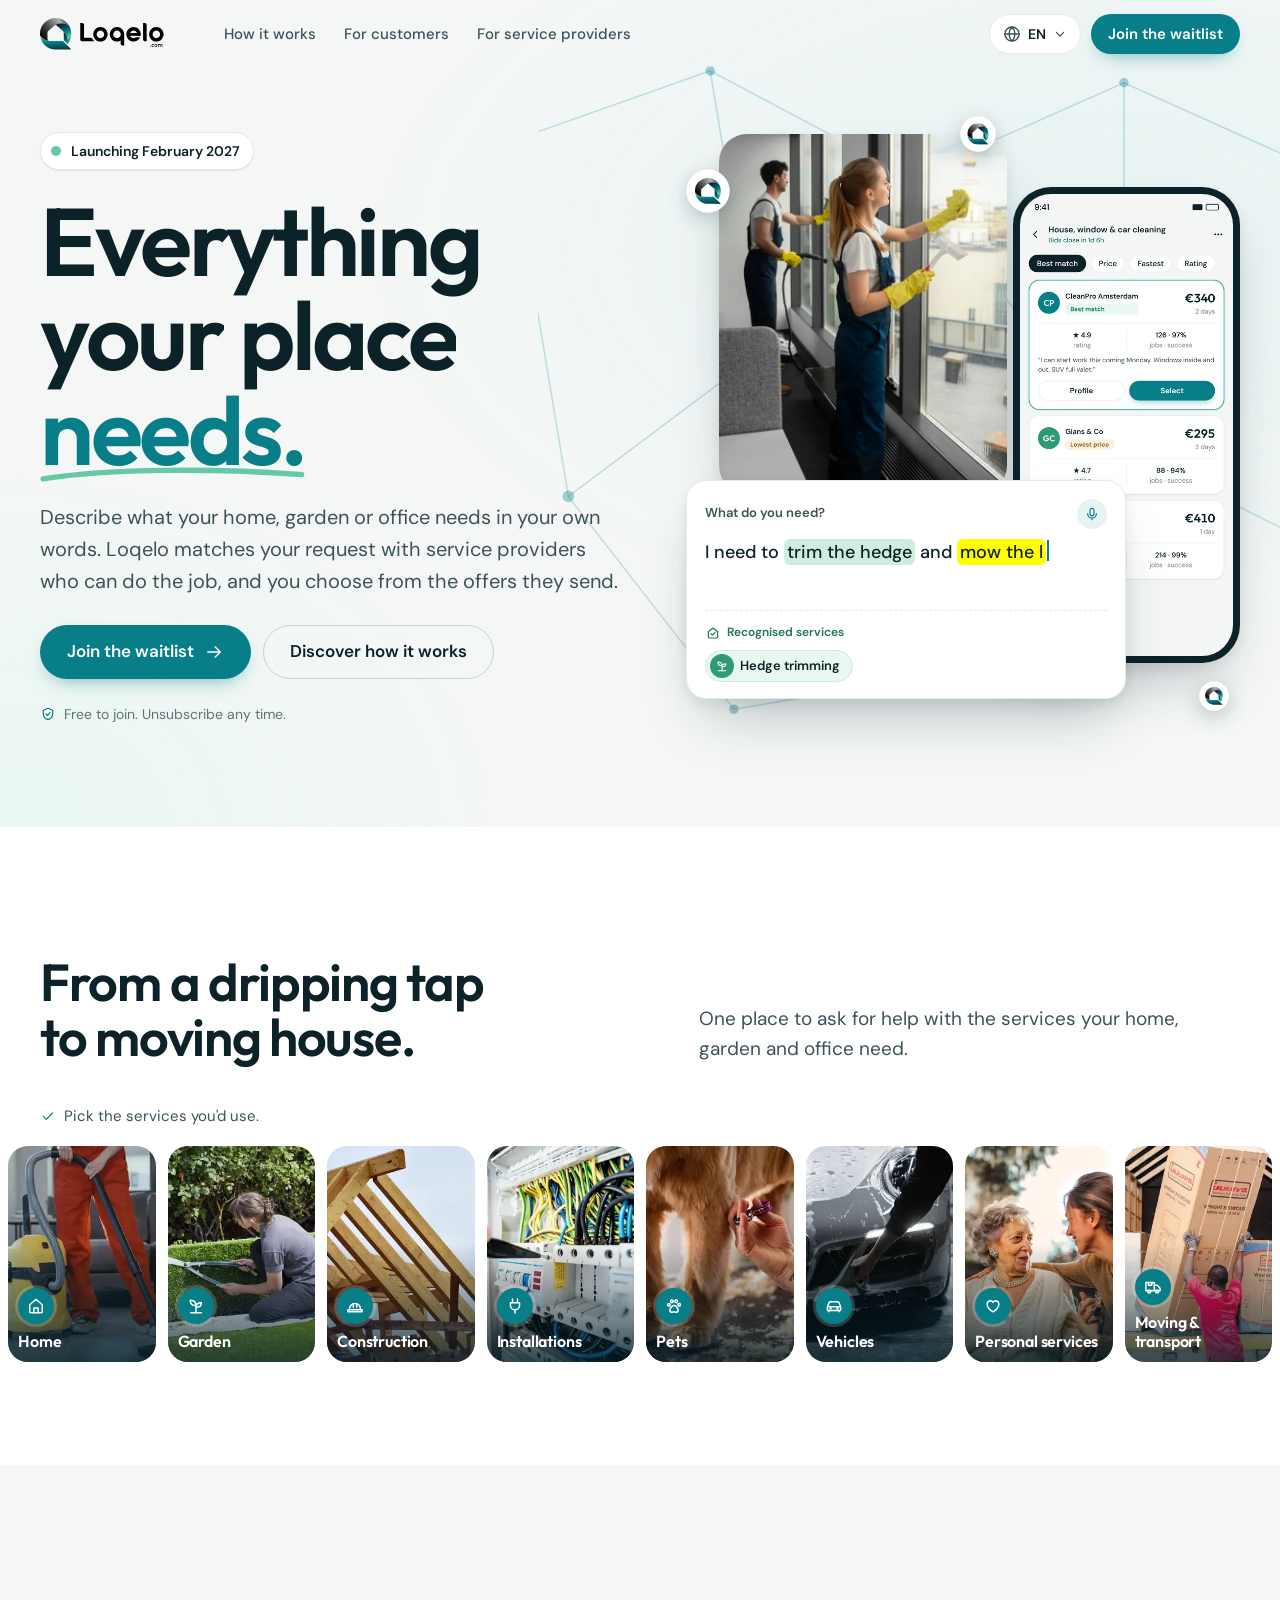
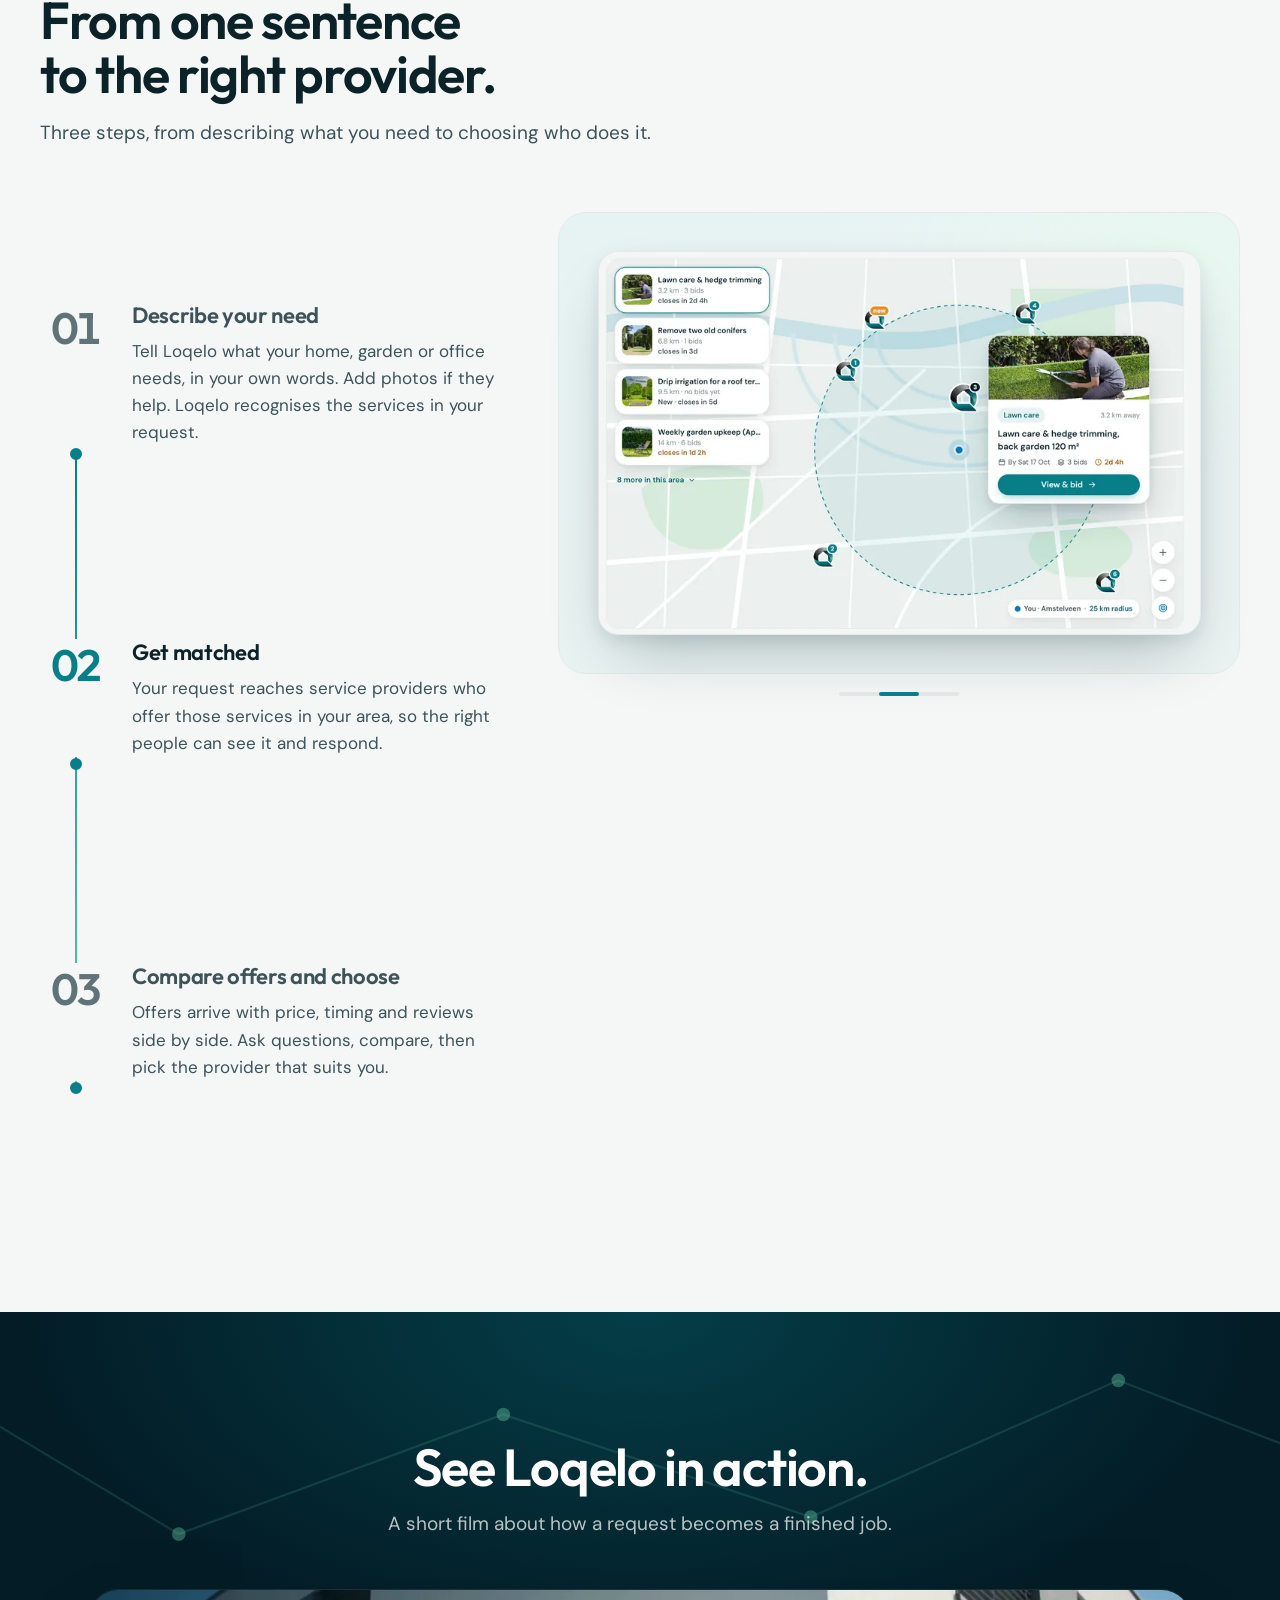
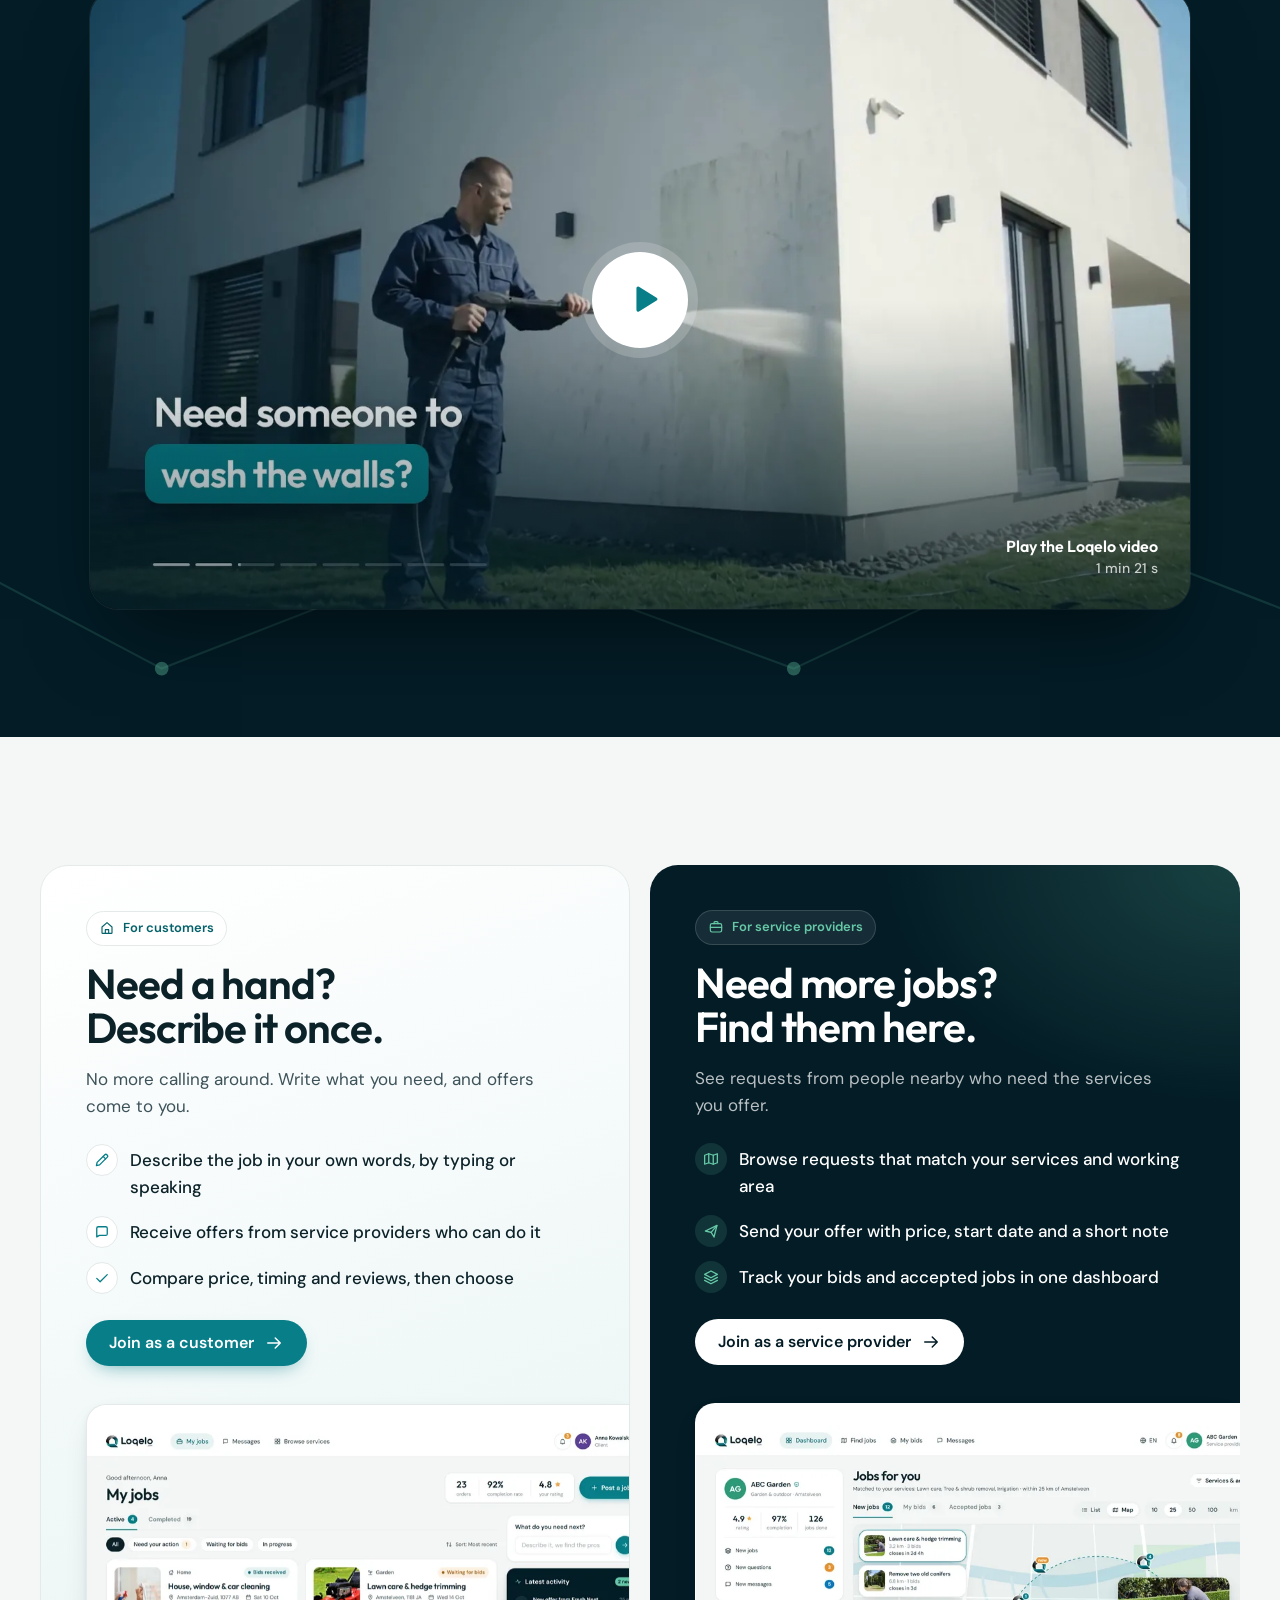
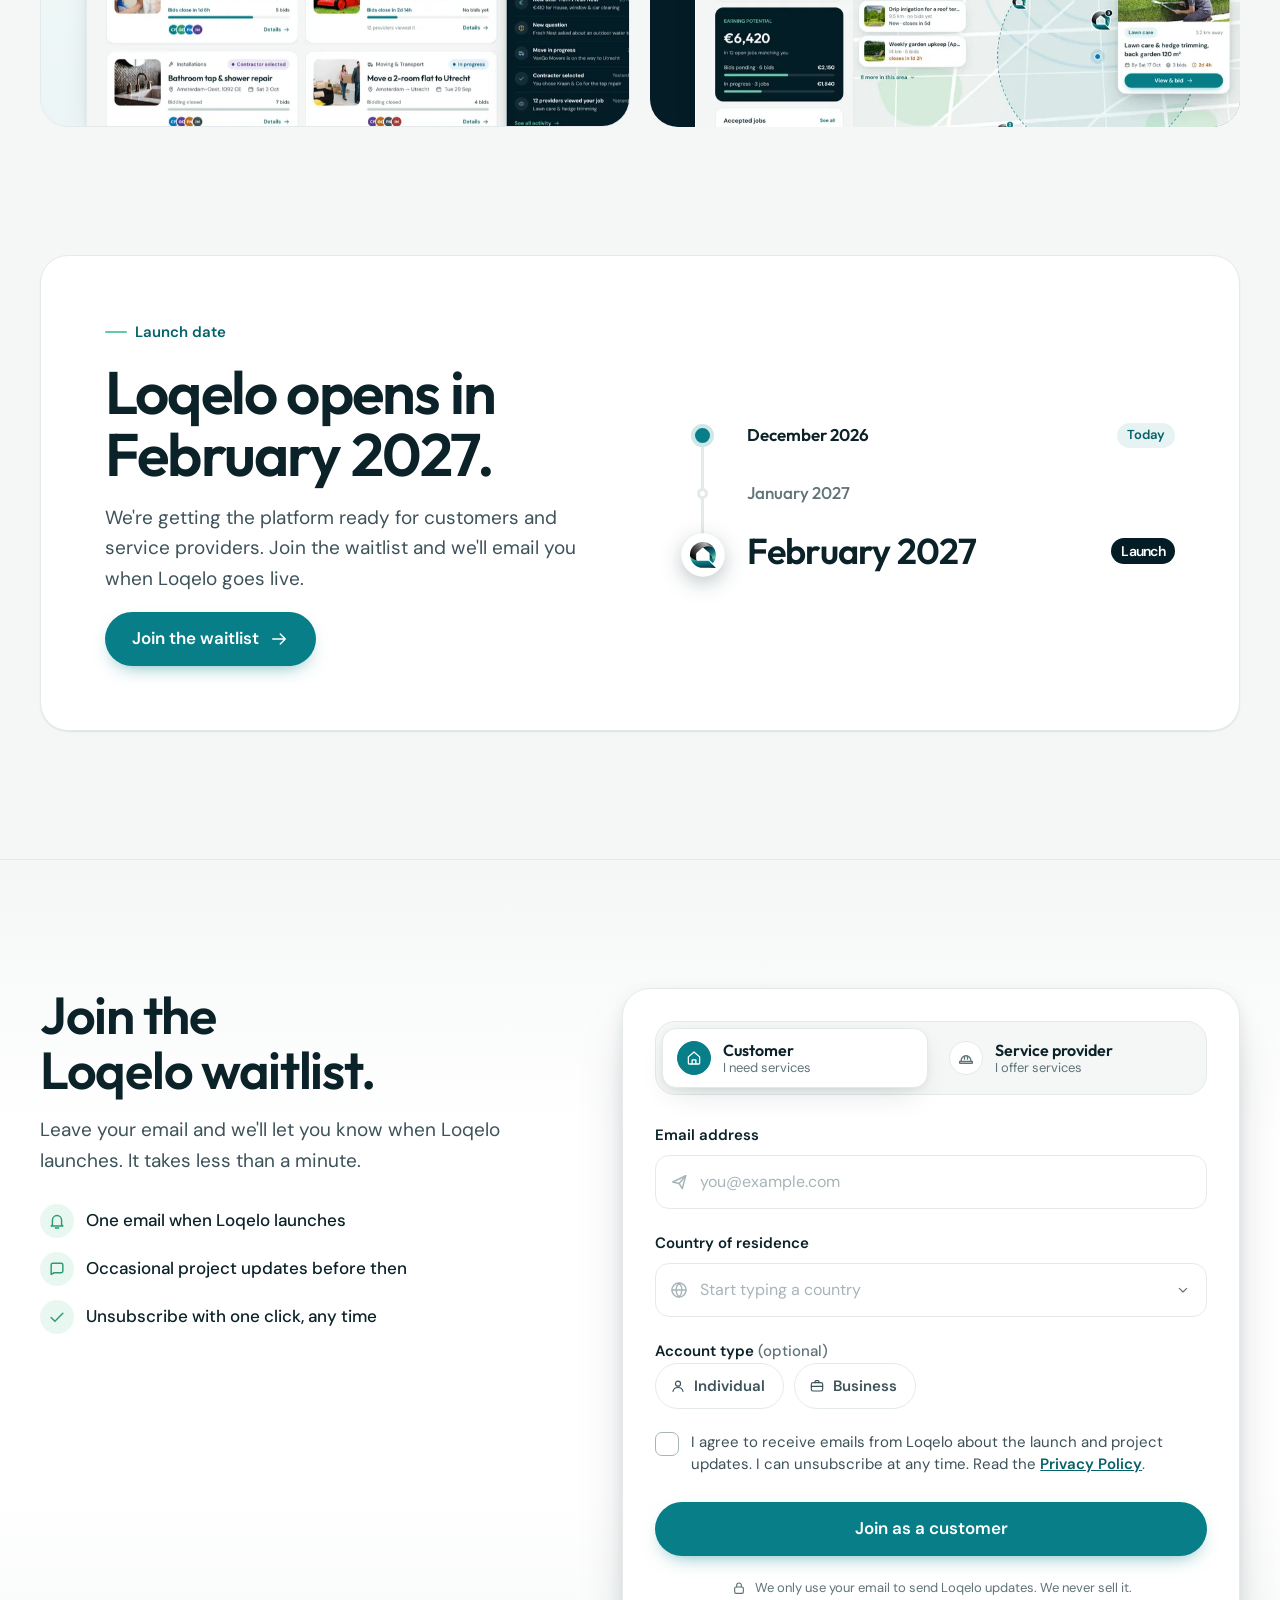
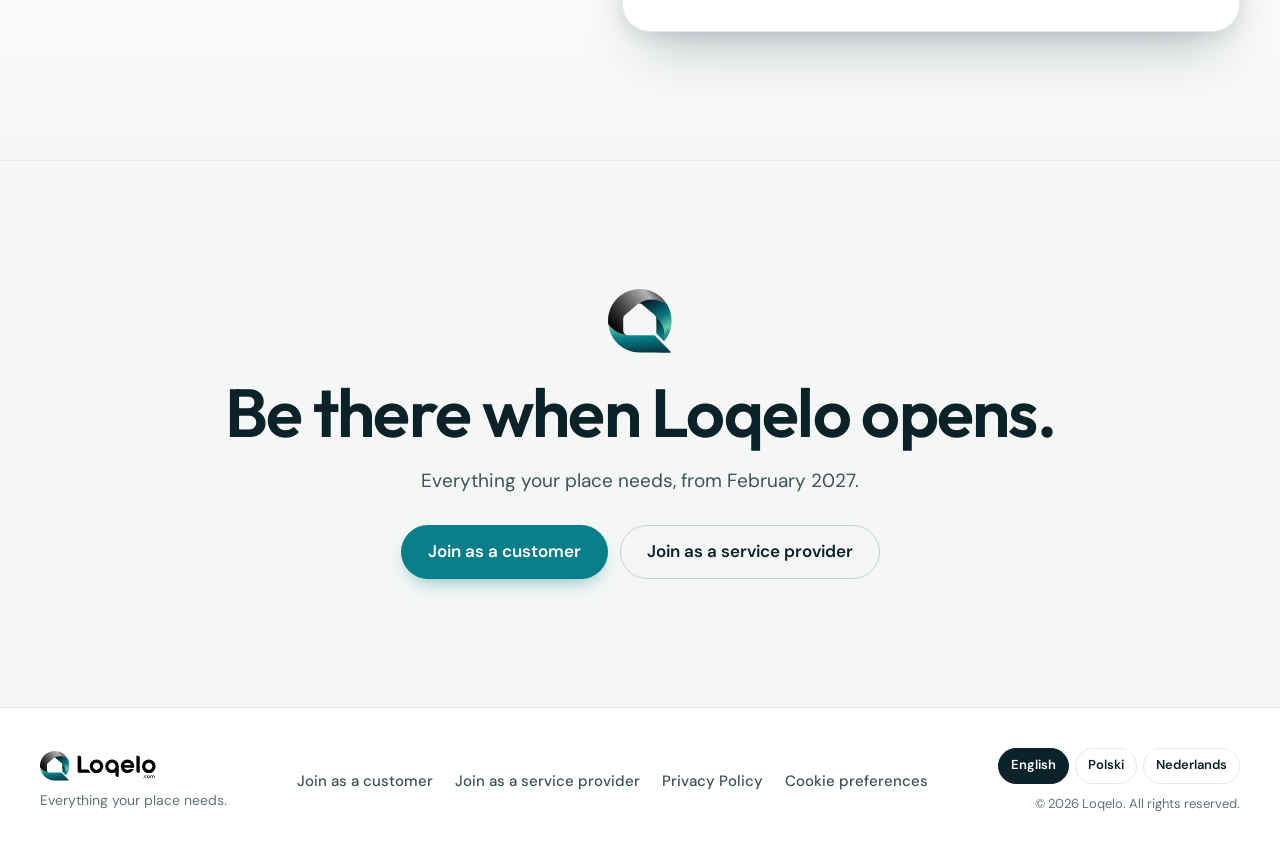
<file: index.html>
<!doctype html>
<html lang="en" dir="ltr">
<head>
<meta charset="utf-8">
<meta name="viewport" content="width=device-width, initial-scale=1, viewport-fit=cover">
<title data-i18n="meta.title">Loqelo – Everything your place needs. Launching February 2027</title>
<meta name="description" content="Loqelo connects people who need services for their home, garden or office with service providers who can do the job. Join the waitlist for the February 2027 launch." data-i18n-attr="content:meta.description">
<link rel="canonical" href="https://loqelo.com/">
<meta name="robots" content="noindex">
<link rel="alternate" hreflang="en" href="https://loqelo.com/?lang=en">
<link rel="alternate" hreflang="pl" href="https://loqelo.com/?lang=pl">
<link rel="alternate" hreflang="nl" href="https://loqelo.com/?lang=nl">
<link rel="alternate" hreflang="x-default" href="https://loqelo.com/">
<meta name="theme-color" content="#F4F7F6">


<meta property="og:type" content="website">
<meta property="og:site_name" content="Loqelo">
<meta property="og:url" content="https://loqelo.com/">
<meta property="og:title" content="Loqelo – Everything your place needs.">
<meta property="og:description" content="A platform connecting people with service providers for their home, garden and office. Launching February 2027. Join the waitlist.">
<meta property="og:image" content="https://loqelo.com/assets/img/og-image.jpg">
<meta property="og:image:width" content="1200">
<meta property="og:image:height" content="630">
<meta property="og:image:alt" content="Loqelo logo with the tagline Everything your place needs. Launching February 2027.">
<meta name="twitter:card" content="summary_large_image">

<link rel="icon" href="favicon.ico" sizes="48x48">
<link rel="icon" href="favicon.svg" type="image/svg+xml">
<link rel="apple-touch-icon" href="apple-touch-icon.png">
<link rel="manifest" href="site.webmanifest">

<link rel="preload" href="assets/fonts/outfit-var.woff2" as="font" type="font/woff2" crossorigin>
<link rel="preload" href="assets/fonts/dmsans-var.woff2" as="font" type="font/woff2" crossorigin>
<link rel="preload" as="image" href="assets/img/hero-600.webp" imagesrcset="assets/img/hero-600.webp 600w, assets/img/hero-1000.webp 1000w" imagesizes="(min-width: 1024px) 300px, 50vw">

<script>
/* Pick the language before first paint so visitors never see a flash of the wrong language. */
(function(){var s=['en','pl','nl'],l=null;try{var q=new URLSearchParams(location.search).get('lang');if(q&&s.indexOf(q)>-1)l=q;if(!l)l=localStorage.getItem('loqelo_lang');}catch(e){}
if(!l||s.indexOf(l)<0){var n=(navigator.languages||[navigator.language||'en']);for(var i=0;i<n.length;i++){var c=(n[i]||'').slice(0,2).toLowerCase();if(s.indexOf(c)>-1){l=c;break;}}}
l=l||'en';document.documentElement.lang=l;document.documentElement.setAttribute('data-lang',l);if(l!=='en')document.documentElement.classList.add('i18n-pending');
document.documentElement.classList.add('js');})();
</script>
<script src="config.js"></script>
<link rel="stylesheet" href="assets/css/styles.css">
<script type="application/ld+json">
{"@context":"https://schema.org","@type":"Organization","name":"Loqelo","url":"https://loqelo.com/","logo":"https://loqelo.com/icon-512.png","slogan":"Everything your place needs."}
</script>
</head>
<body>
<a class="skip" href="#main" data-i18n="a11y.skip">Skip to content</a>

<!-- ============ HEADER ============ -->
<header class="hdr" id="top">
  <div class="wrap hdr__in">
    <a aria-label="Loqelo home" class="hdr__logo" href="#top" data-i18n-attr="aria-label:a11y.home">
      <img src="assets/img/loqelo-logo.svg" width="132" height="34" alt="Loqelo">
    </a>
    <nav class="hdr__nav" aria-label="Main">
      <a href="#how" data-i18n="nav.how">How it works</a>
      <a href="#customers" data-i18n="nav.customers">For customers</a>
      <a href="#providers" data-i18n="nav.providers">For service providers</a>
    </nav>
    <div class="hdr__end">
      <div class="lang" data-lang-picker>
        <button aria-label="Language" class="lang__btn" type="button" aria-haspopup="listbox" aria-expanded="false" data-i18n-attr="aria-label:a11y.language">
          <svg class="ic" aria-hidden="true"><use href="#i-globe"/></svg><span class="lang__cur">EN</span><svg class="ic ic--s" aria-hidden="true"><use href="#i-chevDown"/></svg>
        </button>
        <ul class="lang__list" role="listbox" hidden></ul>
      </div>
      <a class="btn btn--primary btn--sm hdr__cta" href="#waitlist" data-cta="header" data-i18n="nav.join">Join the waitlist</a>
      <button aria-label="Open menu" class="hdr__burger" type="button" aria-expanded="false" aria-controls="mnav" data-i18n-attr="aria-label:a11y.menuOpen">
        <span></span><span></span>
      </button>
    </div>
  </div>
  <div class="mnav" id="mnav" hidden>
    <nav class="wrap mnav__in" aria-label="Mobile">
      <a href="#how" data-i18n="nav.how">How it works</a>
      <a href="#customers" data-i18n="nav.customers">For customers</a>
      <a href="#providers" data-i18n="nav.providers">For service providers</a>
      <div class="mnav__lang" data-lang-inline></div>
      <a class="btn btn--primary btn--block" href="#waitlist" data-cta="mobile_menu" data-i18n="nav.join">Join the waitlist</a>
    </nav>
  </div>
</header>

<main id="main">

<!-- ============ HERO ============ -->
<section class="hero" aria-labelledby="hero-title">
  <svg class="net net--hero" aria-hidden="true" viewBox="0 0 800 700" preserveAspectRatio="xMidYMid slice">
    <g class="net__lines">
      <path d="M40 120 L210 60 L380 150 L560 70 L760 160"/>
      <path d="M210 60 L250 300 L380 150"/>
      <path d="M250 300 L90 420 L230 600 L470 560 L560 380 L380 150"/>
      <path d="M560 380 L740 470 L700 650"/>
      <path d="M560 70 L560 380"/>
      <path d="M90 420 L40 120"/>
    </g>
    <g class="net__dots">
      <circle cx="40" cy="120" r="4"/><circle cx="210" cy="60" r="4"/><circle cx="380" cy="150" r="5"/><circle cx="560" cy="70" r="4"/>
      <circle cx="760" cy="160" r="4"/><circle cx="250" cy="300" r="4"/><circle cx="90" cy="420" r="5"/><circle cx="230" cy="600" r="4"/>
      <circle cx="470" cy="560" r="4"/><circle cx="560" cy="380" r="5"/><circle cx="740" cy="470" r="4"/><circle cx="700" cy="650" r="4"/>
    </g>
  </svg>

  <div class="wrap hero__grid">
    <div class="hero__copy">
      <p class="badge"><span class="badge__dot" aria-hidden="true"></span><span data-i18n="hero.badge">Launching February 2027</span></p>
      <h1 class="hero__title" id="hero-title"><span data-i18n="hero.titleA">Everything your place</span> <span class="hero__accent"><span data-i18n="hero.titleB">needs.</span><svg class="swash" viewBox="0 0 300 18" preserveAspectRatio="none" aria-hidden="true"><path d="M3 13 C 80 3, 200 3, 297 9"/></svg></span></h1>
      <p class="hero__lead" data-i18n="hero.lead">Describe what your home, garden or office needs in your own words. Loqelo matches your request with service providers who can do the job, and you choose from the offers they send.</p>
      <div class="hero__ctas">
        <a class="btn btn--primary btn--lg" href="#waitlist" data-cta="hero"><span data-i18n="hero.ctaPrimary">Join the waitlist</span><svg class="ic" aria-hidden="true"><use href="#i-arrowRight"/></svg></a>
        <a class="btn btn--ghost btn--lg" href="#how" data-cta="hero_how" data-i18n="hero.ctaSecondary">Discover how it works</a>
      </div>
      <p class="hero__note"><svg class="ic ic--s" aria-hidden="true"><use href="#i-shield"/></svg><span data-i18n="hero.note">Free to join. Unsubscribe any time.</span></p>
    </div>

    <div class="stage" aria-hidden="false">
      <figure class="stage__photo">
        <img src="assets/img/hero-600.webp" srcset="assets/img/hero-600.webp 600w, assets/img/hero-1000.webp 1000w" sizes="(min-width: 1024px) 300px, 50vw" width="600" height="750" alt="Two service providers cleaning large office windows" data-i18n-attr="alt:hero.photoAlt" fetchpriority="high">
      </figure>
      <figure class="stage__phone phone">
        <img src="assets/img/phone-m2-420.webp" srcset="assets/img/phone-m2-420.webp 420w, assets/img/phone-m2-780.webp 780w" sizes="(min-width: 1024px) 230px, 40vw" width="420" height="909" alt="Loqelo mobile app showing offers from three service providers, sorted by best match" data-i18n-attr="alt:hero.phoneAlt">
      </figure>
      <img class="pin pin--a" src="assets/img/pin.svg" width="44" height="44" alt="">
      <img class="pin pin--b" src="assets/img/pin.svg" width="36" height="36" alt="">
      <img class="pin pin--c" src="assets/img/pin.svg" width="30" height="30" alt="">

      <div class="describe" data-demo>
        <div class="describe__head">
          <span data-i18n="hero.demoLabel">What do you need?</span>
          <span class="describe__mic"><svg class="ic ic--s" aria-hidden="true"><use href="#i-mic"/></svg></span>
        </div>
        <p class="describe__text" aria-live="off"><span class="describe__typed"></span><span class="caret" aria-hidden="true"></span></p>
        <div class="describe__foot">
          <span class="describe__found"><svg class="ic ic--s" aria-hidden="true"><use href="#i-match"/></svg><span data-i18n="hero.demoFound">Recognised services</span></span>
          <div class="describe__chips"></div>
        </div>
      </div>
    </div>
  </div>
</section>

<!-- ============ CATEGORIES ============ -->
<section class="cats" aria-labelledby="cats-title">
  <div class="wrap">
    <div class="cats__head">
      <h2 class="h2" id="cats-title" data-i18n="cats.title">From a dripping tap to moving house.</h2>
      <p class="lead" data-i18n="cats.lead">One place to ask for help with the services your home, garden and office need.</p>
    </div>
      <p class="cats__hint" id="cats-hint"><svg class="ic ic--s" aria-hidden="true"><use href="#i-check"/></svg><span data-i18n="cats.hint">Pick the services you'd use.</span></p>
    
  </div>
  <ul class="cats__rail" role="list" aria-labelledby="cats-title" aria-describedby="cats-hint">
    <li class="cat"><button class="cat__btn" type="button" aria-pressed="false" data-cat="home"><img src="assets/img/cat-home-300.webp" srcset="assets/img/cat-home-300.webp 300w, assets/img/cat-home.webp 540w" sizes="(min-width: 1180px) 140px, 44vw" width="540" height="680" alt="" loading="lazy" decoding="async"><span class="cat__check" aria-hidden="true"><svg viewBox="0 0 24 24"><path d="M5 12.5l4.5 4.5L19 7.5"/></svg></span><span class="cat__lbl"><span class="cat__ic"><svg class="ic" aria-hidden="true"><use href="#i-house"/></svg></span><span data-i18n="cats.home">Home</span></span></button></li>
    <li class="cat"><button class="cat__btn" type="button" aria-pressed="false" data-cat="garden"><img src="assets/img/cat-garden-300.webp" srcset="assets/img/cat-garden-300.webp 300w, assets/img/cat-garden.webp 540w" sizes="(min-width: 1180px) 140px, 44vw" width="540" height="680" alt="" loading="lazy" decoding="async"><span class="cat__check" aria-hidden="true"><svg viewBox="0 0 24 24"><path d="M5 12.5l4.5 4.5L19 7.5"/></svg></span><span class="cat__lbl"><span class="cat__ic"><svg class="ic" aria-hidden="true"><use href="#i-sprout"/></svg></span><span data-i18n="cats.garden">Garden</span></span></button></li>
    <li class="cat"><button class="cat__btn" type="button" aria-pressed="false" data-cat="construction"><img src="assets/img/cat-build-300.webp" srcset="assets/img/cat-build-300.webp 300w, assets/img/cat-build.webp 540w" sizes="(min-width: 1180px) 140px, 44vw" width="540" height="680" alt="" loading="lazy" decoding="async"><span class="cat__check" aria-hidden="true"><svg viewBox="0 0 24 24"><path d="M5 12.5l4.5 4.5L19 7.5"/></svg></span><span class="cat__lbl"><span class="cat__ic"><svg class="ic" aria-hidden="true"><use href="#i-helmet"/></svg></span><span data-i18n="cats.construction">Construction</span></span></button></li>
    <li class="cat"><button class="cat__btn" type="button" aria-pressed="false" data-cat="installations"><img src="assets/img/cat-inst-300.webp" srcset="assets/img/cat-inst-300.webp 300w, assets/img/cat-inst.webp 540w" sizes="(min-width: 1180px) 140px, 44vw" width="540" height="680" alt="" loading="lazy" decoding="async"><span class="cat__check" aria-hidden="true"><svg viewBox="0 0 24 24"><path d="M5 12.5l4.5 4.5L19 7.5"/></svg></span><span class="cat__lbl"><span class="cat__ic"><svg class="ic" aria-hidden="true"><use href="#i-plug"/></svg></span><span data-i18n="cats.installations">Installations</span></span></button></li>
    <li class="cat"><button class="cat__btn" type="button" aria-pressed="false" data-cat="pets"><img src="assets/img/cat-pets-300.webp" srcset="assets/img/cat-pets-300.webp 300w, assets/img/cat-pets.webp 540w" sizes="(min-width: 1180px) 140px, 44vw" width="540" height="680" alt="" loading="lazy" decoding="async"><span class="cat__check" aria-hidden="true"><svg viewBox="0 0 24 24"><path d="M5 12.5l4.5 4.5L19 7.5"/></svg></span><span class="cat__lbl"><span class="cat__ic"><svg class="ic" aria-hidden="true"><use href="#i-paw"/></svg></span><span data-i18n="cats.pets">Pets</span></span></button></li>
    <li class="cat"><button class="cat__btn" type="button" aria-pressed="false" data-cat="vehicles"><img src="assets/img/cat-vehicles-300.webp" srcset="assets/img/cat-vehicles-300.webp 300w, assets/img/cat-vehicles.webp 540w" sizes="(min-width: 1180px) 140px, 44vw" width="540" height="680" alt="" loading="lazy" decoding="async"><span class="cat__check" aria-hidden="true"><svg viewBox="0 0 24 24"><path d="M5 12.5l4.5 4.5L19 7.5"/></svg></span><span class="cat__lbl"><span class="cat__ic"><svg class="ic" aria-hidden="true"><use href="#i-car"/></svg></span><span data-i18n="cats.vehicles">Vehicles</span></span></button></li>
    <li class="cat"><button class="cat__btn" type="button" aria-pressed="false" data-cat="personal"><img src="assets/img/cat-care-300.webp" srcset="assets/img/cat-care-300.webp 300w, assets/img/cat-care.webp 540w" sizes="(min-width: 1180px) 140px, 44vw" width="540" height="680" alt="" loading="lazy" decoding="async"><span class="cat__check" aria-hidden="true"><svg viewBox="0 0 24 24"><path d="M5 12.5l4.5 4.5L19 7.5"/></svg></span><span class="cat__lbl"><span class="cat__ic"><svg class="ic" aria-hidden="true"><use href="#i-care"/></svg></span><span data-i18n="cats.personal">Personal services</span></span></button></li>
    <li class="cat"><button class="cat__btn" type="button" aria-pressed="false" data-cat="moving"><img src="assets/img/cat-moving-300.webp" srcset="assets/img/cat-moving-300.webp 300w, assets/img/cat-moving.webp 540w" sizes="(min-width: 1180px) 140px, 44vw" width="540" height="680" alt="" loading="lazy" decoding="async"><span class="cat__check" aria-hidden="true"><svg viewBox="0 0 24 24"><path d="M5 12.5l4.5 4.5L19 7.5"/></svg></span><span class="cat__lbl"><span class="cat__ic"><svg class="ic" aria-hidden="true"><use href="#i-boxtruck"/></svg></span><span data-i18n="cats.moving">Moving &amp; transport</span></span></button></li>
  </ul>
  <div class="wrap">
    <div class="cats__bar" data-cats-bar hidden>
      <p class="cats__count" aria-live="polite"><span class="cats__num">0</span> <span data-i18n="cats.selected">selected</span><span class="cats__ask" data-i18n="cats.ask"> Want to know when Loqelo launches?</span></p>
      <div class="cats__actions">
        <button class="link cats__clear" type="button" data-cats-clear data-i18n="cats.clear">Clear</button>
        <a class="btn btn--primary btn--sm" href="#waitlist" data-cta="categories" data-audience="customer"><span data-i18n="cats.cta">Join the waitlist</span><svg class="ic" aria-hidden="true"><use href="#i-arrowRight"/></svg></a>
      </div>
    </div>
  </div>
</section>

<!-- ============ HOW IT WORKS ============ -->
<section class="how" id="how" aria-labelledby="how-title">
  <div class="wrap">
    <div class="how__head">
      <h2 class="h2" id="how-title" data-i18n="how.title">From one sentence to the right provider.</h2>
      <p class="lead" data-i18n="how.lead">Three steps, from describing what you need to choosing who does it.</p>
    </div>
    <div class="how__grid">
      <ol class="steps" role="list">
        <li class="step is-active" data-step="0">
          <span class="step__num" aria-hidden="true">01</span>
          <div class="step__body">
            <h3 class="h3"><span class="vh"><span data-i18n="how.stepLabel">Step</span> 1: </span><span data-i18n="how.s1t">Describe your need</span></h3>
            <p data-i18n="how.s1d">Tell Loqelo what your home, garden or office needs, in your own words. Add photos if they help. Loqelo recognises the services in your request.</p>
          </div>
          <figure class="step__shot shot"><img src="assets/img/step-describe-800.webp" srcset="assets/img/step-describe-800.webp 800w, assets/img/step-describe-1400.webp 1400w" sizes="(min-width: 1024px) 1px, 92vw" width="800" height="346" loading="lazy" decoding="async" alt="Loqelo job form with a typed request and the recognised services: cleaning, window cleaning and car washing" data-i18n-attr="alt:how.s1alt"></figure>
        </li>
        <li class="step" data-step="1">
          <span class="step__num" aria-hidden="true">02</span>
          <div class="step__body">
            <h3 class="h3"><span class="vh"><span data-i18n="how.stepLabel">Step</span> 2: </span><span data-i18n="how.s2t">Get matched</span></h3>
            <p data-i18n="how.s2d">Your request reaches service providers who offer those services in your area, so the right people can see it and respond.</p>
          </div>
          <figure class="step__shot shot"><img src="assets/img/step-match-800.webp" srcset="assets/img/step-match-800.webp 800w, assets/img/step-match-1400.webp 1400w" sizes="(min-width: 1024px) 1px, 92vw" width="800" height="508" loading="lazy" decoding="async" alt="Loqelo provider view with a map of nearby requests matching their services" data-i18n-attr="alt:how.s2alt"></figure>
        </li>
        <li class="step" data-step="2">
          <span class="step__num" aria-hidden="true">03</span>
          <div class="step__body">
            <h3 class="h3"><span class="vh"><span data-i18n="how.stepLabel">Step</span> 3: </span><span data-i18n="how.s3t">Compare offers and choose</span></h3>
            <p data-i18n="how.s3d">Offers arrive with price, timing and reviews side by side. Ask questions, compare, then pick the provider that suits you.</p>
          </div>
          <figure class="step__shot shot"><img src="assets/img/step-offers-800.webp" srcset="assets/img/step-offers-800.webp 800w, assets/img/step-offers-1400.webp 1400w" sizes="(min-width: 1024px) 1px, 92vw" width="800" height="497" loading="lazy" decoding="async" alt="Loqelo offers screen comparing five offers with a price range chart" data-i18n-attr="alt:how.s3alt"></figure>
        </li>
      </ol>
      <div class="how__viewer" aria-hidden="true">
        <div class="how__frame">
          <img class="is-active" src="assets/img/step-describe-800.webp" srcset="assets/img/step-describe-800.webp 800w, assets/img/step-describe-1400.webp 1400w" sizes="(min-width: 1024px) 640px, 1px" width="1400" height="605" loading="lazy" decoding="async" alt="">
          <img src="assets/img/step-match-800.webp" srcset="assets/img/step-match-800.webp 800w, assets/img/step-match-1400.webp 1400w" sizes="(min-width: 1024px) 640px, 1px" width="1400" height="888" loading="lazy" decoding="async" alt="">
          <img src="assets/img/step-offers-800.webp" srcset="assets/img/step-offers-800.webp 800w, assets/img/step-offers-1400.webp 1400w" sizes="(min-width: 1024px) 640px, 1px" width="1400" height="870" loading="lazy" decoding="async" alt="">
        </div>
        <div class="how__progress"><span></span></div>
      </div>
    </div>
  </div>
</section>

<!-- ============ VIDEO ============ -->
<section class="film" id="film" aria-labelledby="film-title">
  <svg class="net net--film" aria-hidden="true" viewBox="0 0 1200 600" preserveAspectRatio="xMidYMid slice">
    <g class="net__lines">
      <path d="M0 90 L180 40 L330 130 L520 60 L700 120 L880 40 L1060 110 L1200 70"/>
      <path d="M0 520 L150 470 L320 560 L500 490 L690 560 L860 480 L1040 550 L1200 500"/>
      <path d="M180 40 L150 470"/><path d="M1060 110 L1040 550"/>
    </g>
    <g class="net__dots">
      <circle cx="180" cy="40" r="4"/><circle cx="330" cy="130" r="4"/><circle cx="520" cy="60" r="4"/><circle cx="700" cy="120" r="4"/><circle cx="880" cy="40" r="4"/><circle cx="1060" cy="110" r="4"/>
      <circle cx="150" cy="470" r="4"/><circle cx="320" cy="560" r="4"/><circle cx="500" cy="490" r="4"/><circle cx="690" cy="560" r="4"/><circle cx="860" cy="480" r="4"/><circle cx="1040" cy="550" r="4"/>
    </g>
  </svg>
  <div class="wrap film__in">
    <div class="film__head">
      <h2 class="h2" id="film-title" data-i18n="video.title">See Loqelo in action.</h2>
      <p class="lead" data-i18n="video.lead">A short film about how a request becomes a finished job.</p>
    </div>
    <div class="player" data-player>
      <img class="player__poster" src="assets/video/poster-800.webp" srcset="assets/video/poster-800.webp 800w, assets/video/poster-1600.webp 1600w" sizes="(min-width: 1200px) 1100px, 94vw" width="1600" height="900" loading="lazy" decoding="async" alt="A man pressure-washing the wall of a modern house, with the caption: Need someone to wash the walls?" data-i18n-attr="alt:video.posterAlt">
      <button class="player__play" type="button">
        <span class="player__btn"><svg viewBox="0 0 24 24" aria-hidden="true"><path d="M8 5.5v13a1 1 0 0 0 1.5.86l10.5-6.5a1 1 0 0 0 0-1.72L9.5 4.64A1 1 0 0 0 8 5.5z"/></svg></span>
        <span class="player__meta"><span data-i18n="video.play">Play the Loqelo video</span><span class="player__dur" data-i18n="video.duration">1 min 21 s</span></span>
      </button>
    </div>
  </div>
</section>

<!-- ============ AUDIENCES ============ -->
<section class="aud" aria-label="Customers and service providers">
  <div class="wrap aud__grid">
    <article class="panel panel--cust" id="customers" aria-labelledby="cust-title">
      <div class="panel__copy">
        <p class="panel__tag"><svg class="ic ic--s" aria-hidden="true"><use href="#i-house"/></svg><span data-i18n="aud.custEyebrow">For customers</span></p>
        <h2 class="h2 h2--panel" id="cust-title" data-i18n="aud.custTitle">Need a hand? Describe it once.</h2>
        <p class="panel__lead" data-i18n="aud.custLead">No more calling around. Write what you need, and offers come to you.</p>
        <ul class="ticks" role="list">
          <li><svg class="ic" aria-hidden="true"><use href="#i-edit"/></svg><span data-i18n="aud.cust1">Describe the job in your own words, by typing or speaking</span></li>
          <li><svg class="ic" aria-hidden="true"><use href="#i-message"/></svg><span data-i18n="aud.cust2">Receive offers from service providers who can do it</span></li>
          <li><svg class="ic" aria-hidden="true"><use href="#i-check"/></svg><span data-i18n="aud.cust3">Compare price, timing and reviews, then choose</span></li>
        </ul>
        <a class="btn btn--primary" href="#waitlist" data-cta="panel_customer" data-audience="customer"><span data-i18n="aud.custCta">Join as a customer</span><svg class="ic" aria-hidden="true"><use href="#i-arrowRight"/></svg></a>
      </div>
      <figure class="panel__shot shot"><img src="assets/img/screen-client-900.webp" srcset="assets/img/screen-client-900.webp 900w, assets/img/screen-client-1600.webp 1600w" sizes="(min-width: 1024px) 560px, 92vw" width="900" height="640" loading="lazy" decoding="async" alt="Loqelo customer dashboard listing active jobs, with offers and latest activity" data-i18n-attr="alt:aud.custAlt"></figure>
    </article>

    <article class="panel panel--prov" id="providers" aria-labelledby="prov-title">
      <div class="panel__copy">
        <p class="panel__tag"><svg class="ic ic--s" aria-hidden="true"><use href="#i-briefcase"/></svg><span data-i18n="aud.provEyebrow">For service providers</span></p>
        <h2 class="h2 h2--panel" id="prov-title" data-i18n="aud.provTitle">Need more jobs? Find them here.</h2>
        <p class="panel__lead" data-i18n="aud.provLead">See requests from people nearby who need the services you offer.</p>
        <ul class="ticks" role="list">
          <li><svg class="ic" aria-hidden="true"><use href="#i-map"/></svg><span data-i18n="aud.prov1">Browse requests that match your services and working area</span></li>
          <li><svg class="ic" aria-hidden="true"><use href="#i-send"/></svg><span data-i18n="aud.prov2">Send your offer with price, start date and a short note</span></li>
          <li><svg class="ic" aria-hidden="true"><use href="#i-layers"/></svg><span data-i18n="aud.prov3">Track your bids and accepted jobs in one dashboard</span></li>
        </ul>
        <a class="btn btn--light" href="#waitlist" data-cta="panel_provider" data-audience="provider"><span data-i18n="aud.provCta">Join as a service provider</span><svg class="ic" aria-hidden="true"><use href="#i-arrowRight"/></svg></a>
      </div>
      <figure class="panel__shot shot"><img src="assets/img/screen-provider-900.webp" srcset="assets/img/screen-provider-900.webp 900w, assets/img/screen-provider-1600.webp 1600w" sizes="(min-width: 1024px) 560px, 92vw" width="900" height="640" loading="lazy" decoding="async" alt="Loqelo service provider dashboard with matching jobs on a map" data-i18n-attr="alt:aud.provAlt"></figure>
    </article>
  </div>
</section>

<!-- ============ LAUNCH ============ -->
<section class="launch" aria-labelledby="launch-title">
  <div class="wrap"><div class="launch__in">
    <div class="launch__copy">
      <p class="launch__kicker" data-i18n="launch.kicker">Launch date</p>
      <h2 class="launch__title" id="launch-title" data-i18n="launch.title">Loqelo opens in February 2027.</h2>
      <p class="lead" data-i18n="launch.lead">We're getting the platform ready for customers and service providers. Join the waitlist and we'll email you when Loqelo goes live.</p>
      <a class="btn btn--primary btn--lg" href="#waitlist" data-cta="launch"><span data-i18n="launch.cta">Join the waitlist</span><svg class="ic" aria-hidden="true"><use href="#i-arrowRight"/></svg></a>
    </div>
    <div class="timeline" data-timeline aria-hidden="true">
      <div class="timeline__track"><span class="timeline__fill"></span></div>
      <ol class="timeline__months"></ol>
    </div>
  </div></div>
</section>

<!-- ============ WAITLIST ============ -->
<section class="wl" id="waitlist" aria-labelledby="wl-title">
  <div class="wrap wl__grid">
    <div class="wl__copy">
      <h2 class="h2" id="wl-title" data-i18n="form.title">Join the Loqelo waitlist.</h2>
      <p class="lead" data-i18n="form.lead">Leave your email and we'll let you know when Loqelo launches. It takes less than a minute.</p>
      <ul class="wl__points" role="list">
        <li><svg class="ic" aria-hidden="true"><use href="#i-bell"/></svg><span data-i18n="form.point1">One email when Loqelo launches</span></li>
        <li><svg class="ic" aria-hidden="true"><use href="#i-message"/></svg><span data-i18n="form.point2">Occasional project updates before then</span></li>
        <li><svg class="ic" aria-hidden="true"><use href="#i-check"/></svg><span data-i18n="form.point3">Unsubscribe with one click, any time</span></li>
      </ul>
    </div>

    <div class="card wl__card">
      <div aria-label="I'm joining as" class="seg" role="tablist" data-i18n-attr="aria-label:form.tabsLabel">
        <span class="seg__ind" aria-hidden="true"></span>
        <button class="seg__btn" role="tab" id="tab-customer" aria-controls="wl-panel" aria-selected="true" data-aud="customer" type="button">
          <svg class="ic" aria-hidden="true"><use href="#i-house"/></svg>
          <span><strong data-i18n="form.tabCustomer">Customer</strong><small data-i18n="form.tabCustomerSub">I need services</small></span>
        </button>
        <button class="seg__btn" role="tab" id="tab-provider" aria-controls="wl-panel" aria-selected="false" tabindex="-1" data-aud="provider" type="button">
          <svg class="ic" aria-hidden="true"><use href="#i-helmet"/></svg>
          <span><strong data-i18n="form.tabProvider">Service provider</strong><small data-i18n="form.tabProviderSub">I offer services</small></span>
        </button>
      </div>

      <div class="wl__panel" id="wl-panel" role="tabpanel" aria-labelledby="tab-customer">
      <form class="form" id="wl-form" novalidate data-audience="customer">
        <div class="form__alert" role="alert" hidden></div>

        <div class="field">
          <label class="field__lbl" for="f-email"><span data-i18n="form.email">Email address</span></label>
          <div class="field__ctl">
            <svg class="ic field__ic" aria-hidden="true"><use href="#i-send"/></svg>
            <input placeholder="you@example.com" id="f-email" name="email" type="email" inputmode="email" autocomplete="email" autocapitalize="off" spellcheck="false" required aria-describedby="f-email-err" data-i18n-attr="placeholder:form.emailPh" maxlength="254">
          </div>
          <p class="field__err" id="f-email-err" hidden></p>
        </div>

        <div class="field">
          <label class="field__lbl" for="f-country" id="f-country-lbl"><span data-i18n="form.countryCustomer" data-country-label>Country of residence</span></label>
          <div class="field__ctl combo" data-combo>
            <svg class="ic field__ic" aria-hidden="true"><use href="#i-globe"/></svg>
            <input placeholder="Start typing a country" id="f-country" type="text" role="combobox" aria-autocomplete="list" aria-expanded="false" aria-controls="f-country-list" autocomplete="off" required aria-describedby="f-country-err" data-i18n-attr="placeholder:form.countryPh">
            <input type="hidden" name="country" value="">
            <svg class="ic ic--s combo__chev" aria-hidden="true"><use href="#i-chevDown"/></svg>
            <ul class="combo__list" id="f-country-list" role="listbox" aria-labelledby="f-country-lbl" hidden></ul>
          </div>
          <p class="field__err" id="f-country-err" hidden></p>
        </div>

        <fieldset class="field field--set">
          <legend class="field__lbl"><span data-i18n="form.accountType">Account type</span> <span class="field__opt">(<span data-i18n="form.optional">optional</span>)</span></legend>
          <div class="chips">
            <label class="chip"><input type="radio" name="account_type" value="individual"><svg class="ic ic--s" aria-hidden="true"><use href="#i-user"/></svg><span data-i18n="form.individual">Individual</span></label>
            <label class="chip"><input type="radio" name="account_type" value="business"><svg class="ic ic--s" aria-hidden="true"><use href="#i-briefcase"/></svg><span data-i18n="form.business">Business</span></label>
          </div>
        </fieldset>

        <div class="field field--consent">
          <label class="consent">
            <input type="checkbox" name="consent" value="yes" required aria-describedby="f-consent-err">
            <span class="consent__box" aria-hidden="true"><svg viewBox="0 0 24 24"><path d="M5 12.5l4.5 4.5L19 7.5"/></svg></span>
            <span class="consent__txt" data-i18n-html="form.consent">I agree to receive emails from Loqelo about the launch and project updates. I can unsubscribe at any time. Read the <a href="privacy.html">Privacy Policy</a>.</span>
          </label>
          <p class="field__err" id="f-consent-err" hidden></p>
        </div>

        <!-- Spam protection: humans never see or fill this field. -->
        <div class="hp" aria-hidden="true">
          <label for="f-website">Website</label>
          <input id="f-website" type="text" name="website" tabindex="-1" autocomplete="off">
        </div>
        <input type="hidden" name="ts" value="">
        <div class="turnstile" data-turnstile></div>

        <button class="btn btn--primary btn--lg btn--block form__submit" type="submit">
          <span class="spin" aria-hidden="true"></span>
          <span class="form__submit-lbl" data-i18n="form.submitCustomer">Join as a customer</span>
        </button>
        <p class="form__note"><svg class="ic ic--s" aria-hidden="true"><use href="#i-lock"/></svg><span data-i18n="form.privacyNote">We only use your email to send Loqelo updates. We never sell it.</span></p>
      </form>

      <div class="done" hidden tabindex="-1">
        <span class="done__ic"><svg viewBox="0 0 24 24" aria-hidden="true"><path d="M5 12.5l4.5 4.5L19 7.5"/></svg></span>
        <h3 class="done__title"></h3>
        <p class="done__msg"></p>
        <p class="done__preview" hidden><svg class="ic ic--s" aria-hidden="true"><use href="#i-question"/></svg><span data-i18n="form.preview">Demo mode: this form didn't send anything. On the live site, this step adds you to the waitlist.</span></p>
        <div class="done__actions">
          <button class="btn btn--soft" type="button" data-again data-i18n="form.again">Register another email</button>
          <button class="link" type="button" data-cross></button>
        </div>
      </div>
      </div>
    </div>
  </div>
</section>

<!-- ============ FINAL CTA ============ -->
<section class="final" aria-labelledby="final-title">
  <div class="wrap final__in">
    <img class="final__mark" src="assets/img/loqelo-icon.svg" width="72" height="72" alt="" loading="lazy">
    <h2 class="h2" id="final-title" data-i18n="final.title">Be there when Loqelo opens.</h2>
    <p class="lead" data-i18n="final.lead">Everything your place needs, from February 2027.</p>
    <div class="final__ctas">
      <a class="btn btn--primary btn--lg" href="#waitlist" data-cta="final_customer" data-audience="customer" data-i18n="final.cust">Join as a customer</a>
      <a class="btn btn--ghost btn--lg" href="#waitlist" data-cta="final_provider" data-audience="provider" data-i18n="final.prov">Join as a service provider</a>
    </div>
  </div>
</section>
</main>

<footer class="ftr">
  <div class="wrap ftr__in">
    <div class="ftr__brand">
      <img src="assets/img/loqelo-logo.svg" width="116" height="30" alt="Loqelo" loading="lazy">
      <p data-i18n="footer.tagline">Everything your place needs.</p>
    </div>
    <nav class="ftr__nav" aria-label="Footer">
      <a href="#waitlist" data-audience="customer" data-cta="footer_customer" data-i18n="aud.custCta">Join as a customer</a>
      <a href="#waitlist" data-audience="provider" data-cta="footer_provider" data-i18n="aud.provCta">Join as a service provider</a>
      <a href="privacy.html" data-i18n="footer.privacy">Privacy Policy</a>
      <button type="button" class="link" data-cookie-prefs data-i18n="footer.cookies">Cookie preferences</button>
    </nav>
    <div class="ftr__end">
      <div class="ftr__lang" data-lang-inline></div>
      <p class="ftr__copy">© <span data-year>2026</span> Loqelo. <span data-i18n="footer.rights">All rights reserved.</span></p>
    </div>
  </div>
</footer>

<!-- Cookie consent -->
<div class="cookie" role="dialog" aria-modal="false" aria-labelledby="cookie-title" hidden>
  <p class="cookie__title" id="cookie-title" data-i18n="cookie.title">Cookies and analytics</p>
  <p class="cookie__text"><span data-i18n="cookie.text">With your permission, we use Google Analytics cookies to count visits and see which countries visitors come from. We never share what you type in our forms.</span> <a href="privacy.html" data-i18n="cookie.more">Privacy Policy</a></p>
  <div class="cookie__btns">
    <button class="btn btn--soft btn--sm" type="button" data-consent="denied" data-i18n="cookie.reject">Reject</button>
    <button class="btn btn--primary btn--sm" type="button" data-consent="granted" data-i18n="cookie.accept">Accept analytics</button>
  </div>
</div>

<!--ICONS--><svg xmlns="http://www.w3.org/2000/svg" style="display:none" aria-hidden="true"><symbol id="i-arrowRight" viewBox="0 0 24 24" fill="none" stroke="currentColor" stroke-width="1.75" stroke-linecap="round" stroke-linejoin="round"><path d="M4.5 12h15M13.5 6l6 6-6 6"/></symbol><symbol id="i-bell" viewBox="0 0 24 24" fill="none" stroke="currentColor" stroke-width="1.75" stroke-linecap="round" stroke-linejoin="round"><path d="M6.5 16.5V11a5.5 5.5 0 0 1 11 0v5.5l1.5 1.5H5z"/><path d="M10 20.5h4"/></symbol><symbol id="i-boxtruck" viewBox="0 0 24 24" fill="none" stroke="currentColor" stroke-width="1.75" stroke-linecap="round" stroke-linejoin="round"><path d="M3.5 6.5h10v10h-10zM13.5 10h3.8l3.2 3.5v3h-7"/><circle cx="7.5" cy="17.5" r="1.8"/><circle cx="17" cy="17.5" r="1.8"/><path d="M6.5 6.5v3.5h4V6.5"/></symbol><symbol id="i-briefcase" viewBox="0 0 24 24" fill="none" stroke="currentColor" stroke-width="1.75" stroke-linecap="round" stroke-linejoin="round"><rect x="3.5" y="7" width="17" height="12.5" rx="2.5"/><path d="M9 7V5.5A1.5 1.5 0 0 1 10.5 4h3A1.5 1.5 0 0 1 15 5.5V7M3.5 12.5h17"/></symbol><symbol id="i-car" viewBox="0 0 24 24" fill="none" stroke="currentColor" stroke-width="1.75" stroke-linecap="round" stroke-linejoin="round"><path d="M4 16.5V13l2-4.8A2 2 0 0 1 7.9 7h8.2a2 2 0 0 1 1.9 1.2L20 13v3.5a1 1 0 0 1-1 1H5a1 1 0 0 1-1-1zM4 13h16"/><circle cx="7.8" cy="15" r=".6"/><circle cx="16.2" cy="15" r=".6"/><path d="M6 17.5v1.5M18 17.5v1.5"/></symbol><symbol id="i-care" viewBox="0 0 24 24" fill="none" stroke="currentColor" stroke-width="1.75" stroke-linecap="round" stroke-linejoin="round"><path d="M12 19s-7-4.3-7-9.2A3.8 3.8 0 0 1 12 7.6a3.8 3.8 0 0 1 7 2.2C19 14.7 12 19 12 19z"/></symbol><symbol id="i-check" viewBox="0 0 24 24" fill="none" stroke="currentColor" stroke-width="1.75" stroke-linecap="round" stroke-linejoin="round"><path d="M5 12.5l4.5 4.5L19 7.5"/></symbol><symbol id="i-chevDown" viewBox="0 0 24 24" fill="none" stroke="currentColor" stroke-width="1.75" stroke-linecap="round" stroke-linejoin="round"><path d="M6.5 9.5l5.5 5.5 5.5-5.5"/></symbol><symbol id="i-edit" viewBox="0 0 24 24" fill="none" stroke="currentColor" stroke-width="1.75" stroke-linecap="round" stroke-linejoin="round"><path d="M4.5 19.5l1-4.3L15.8 4.9a1.8 1.8 0 0 1 2.6 0l.7.7a1.8 1.8 0 0 1 0 2.6L8.8 18.5z"/><path d="M13.5 7.2l3.3 3.3"/></symbol><symbol id="i-globe" viewBox="0 0 24 24" fill="none" stroke="currentColor" stroke-width="1.75" stroke-linecap="round" stroke-linejoin="round"><circle cx="12" cy="12" r="8.5"/><path d="M3.5 12h17M12 3.5c2.4 2.5 3.5 5.3 3.5 8.5s-1.1 6-3.5 8.5c-2.4-2.5-3.5-5.3-3.5-8.5s1.1-6 3.5-8.5z"/></symbol><symbol id="i-grid" viewBox="0 0 24 24" fill="none" stroke="currentColor" stroke-width="1.75" stroke-linecap="round" stroke-linejoin="round"><rect x="4" y="4" width="7" height="7" rx="1.5"/><rect x="13" y="4" width="7" height="7" rx="1.5"/><rect x="4" y="13" width="7" height="7" rx="1.5"/><rect x="13" y="13" width="7" height="7" rx="1.5"/></symbol><symbol id="i-helmet" viewBox="0 0 24 24" fill="none" stroke="currentColor" stroke-width="1.75" stroke-linecap="round" stroke-linejoin="round"><path d="M5.5 16.5v-1a6.5 6.5 0 0 1 13 0v1"/><path d="M10 9.4v4.1M14 9.4v4.1"/><path d="M3.5 16.5h17v2.5h-17z"/></symbol><symbol id="i-house" viewBox="0 0 24 24" fill="none" stroke="currentColor" stroke-width="1.75" stroke-linecap="round" stroke-linejoin="round"><path d="M4.5 10.5L12 4l7.5 6.5V19a1 1 0 0 1-1 1h-13a1 1 0 0 1-1-1z"/><path d="M9.5 20v-5.5h5V20"/></symbol><symbol id="i-layers" viewBox="0 0 24 24" fill="none" stroke="currentColor" stroke-width="1.75" stroke-linecap="round" stroke-linejoin="round"><path d="M12 4l8.5 4.5L12 13 3.5 8.5z"/><path d="M3.5 12.5L12 17l8.5-4.5M3.5 16.5L12 21l8.5-4.5"/></symbol><symbol id="i-leaf" viewBox="0 0 24 24" fill="none" stroke="currentColor" stroke-width="1.75" stroke-linecap="round" stroke-linejoin="round"><path d="M5 19c0-8 5-13.5 14.5-14-.3 9.3-5.8 14-14.5 14z"/><path d="M5 19l7-7"/></symbol><symbol id="i-lock" viewBox="0 0 24 24" fill="none" stroke="currentColor" stroke-width="1.75" stroke-linecap="round" stroke-linejoin="round"><rect x="5.5" y="10.5" width="13" height="9.5" rx="2"/><path d="M8.5 10.5V8a3.5 3.5 0 0 1 7 0v2.5"/></symbol><symbol id="i-map" viewBox="0 0 24 24" fill="none" stroke="currentColor" stroke-width="1.75" stroke-linecap="round" stroke-linejoin="round"><path d="M9 5L3.5 7v12L9 17l6 2 5.5-2V5L15 7z"/><path d="M9 5v12M15 7v12"/></symbol><symbol id="i-match" viewBox="0 0 24 24" fill="none" stroke="currentColor" stroke-width="1.75" stroke-linecap="round" stroke-linejoin="round"><path d="M5 10.2L12 4.5l7 5.7V18a1.5 1.5 0 0 1-1.5 1.5h-11A1.5 1.5 0 0 1 5 18z"/><path d="M8.8 13l2.3 2.3 4.2-4.3"/></symbol><symbol id="i-message" viewBox="0 0 24 24" fill="none" stroke="currentColor" stroke-width="1.75" stroke-linecap="round" stroke-linejoin="round"><path d="M5 18.5V7a2 2 0 0 1 2-2h10a2 2 0 0 1 2 2v7.5a2 2 0 0 1-2 2H8.5z"/></symbol><symbol id="i-mic" viewBox="0 0 24 24" fill="none" stroke="currentColor" stroke-width="1.75" stroke-linecap="round" stroke-linejoin="round"><rect x="9" y="3.5" width="6" height="11" rx="3"/><path d="M5.5 11.5a6.5 6.5 0 0 0 13 0M12 18v2.5"/></symbol><symbol id="i-paw" viewBox="0 0 24 24" fill="none" stroke="currentColor" stroke-width="1.75" stroke-linecap="round" stroke-linejoin="round"><circle cx="5.8" cy="10.6" r="1.6"/><circle cx="9.4" cy="6.4" r="1.6"/><circle cx="14.6" cy="6.4" r="1.6"/><circle cx="18.2" cy="10.6" r="1.6"/><path d="M12 11.5c-2.6 0-5 3.2-5 5.5 0 1.6 1.2 2.5 2.6 2.5 1 0 1.6-.5 2.4-.5s1.4.5 2.4.5c1.4 0 2.6-.9 2.6-2.5 0-2.3-2.4-5.5-5-5.5z"/></symbol><symbol id="i-plug" viewBox="0 0 24 24" fill="none" stroke="currentColor" stroke-width="1.75" stroke-linecap="round" stroke-linejoin="round"><path d="M9 3.5V8M15 3.5V8M6.5 8h11v3a5.5 5.5 0 0 1-11 0zM12 16.5V20.5"/></symbol><symbol id="i-question" viewBox="0 0 24 24" fill="none" stroke="currentColor" stroke-width="1.75" stroke-linecap="round" stroke-linejoin="round"><circle cx="12" cy="12" r="8.5"/><path d="M9.7 9.6a2.4 2.4 0 1 1 3.5 2.2c-.8.4-1.2 1-1.2 1.8v.4"/><circle cx="12" cy="16.9" r=".4"/></symbol><symbol id="i-send" viewBox="0 0 24 24" fill="none" stroke="currentColor" stroke-width="1.75" stroke-linecap="round" stroke-linejoin="round"><path d="M4.5 12L20 4.5 16 20l-3.8-6.2z"/><path d="M12.2 13.8L20 4.5"/></symbol><symbol id="i-shield" viewBox="0 0 24 24" fill="none" stroke="currentColor" stroke-width="1.75" stroke-linecap="round" stroke-linejoin="round"><path d="M12 3.5l7 2.8v5.2c0 4.5-3 7.6-7 9-4-1.4-7-4.5-7-9V6.3z"/><path d="M9 12l2.2 2.2L15.3 10"/></symbol><symbol id="i-sprout" viewBox="0 0 24 24" fill="none" stroke="currentColor" stroke-width="1.75" stroke-linecap="round" stroke-linejoin="round"><path d="M12 20v-8.5"/><path d="M12 11.5C12 7.5 9.5 5 5 5c0 4.2 2.6 6.5 7 6.5zM12 13.5c0-3.4 2.3-5.5 6.5-5.5 0 3.6-2.4 5.5-6.5 5.5z"/><path d="M5.5 20h13"/></symbol><symbol id="i-user" viewBox="0 0 24 24" fill="none" stroke="currentColor" stroke-width="1.75" stroke-linecap="round" stroke-linejoin="round"><circle cx="12" cy="8.5" r="3.8"/><path d="M4.5 20c.8-3.7 3.8-5.8 7.5-5.8s6.7 2.1 7.5 5.8"/></symbol><symbol id="i-wrench" viewBox="0 0 24 24" fill="none" stroke="currentColor" stroke-width="1.75" stroke-linecap="round" stroke-linejoin="round"><path d="M15.1 3.9a4.6 4.6 0 0 0-5.3 6.1l-5.6 5.6a2 2 0 0 0 2.8 2.8l5.6-5.6a4.6 4.6 0 0 0 6.1-5.3l-2.8 2.8-2.6-.6-.6-2.6z"/></symbol></svg><!--/ICONS-->

<script src="assets/js/app.js" defer></script>
</body>
</html>
</file>
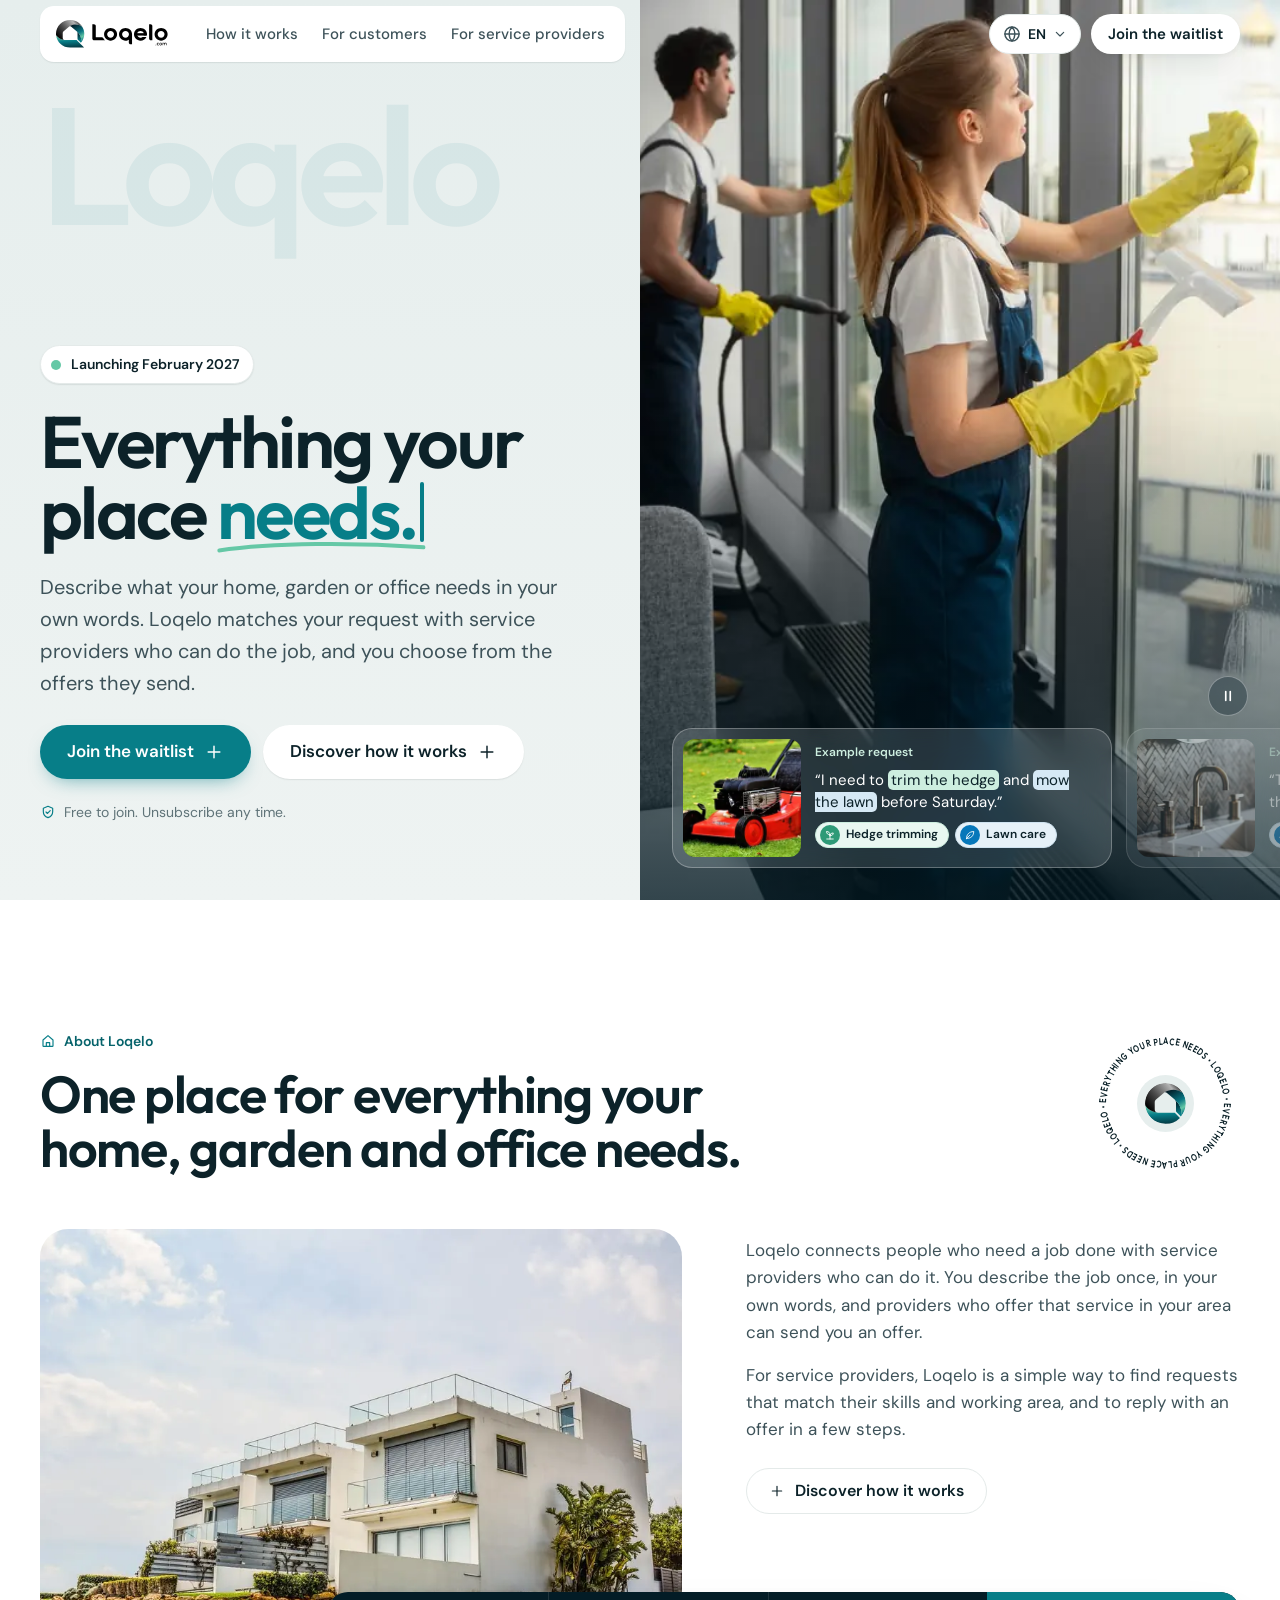
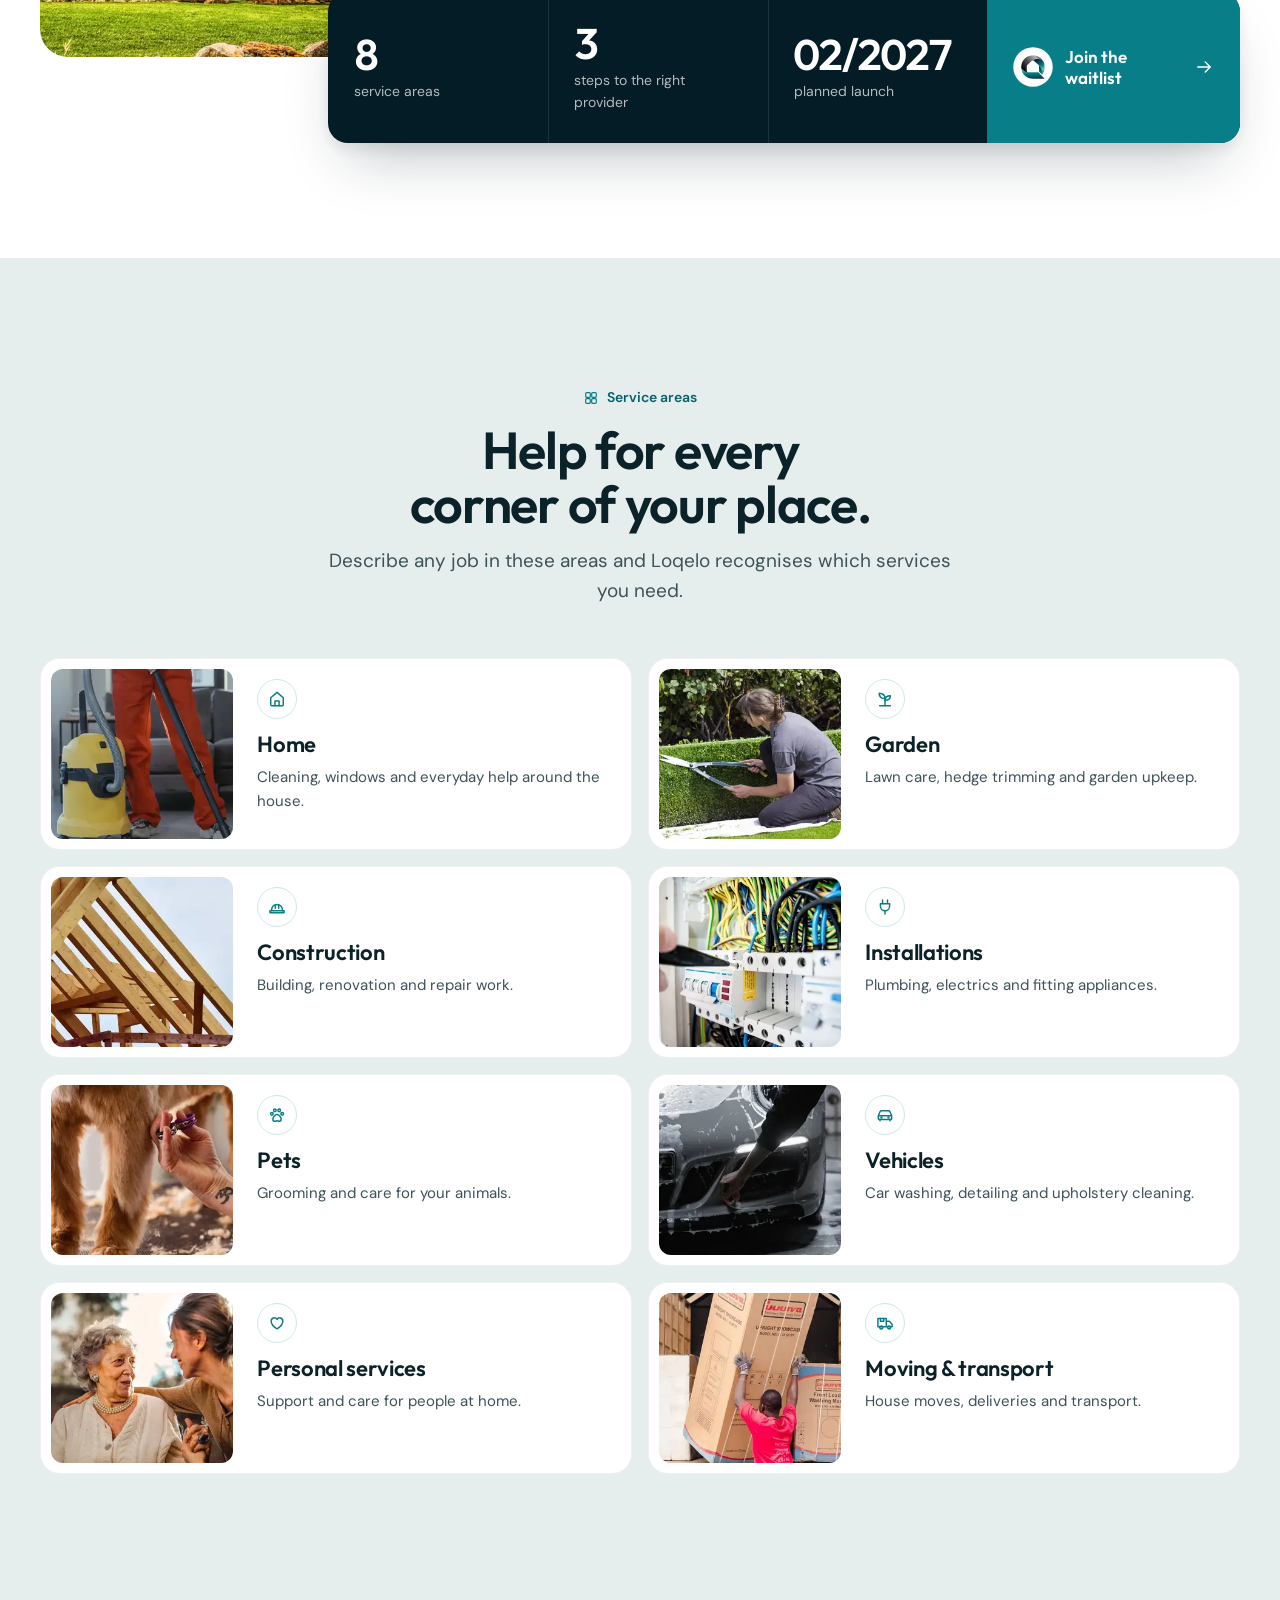
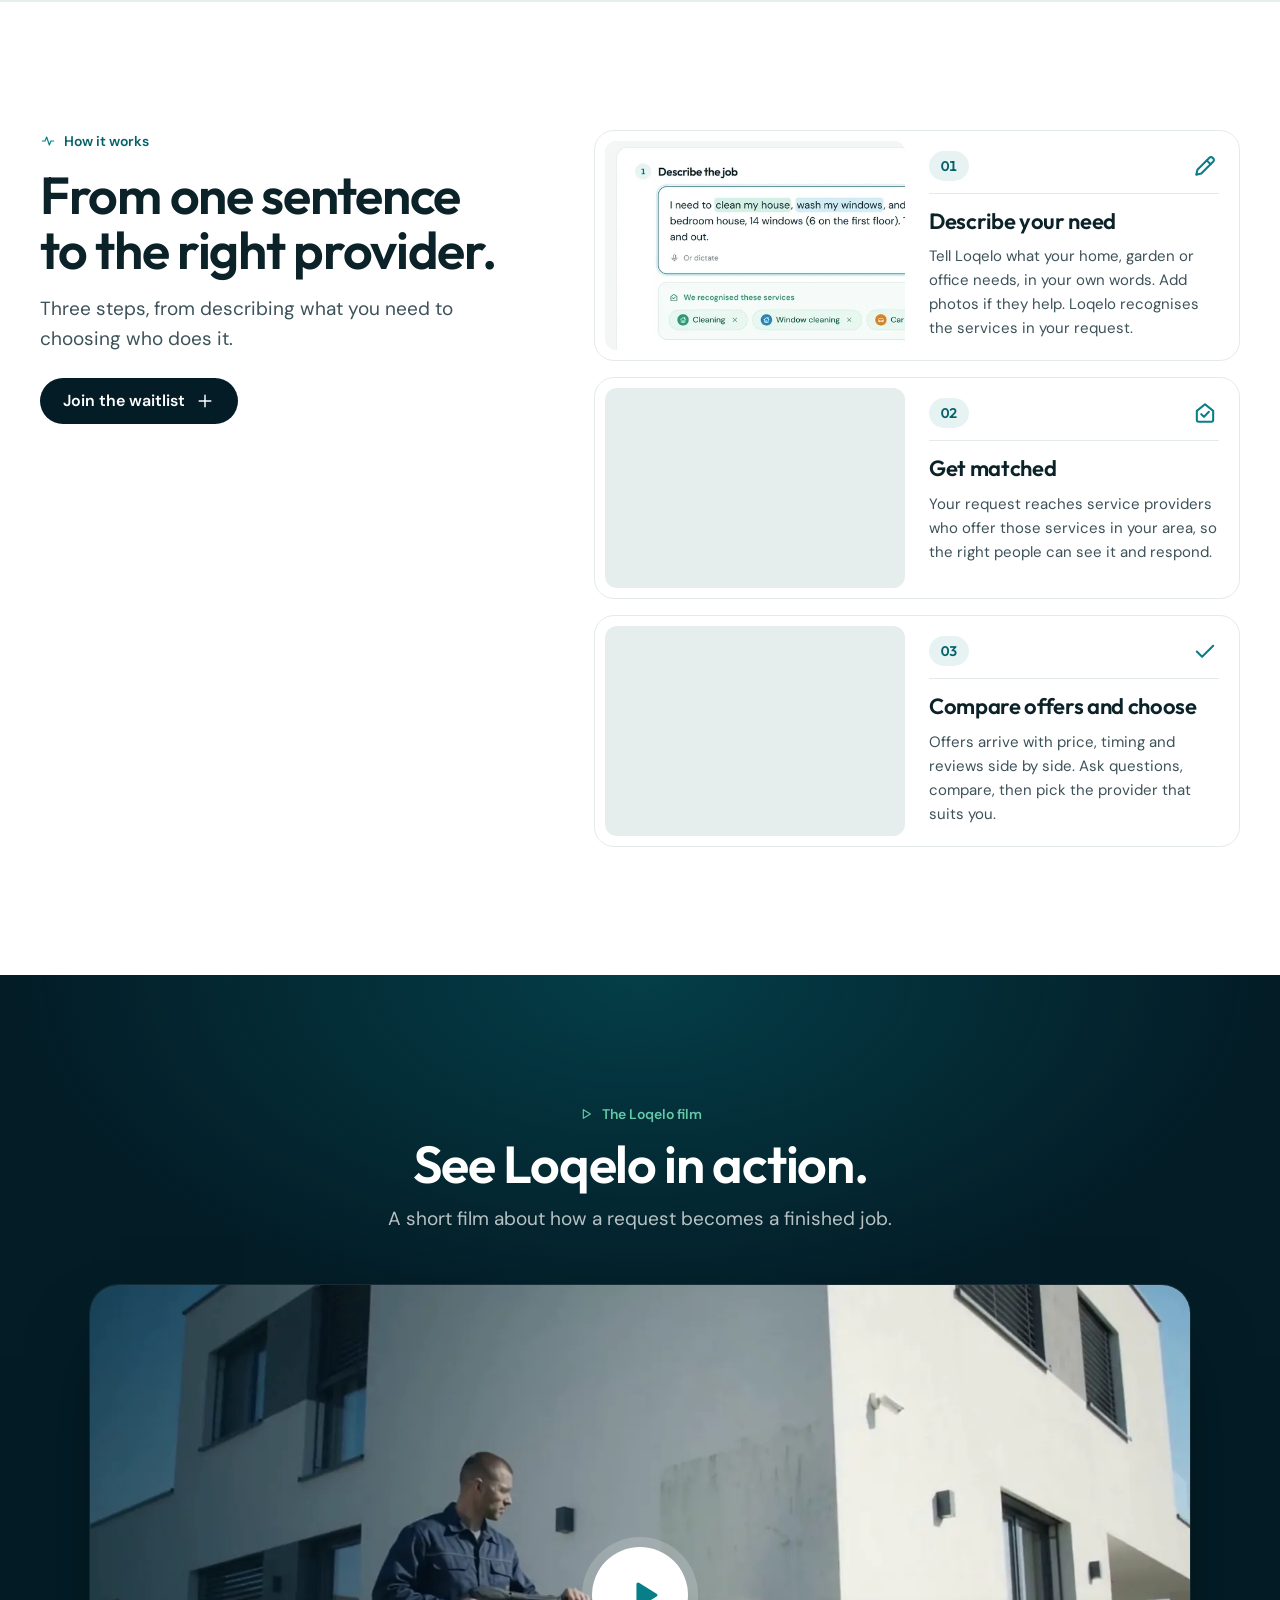
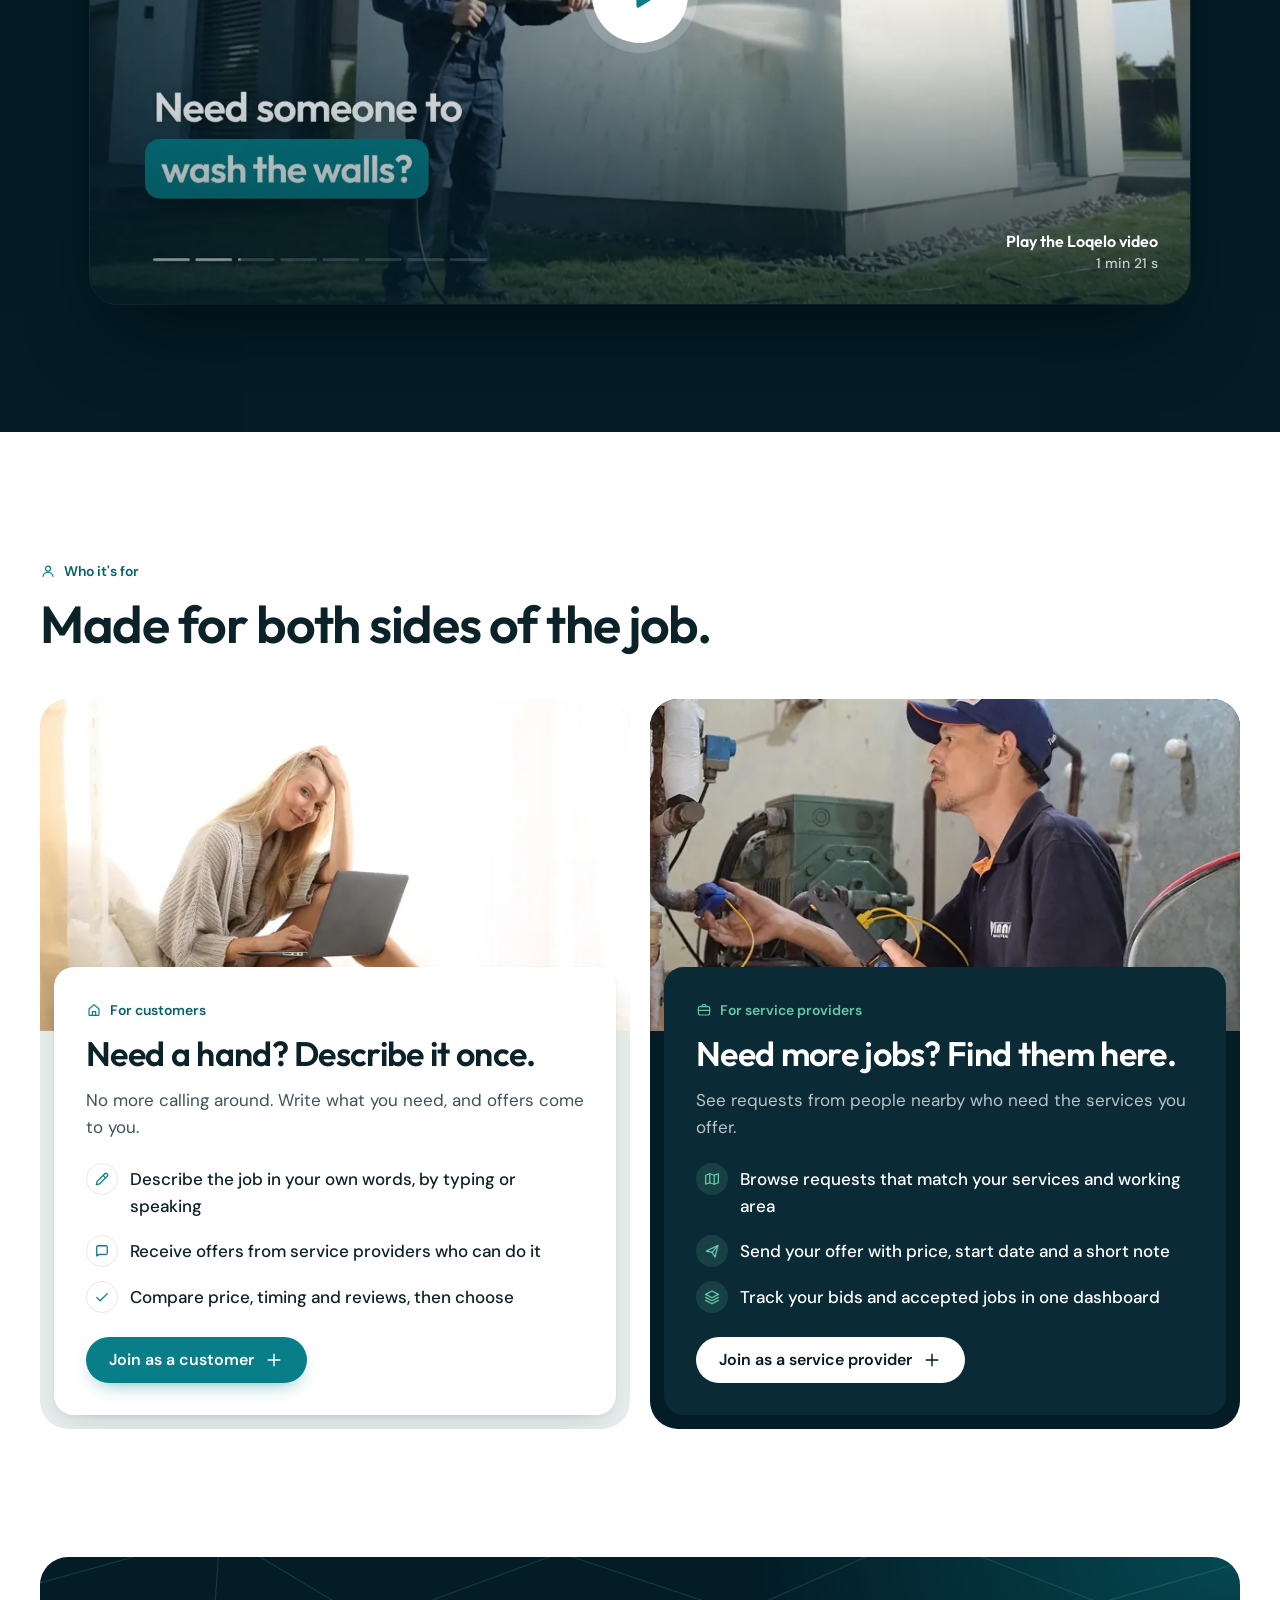
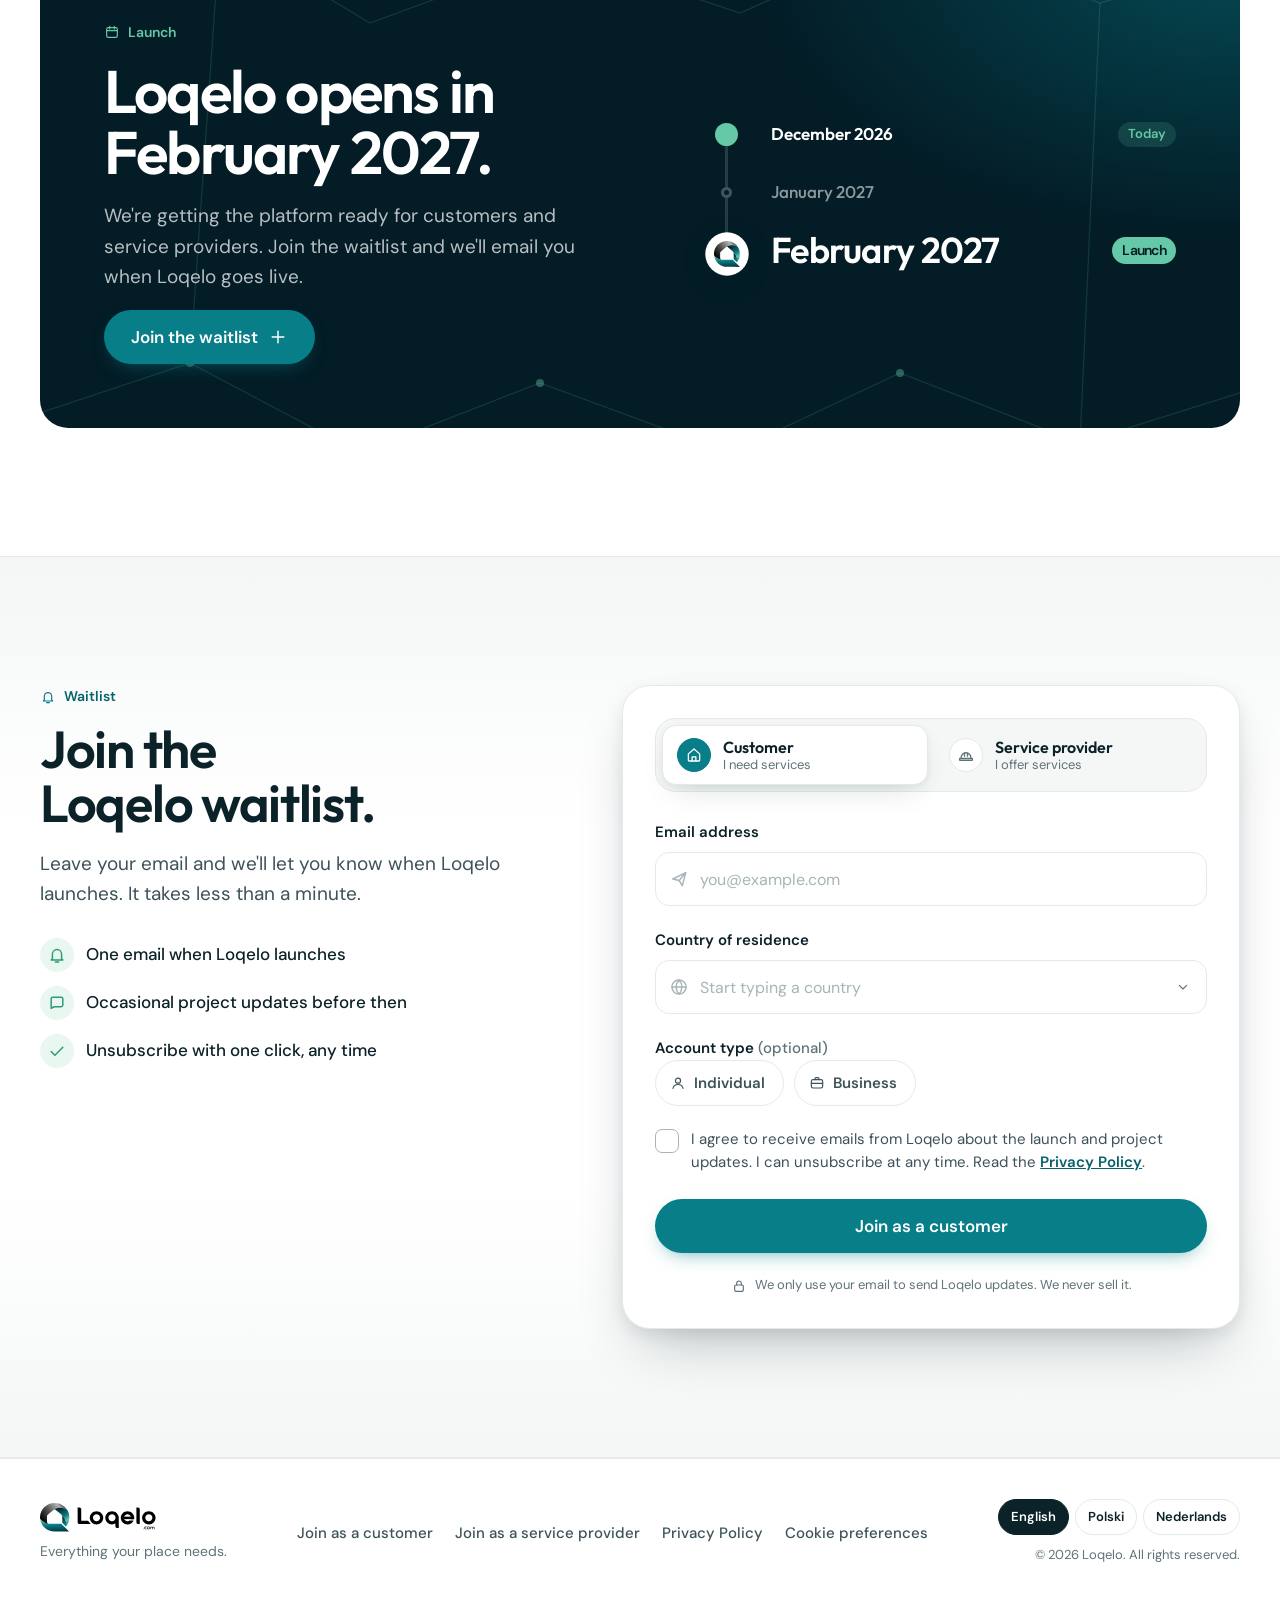
<file: v2/index.html>
<!doctype html>
<html lang="en" dir="ltr" class="v2">
<head>
<meta charset="utf-8">
<meta name="viewport" content="width=device-width, initial-scale=1, viewport-fit=cover">
<title data-i18n="v2.metaTitle">Loqelo – Everything your place needs. Launching February 2027</title>
<meta name="description" content="Loqelo connects people who need services for their home, garden or office with service providers who can do the job. Join the waitlist for the February 2027 launch." data-i18n-attr="content:meta.description">
<link rel="canonical" href="https://loqelo.com/">
<!-- Alternative design (version 2). Remove this noindex line if this version becomes the homepage. -->
<meta name="robots" content="noindex">
<meta name="theme-color" content="#F4F7F6">

<meta property="og:type" content="website">
<meta property="og:site_name" content="Loqelo">
<meta property="og:url" content="https://loqelo.com/">
<meta property="og:title" content="Loqelo – Everything your place needs.">
<meta property="og:description" content="A platform connecting people with service providers for their home, garden and office. Launching February 2027. Join the waitlist.">
<meta property="og:image" content="https://loqelo.com/assets/img/og-image.jpg">
<meta property="og:image:width" content="1200">
<meta property="og:image:height" content="630">
<meta property="og:image:alt" content="Loqelo logo with the tagline Everything your place needs. Launching February 2027.">
<meta name="twitter:card" content="summary_large_image">

<link rel="icon" href="../favicon.ico" sizes="48x48">
<link rel="icon" href="../favicon.svg" type="image/svg+xml">
<link rel="apple-touch-icon" href="../apple-touch-icon.png">
<link rel="manifest" href="../site.webmanifest">

<link rel="preload" href="../assets/fonts/outfit-var.woff2" as="font" type="font/woff2" crossorigin>
<link rel="preload" href="../assets/fonts/dmsans-var.woff2" as="font" type="font/woff2" crossorigin>
<link rel="preload" as="image" href="../assets/img/v2-hero-700.webp" imagesrcset="../assets/img/v2-hero-700.webp 700w, ../assets/img/v2-hero-1100.webp 1100w" imagesizes="(min-width: 1024px) 50vw, 100vw">

<script>
/* Pick the language before first paint so visitors never see a flash of the wrong language. */
(function(){var s=['en','pl','nl'],l=null;try{var q=new URLSearchParams(location.search).get('lang');if(q&&s.indexOf(q)>-1)l=q;if(!l)l=localStorage.getItem('loqelo_lang');}catch(e){}
if(!l||s.indexOf(l)<0){var n=(navigator.languages||[navigator.language||'en']);for(var i=0;i<n.length;i++){var c=(n[i]||'').slice(0,2).toLowerCase();if(s.indexOf(c)>-1){l=c;break;}}}
l=l||'en';document.documentElement.lang=l;document.documentElement.setAttribute('data-lang',l);if(l!=='en')document.documentElement.classList.add('i18n-pending');
document.documentElement.classList.add('js');})();
</script>
<script src="../config.js"></script>
<script>window.LOQELO_CONFIG.base = "../"; window.LOQELO_CONFIG.endpoint = "../api/subscribe.php";</script>
<link rel="stylesheet" href="../assets/css/styles.css">
<link rel="stylesheet" href="../assets/css/v2.css">
<script type="application/ld+json">
{"@context":"https://schema.org","@type":"Organization","name":"Loqelo","url":"https://loqelo.com/","logo":"https://loqelo.com/icon-512.png","slogan":"Everything your place needs."}
</script>
</head>
<body>
<a class="skip" href="#main" data-i18n="a11y.skip">Skip to content</a>

<header class="hdr" id="top">
  <div class="wrap hdr__in">
    <div class="hdr__pill">
    <a aria-label="Loqelo home" class="hdr__logo" href="#top" data-i18n-attr="aria-label:a11y.home">
      <img src="../assets/img/loqelo-logo.svg" width="132" height="34" alt="Loqelo">
    </a>
    <nav class="hdr__nav" aria-label="Main">
      <a href="#how" data-i18n="nav.how">How it works</a>
      <a href="#customers" data-i18n="nav.customers">For customers</a>
      <a href="#providers" data-i18n="nav.providers">For service providers</a>
    </nav>
    </div>
    <div class="hdr__end">
      <div class="lang" data-lang-picker>
        <button aria-label="Language" class="lang__btn" type="button" aria-haspopup="listbox" aria-expanded="false" data-i18n-attr="aria-label:a11y.language">
          <svg class="ic" aria-hidden="true"><use href="#i-globe"/></svg><span class="lang__cur">EN</span><svg class="ic ic--s" aria-hidden="true"><use href="#i-chevDown"/></svg>
        </button>
        <ul class="lang__list" role="listbox" hidden></ul>
      </div>
      <a class="btn btn--primary btn--sm hdr__cta" href="#waitlist" data-cta="header" data-i18n="nav.join">Join the waitlist</a>
      <button aria-label="Open menu" class="hdr__burger" type="button" aria-expanded="false" aria-controls="mnav" data-i18n-attr="aria-label:a11y.menuOpen">
        <span></span><span></span>
      </button>
    </div>
  </div>
  <div class="mnav" id="mnav" hidden>
    <nav class="wrap mnav__in" aria-label="Mobile">
      <a href="#how" data-i18n="nav.how">How it works</a>
      <a href="#customers" data-i18n="nav.customers">For customers</a>
      <a href="#providers" data-i18n="nav.providers">For service providers</a>
      <div class="mnav__lang" data-lang-inline></div>
      <a class="btn btn--primary btn--block" href="#waitlist" data-cta="mobile_menu" data-i18n="nav.join">Join the waitlist</a>
    </nav>
  </div>
</header>


<main id="main">

<!-- ============ HERO (split) ============ -->
<section class="v2hero hero" aria-labelledby="hero-title">
  <div class="v2hero__left">
    <p class="v2hero__mark" aria-hidden="true">Loqelo</p>
    <div class="v2hero__copy hero__copy">
      <p class="badge"><span class="badge__dot" aria-hidden="true"></span><span data-i18n="hero.badge">Launching February 2027</span></p>
      <h1 class="hero__title v2hero__title" id="hero-title" data-typewriter><span data-i18n="hero.titleA">Everything your place</span> <span class="hero__accent"><span data-i18n="hero.titleB">needs.</span><svg class="swash" viewBox="0 0 300 18" preserveAspectRatio="none" aria-hidden="true"><path d="M3 13 C 80 3, 200 3, 297 9"/></svg></span></h1>
      <p class="hero__lead" data-i18n="hero.lead">Describe what your home, garden or office needs in your own words. Loqelo matches your request with service providers who can do the job, and you choose from the offers they send.</p>
      <div class="hero__ctas">
        <a class="btn btn--primary btn--lg" href="#waitlist" data-cta="hero"><span data-i18n="hero.ctaPrimary">Join the waitlist</span><svg class="ic" aria-hidden="true"><use href="#i-plus"/></svg></a>
        <a class="btn btn--white btn--lg" href="#how" data-cta="hero_how"><span data-i18n="hero.ctaSecondary">Discover how it works</span><svg class="ic" aria-hidden="true"><use href="#i-plus"/></svg></a>
      </div>
      <p class="hero__note"><svg class="ic ic--s" aria-hidden="true"><use href="#i-shield"/></svg><span data-i18n="hero.note">Free to join. Unsubscribe any time.</span></p>
    </div>
  </div>
  <div class="v2hero__right">
    <img class="v2hero__photo" src="../assets/img/v2-hero-700.webp" srcset="../assets/img/v2-hero-700.webp 700w, ../assets/img/v2-hero-1100.webp 1100w" sizes="(min-width: 1024px) 50vw, 100vw" width="1100" height="1200" alt="Two service providers cleaning large office windows" data-i18n-attr="alt:hero.photoAlt" fetchpriority="high">
    <div aria-label="Example request" class="v2strip" data-strip aria-roledescription="carousel" data-i18n-attr="aria-label:v2.exampleLabel">
      <div class="v2strip__track" aria-live="off"></div>
    </div>
  </div>
</section>

<!-- ============ ABOUT ============ -->
<section class="v2about" aria-labelledby="about-title">
  <div class="wrap">
    <div class="v2about__head">
      <div>
        <p class="tag"><svg class="ic ic--s" aria-hidden="true"><use href="#i-house"/></svg><span data-i18n="v2.aboutTag">About Loqelo</span></p>
        <h2 class="h2" id="about-title" data-i18n="v2.aboutTitle">One place for everything your home, garden and office needs.</h2>
      </div>
      <div class="seal" aria-hidden="true">
        <svg class="seal__ring" viewBox="0 0 200 200"><defs><path id="sealPath" d="M100,100 m-78,0 a78,78 0 1,1 156,0 a78,78 0 1,1 -156,0"/></defs><text><textPath href="#sealPath" class="seal__text" data-seal></textPath></text></svg>
        <img class="seal__mark" src="../assets/img/loqelo-icon.svg" width="64" height="64" alt="">
      </div>
    </div>
    <div class="v2about__grid">
      <figure class="v2about__photo">
        <img src="../assets/img/v2-house-600.webp" srcset="../assets/img/v2-house-600.webp 600w, ../assets/img/v2-house-900.webp 900w" sizes="(min-width: 1024px) 640px, 92vw" width="900" height="600" loading="lazy" decoding="async" alt="A modern white house with a large green lawn" data-i18n-attr="alt:v2.photoAlt">
      </figure>
      <div class="v2about__text">
        <p data-i18n="v2.aboutP1">Loqelo connects people who need a job done with service providers who can do it. You describe the job once, in your own words, and providers who offer that service in your area can send you an offer.</p>
        <p data-i18n="v2.aboutP2">For service providers, Loqelo is a simple way to find requests that match their skills and working area, and to reply with an offer in a few steps.</p>
        <a class="btn btn--outline" href="#how" data-cta="about_how"><svg class="ic ic--s" aria-hidden="true"><use href="#i-plus"/></svg><span data-i18n="hero.ctaSecondary">Discover how it works</span></a>
      </div>
      <div class="facts">
        <div class="fact"><p class="fact__n" data-i18n="v2.f1n">8</p><p class="fact__l" data-i18n="v2.f1">service areas</p></div>
        <div class="fact"><p class="fact__n" data-i18n="v2.f2n">3</p><p class="fact__l" data-i18n="v2.f2">steps to the right provider</p></div>
        <div class="fact"><p class="fact__n" data-i18n="v2.f3n">02/2027</p><p class="fact__l" data-i18n="v2.f3">planned launch</p></div>
        <a class="fact fact--cta" href="#waitlist" data-cta="facts"><img src="../assets/img/pin.svg" width="40" height="40" alt=""><span data-i18n="v2.fCta">Join the waitlist</span><svg class="ic" aria-hidden="true"><use href="#i-arrowRight"/></svg></a>
      </div>
    </div>
  </div>
</section>

<!-- ============ SERVICE AREAS ============ -->
<section class="v2svc" aria-labelledby="svc-title">
  <div class="wrap">
    <div class="v2svc__head">
      <p class="tag"><svg class="ic ic--s" aria-hidden="true"><use href="#i-grid"/></svg><span data-i18n="v2.svcTag">Service areas</span></p>
      <h2 class="h2" id="svc-title" data-i18n="v2.svcTitle">Help for every corner of your place.</h2>
      <p class="lead" data-i18n="v2.svcLead">Describe any job in these areas and Loqelo recognises which services you need.</p>
    </div>
    <ul class="v2svc__grid" role="list">
      <li class="svccard"><img src="../assets/img/cat-home-300.webp" width="300" height="378" loading="lazy" decoding="async" alt=""><div class="svccard__body"><span class="svccard__ic"><svg class="ic" aria-hidden="true"><use href="#i-house"/></svg></span><h3 class="h3" data-i18n="cats.home">Home</h3><p data-i18n="v2.svc.home">Cleaning, windows and everyday help around the house.</p></div></li>
      <li class="svccard"><img src="../assets/img/cat-garden-300.webp" width="300" height="378" loading="lazy" decoding="async" alt=""><div class="svccard__body"><span class="svccard__ic"><svg class="ic" aria-hidden="true"><use href="#i-sprout"/></svg></span><h3 class="h3" data-i18n="cats.garden">Garden</h3><p data-i18n="v2.svc.garden">Lawn care, hedge trimming and garden upkeep.</p></div></li>
      <li class="svccard"><img src="../assets/img/cat-build-300.webp" width="300" height="378" loading="lazy" decoding="async" alt=""><div class="svccard__body"><span class="svccard__ic"><svg class="ic" aria-hidden="true"><use href="#i-helmet"/></svg></span><h3 class="h3" data-i18n="cats.construction">Construction</h3><p data-i18n="v2.svc.construction">Building, renovation and repair work.</p></div></li>
      <li class="svccard"><img src="../assets/img/cat-inst-300.webp" width="300" height="378" loading="lazy" decoding="async" alt=""><div class="svccard__body"><span class="svccard__ic"><svg class="ic" aria-hidden="true"><use href="#i-plug"/></svg></span><h3 class="h3" data-i18n="cats.installations">Installations</h3><p data-i18n="v2.svc.installations">Plumbing, electrics and fitting appliances.</p></div></li>
      <li class="svccard"><img src="../assets/img/cat-pets-300.webp" width="300" height="378" loading="lazy" decoding="async" alt=""><div class="svccard__body"><span class="svccard__ic"><svg class="ic" aria-hidden="true"><use href="#i-paw"/></svg></span><h3 class="h3" data-i18n="cats.pets">Pets</h3><p data-i18n="v2.svc.pets">Grooming and care for your animals.</p></div></li>
      <li class="svccard"><img src="../assets/img/cat-vehicles-300.webp" width="300" height="378" loading="lazy" decoding="async" alt=""><div class="svccard__body"><span class="svccard__ic"><svg class="ic" aria-hidden="true"><use href="#i-car"/></svg></span><h3 class="h3" data-i18n="cats.vehicles">Vehicles</h3><p data-i18n="v2.svc.vehicles">Car washing, detailing and upholstery cleaning.</p></div></li>
      <li class="svccard"><img src="../assets/img/cat-care-300.webp" width="300" height="378" loading="lazy" decoding="async" alt=""><div class="svccard__body"><span class="svccard__ic"><svg class="ic" aria-hidden="true"><use href="#i-care"/></svg></span><h3 class="h3" data-i18n="cats.personal">Personal services</h3><p data-i18n="v2.svc.personal">Support and care for people at home.</p></div></li>
      <li class="svccard"><img src="../assets/img/cat-moving-300.webp" width="300" height="378" loading="lazy" decoding="async" alt=""><div class="svccard__body"><span class="svccard__ic"><svg class="ic" aria-hidden="true"><use href="#i-boxtruck"/></svg></span><h3 class="h3" data-i18n="cats.moving">Moving &amp; transport</h3><p data-i18n="v2.svc.moving">House moves, deliveries and transport.</p></div></li>
    </ul>
  </div>
</section>

<!-- ============ HOW IT WORKS ============ -->
<section class="v2how" id="how" aria-labelledby="how-title">
  <div class="wrap v2how__grid">
    <div class="v2how__intro">
      <p class="tag"><svg class="ic ic--s" aria-hidden="true"><use href="#i-activity"/></svg><span data-i18n="v2.howTag">How it works</span></p>
      <h2 class="h2" id="how-title" data-i18n="how.title">From one sentence to the right provider.</h2>
      <p class="lead" data-i18n="how.lead">Three steps, from describing what you need to choosing who does it.</p>
      <a class="btn btn--dark" href="#waitlist" data-cta="how"><span data-i18n="nav.join">Join the waitlist</span><svg class="ic" aria-hidden="true"><use href="#i-plus"/></svg></a>
    </div>
    <ol class="v2steps" role="list">
      <li class="v2step">
        <figure class="v2step__shot"><img src="../assets/img/step-describe-800.webp" width="800" height="346" loading="lazy" decoding="async" alt="Loqelo job form with a typed request and the recognised services: cleaning, window cleaning and car washing" data-i18n-attr="alt:how.s1alt"></figure>
        <div class="v2step__body">
          <div class="v2step__top"><span class="v2step__num" aria-hidden="true">01</span><svg class="ic v2step__ic" aria-hidden="true"><use href="#i-edit"/></svg></div>
          <h3 class="h3"><span class="vh"><span data-i18n="how.stepLabel">Step</span> 1: </span><span data-i18n="how.s1t">Describe your need</span></h3>
          <p data-i18n="how.s1d">Tell Loqelo what your home, garden or office needs, in your own words. Add photos if they help. Loqelo recognises the services in your request.</p>
        </div>
      </li>
      <li class="v2step">
        <figure class="v2step__shot"><img src="../assets/img/step-match-800.webp" width="800" height="508" loading="lazy" decoding="async" alt="Loqelo provider view with a map of nearby requests matching their services" data-i18n-attr="alt:how.s2alt"></figure>
        <div class="v2step__body">
          <div class="v2step__top"><span class="v2step__num" aria-hidden="true">02</span><svg class="ic v2step__ic" aria-hidden="true"><use href="#i-match"/></svg></div>
          <h3 class="h3"><span class="vh"><span data-i18n="how.stepLabel">Step</span> 2: </span><span data-i18n="how.s2t">Get matched</span></h3>
          <p data-i18n="how.s2d">Your request reaches service providers who offer those services in your area, so the right people can see it and respond.</p>
        </div>
      </li>
      <li class="v2step">
        <figure class="v2step__shot"><img src="../assets/img/step-offers-800.webp" width="800" height="497" loading="lazy" decoding="async" alt="Loqelo offers screen comparing five offers with a price range chart" data-i18n-attr="alt:how.s3alt"></figure>
        <div class="v2step__body">
          <div class="v2step__top"><span class="v2step__num" aria-hidden="true">03</span><svg class="ic v2step__ic" aria-hidden="true"><use href="#i-check"/></svg></div>
          <h3 class="h3"><span class="vh"><span data-i18n="how.stepLabel">Step</span> 3: </span><span data-i18n="how.s3t">Compare offers and choose</span></h3>
          <p data-i18n="how.s3d">Offers arrive with price, timing and reviews side by side. Ask questions, compare, then pick the provider that suits you.</p>
        </div>
      </li>
    </ol>
  </div>
</section>

<!-- ============ FILM ============ -->
<section class="v2film film" id="film" aria-labelledby="film-title">
  <div class="wrap film__in">
    <div class="film__head">
      <p class="tag tag--light"><svg class="ic ic--s" aria-hidden="true"><use href="#i-play"/></svg><span data-i18n="v2.filmTag">The Loqelo film</span></p>
      <h2 class="h2" id="film-title" data-i18n="video.title">See Loqelo in action.</h2>
      <p class="lead" data-i18n="video.lead">A short film about how a request becomes a finished job.</p>
    </div>
    <div class="player" data-player>
      <img class="player__poster" src="../assets/video/poster-800.webp" srcset="../assets/video/poster-800.webp 800w, ../assets/video/poster-1600.webp 1600w" sizes="(min-width: 1200px) 1100px, 94vw" width="1600" height="900" loading="lazy" decoding="async" alt="A man pressure-washing the wall of a modern house, with the caption: Need someone to wash the walls?" data-i18n-attr="alt:video.posterAlt">
      <button class="player__play" type="button">
        <span class="player__btn"><svg viewBox="0 0 24 24" aria-hidden="true"><path d="M8 5.5v13a1 1 0 0 0 1.5.86l10.5-6.5a1 1 0 0 0 0-1.72L9.5 4.64A1 1 0 0 0 8 5.5z"/></svg></span>
        <span class="player__meta"><span data-i18n="video.play">Play the Loqelo video</span><span class="player__dur" data-i18n="video.duration">1 min 21 s</span></span>
      </button>
    </div>
  </div>
</section>

<!-- ============ AUDIENCES ============ -->
<section class="v2aud" aria-labelledby="aud-title">
  <div class="wrap">
    <div class="v2aud__head">
      <p class="tag"><svg class="ic ic--s" aria-hidden="true"><use href="#i-user"/></svg><span data-i18n="v2.audTag">Who it's for</span></p>
      <h2 class="h2" id="aud-title" data-i18n="v2.audTitle">Made for both sides of the job.</h2>
    </div>
    <div class="v2aud__grid">
      <article class="audcard" id="customers" aria-labelledby="cust-title">
        <figure class="audcard__photo"><img src="../assets/img/v2-cust-640.webp" srcset="../assets/img/v2-cust-640.webp 640w, ../assets/img/v2-cust-1100.webp 1100w" sizes="(min-width: 1024px) 600px, 92vw" width="1100" height="733" loading="lazy" decoding="async" alt="A woman relaxing at home with a laptop" data-i18n-attr="alt:v2.custPhotoAlt"></figure>
        <div class="audcard__body">
          <p class="tag"><svg class="ic ic--s" aria-hidden="true"><use href="#i-house"/></svg><span data-i18n="aud.custEyebrow">For customers</span></p>
          <h3 class="audcard__title" id="cust-title" data-i18n="aud.custTitle">Need a hand? Describe it once.</h3>
          <p class="audcard__lead" data-i18n="aud.custLead">No more calling around. Write what you need, and offers come to you.</p>
          <ul class="ticks" role="list">
            <li><svg class="ic" aria-hidden="true"><use href="#i-edit"/></svg><span data-i18n="aud.cust1">Describe the job in your own words, by typing or speaking</span></li>
            <li><svg class="ic" aria-hidden="true"><use href="#i-message"/></svg><span data-i18n="aud.cust2">Receive offers from service providers who can do it</span></li>
            <li><svg class="ic" aria-hidden="true"><use href="#i-check"/></svg><span data-i18n="aud.cust3">Compare price, timing and reviews, then choose</span></li>
          </ul>
          <a class="btn btn--primary" href="#waitlist" data-cta="panel_customer" data-audience="customer"><span data-i18n="aud.custCta">Join as a customer</span><svg class="ic" aria-hidden="true"><use href="#i-plus"/></svg></a>
        </div>
      </article>
      <article class="audcard audcard--dark" id="providers" aria-labelledby="prov-title">
        <figure class="audcard__photo"><img src="../assets/img/v2-pro-640.webp" srcset="../assets/img/v2-pro-640.webp 640w, ../assets/img/v2-pro-1100.webp 1100w" sizes="(min-width: 1024px) 600px, 92vw" width="1100" height="620" loading="lazy" decoding="async" alt="A technician servicing equipment" data-i18n-attr="alt:v2.provPhotoAlt"></figure>
        <div class="audcard__body">
          <p class="tag tag--light"><svg class="ic ic--s" aria-hidden="true"><use href="#i-briefcase"/></svg><span data-i18n="aud.provEyebrow">For service providers</span></p>
          <h3 class="audcard__title" id="prov-title" data-i18n="aud.provTitle">Need more jobs? Find them here.</h3>
          <p class="audcard__lead" data-i18n="aud.provLead">See requests from people nearby who need the services you offer.</p>
          <ul class="ticks" role="list">
            <li><svg class="ic" aria-hidden="true"><use href="#i-map"/></svg><span data-i18n="aud.prov1">Browse requests that match your services and working area</span></li>
            <li><svg class="ic" aria-hidden="true"><use href="#i-send"/></svg><span data-i18n="aud.prov2">Send your offer with price, start date and a short note</span></li>
            <li><svg class="ic" aria-hidden="true"><use href="#i-layers"/></svg><span data-i18n="aud.prov3">Track your bids and accepted jobs in one dashboard</span></li>
          </ul>
          <a class="btn btn--light" href="#waitlist" data-cta="panel_provider" data-audience="provider"><span data-i18n="aud.provCta">Join as a service provider</span><svg class="ic" aria-hidden="true"><use href="#i-plus"/></svg></a>
        </div>
      </article>
    </div>
  </div>
</section>

<!-- ============ LAUNCH ============ -->
<section class="v2launch" aria-labelledby="launch-title">
  <div class="wrap">
    <div class="v2launch__box">
      <svg class="net net--film" aria-hidden="true" viewBox="0 0 1200 600" preserveAspectRatio="xMidYMid slice">
        <g class="net__lines"><path d="M0 90 L180 40 L330 130 L520 60 L700 120 L880 40 L1060 110 L1200 70"/><path d="M0 520 L150 470 L320 560 L500 490 L690 560 L860 480 L1040 550 L1200 500"/><path d="M180 40 L150 470"/><path d="M1060 110 L1040 550"/></g>
        <g class="net__dots"><circle cx="180" cy="40" r="4"/><circle cx="520" cy="60" r="4"/><circle cx="880" cy="40" r="4"/><circle cx="150" cy="470" r="4"/><circle cx="500" cy="490" r="4"/><circle cx="860" cy="480" r="4"/></g>
      </svg>
      <div class="v2launch__copy">
        <p class="tag tag--light"><svg class="ic ic--s" aria-hidden="true"><use href="#i-calendar"/></svg><span data-i18n="v2.launchTag">Launch</span></p>
        <h2 class="launch__title" id="launch-title" data-i18n="launch.title">Loqelo opens in February 2027.</h2>
        <p class="lead" data-i18n="launch.lead">We're getting the platform ready for customers and service providers. Join the waitlist and we'll email you when Loqelo goes live.</p>
        <a class="btn btn--primary btn--lg" href="#waitlist" data-cta="launch"><span data-i18n="launch.cta">Join the waitlist</span><svg class="ic" aria-hidden="true"><use href="#i-plus"/></svg></a>
      </div>
      <div class="timeline" data-timeline aria-hidden="true">
        <div class="timeline__track"><span class="timeline__fill"></span></div>
        <ol class="timeline__months"></ol>
      </div>
    </div>
  </div>
</section>

<!-- ============ WAITLIST ============ -->
<section class="wl" id="waitlist" aria-labelledby="wl-title">
  <div class="wrap wl__grid">
    <div class="wl__copy">
      <p class="tag"><svg class="ic ic--s" aria-hidden="true"><use href="#i-bell"/></svg><span data-i18n="v2.wlTag">Waitlist</span></p>
      <h2 class="h2" id="wl-title" data-i18n="form.title">Join the Loqelo waitlist.</h2>
      <p class="lead" data-i18n="form.lead">Leave your email and we'll let you know when Loqelo launches. It takes less than a minute.</p>
      <ul class="wl__points" role="list">
        <li><svg class="ic" aria-hidden="true"><use href="#i-bell"/></svg><span data-i18n="form.point1">One email when Loqelo launches</span></li>
        <li><svg class="ic" aria-hidden="true"><use href="#i-message"/></svg><span data-i18n="form.point2">Occasional project updates before then</span></li>
        <li><svg class="ic" aria-hidden="true"><use href="#i-check"/></svg><span data-i18n="form.point3">Unsubscribe with one click, any time</span></li>
      </ul>
    </div>

    <div class="card wl__card">
      <div aria-label="I'm joining as" class="seg" role="tablist" data-i18n-attr="aria-label:form.tabsLabel">
        <span class="seg__ind" aria-hidden="true"></span>
        <button class="seg__btn" role="tab" id="tab-customer" aria-controls="wl-panel" aria-selected="true" data-aud="customer" type="button">
          <svg class="ic" aria-hidden="true"><use href="#i-house"/></svg>
          <span><strong data-i18n="form.tabCustomer">Customer</strong><small data-i18n="form.tabCustomerSub">I need services</small></span>
        </button>
        <button class="seg__btn" role="tab" id="tab-provider" aria-controls="wl-panel" aria-selected="false" tabindex="-1" data-aud="provider" type="button">
          <svg class="ic" aria-hidden="true"><use href="#i-helmet"/></svg>
          <span><strong data-i18n="form.tabProvider">Service provider</strong><small data-i18n="form.tabProviderSub">I offer services</small></span>
        </button>
      </div>

      <div class="wl__panel" id="wl-panel" role="tabpanel" aria-labelledby="tab-customer">
      <form class="form" id="wl-form" novalidate data-audience="customer">
        <div class="form__alert" role="alert" hidden></div>

        <div class="field">
          <label class="field__lbl" for="f-email"><span data-i18n="form.email">Email address</span></label>
          <div class="field__ctl">
            <svg class="ic field__ic" aria-hidden="true"><use href="#i-send"/></svg>
            <input placeholder="you@example.com" id="f-email" name="email" type="email" inputmode="email" autocomplete="email" autocapitalize="off" spellcheck="false" required aria-describedby="f-email-err" data-i18n-attr="placeholder:form.emailPh" maxlength="254">
          </div>
          <p class="field__err" id="f-email-err" hidden></p>
        </div>

        <div class="field">
          <label class="field__lbl" for="f-country" id="f-country-lbl"><span data-i18n="form.countryCustomer" data-country-label>Country of residence</span></label>
          <div class="field__ctl combo" data-combo>
            <svg class="ic field__ic" aria-hidden="true"><use href="#i-globe"/></svg>
            <input placeholder="Start typing a country" id="f-country" type="text" role="combobox" aria-autocomplete="list" aria-expanded="false" aria-controls="f-country-list" autocomplete="off" required aria-describedby="f-country-err" data-i18n-attr="placeholder:form.countryPh">
            <input type="hidden" name="country" value="">
            <svg class="ic ic--s combo__chev" aria-hidden="true"><use href="#i-chevDown"/></svg>
            <ul class="combo__list" id="f-country-list" role="listbox" aria-labelledby="f-country-lbl" hidden></ul>
          </div>
          <p class="field__err" id="f-country-err" hidden></p>
        </div>

        <fieldset class="field field--set">
          <legend class="field__lbl"><span data-i18n="form.accountType">Account type</span> <span class="field__opt">(<span data-i18n="form.optional">optional</span>)</span></legend>
          <div class="chips">
            <label class="chip"><input type="radio" name="account_type" value="individual"><svg class="ic ic--s" aria-hidden="true"><use href="#i-user"/></svg><span data-i18n="form.individual">Individual</span></label>
            <label class="chip"><input type="radio" name="account_type" value="business"><svg class="ic ic--s" aria-hidden="true"><use href="#i-briefcase"/></svg><span data-i18n="form.business">Business</span></label>
          </div>
        </fieldset>

        <div class="field field--consent">
          <label class="consent">
            <input type="checkbox" name="consent" value="yes" required aria-describedby="f-consent-err">
            <span class="consent__box" aria-hidden="true"><svg viewBox="0 0 24 24"><path d="M5 12.5l4.5 4.5L19 7.5"/></svg></span>
            <span class="consent__txt" data-i18n-html="form.consent">I agree to receive emails from Loqelo about the launch and project updates. I can unsubscribe at any time. Read the <a href="privacy.html">Privacy Policy</a>.</span>
          </label>
          <p class="field__err" id="f-consent-err" hidden></p>
        </div>

        <!-- Spam protection: humans never see or fill this field. -->
        <div class="hp" aria-hidden="true">
          <label for="f-website">Website</label>
          <input id="f-website" type="text" name="website" tabindex="-1" autocomplete="off">
        </div>
        <input type="hidden" name="ts" value="">
        <div class="turnstile" data-turnstile></div>

        <button class="btn btn--primary btn--lg btn--block form__submit" type="submit">
          <span class="spin" aria-hidden="true"></span>
          <span class="form__submit-lbl" data-i18n="form.submitCustomer">Join as a customer</span>
        </button>
        <p class="form__note"><svg class="ic ic--s" aria-hidden="true"><use href="#i-lock"/></svg><span data-i18n="form.privacyNote">We only use your email to send Loqelo updates. We never sell it.</span></p>
      </form>

      <div class="done" hidden tabindex="-1">
        <span class="done__ic"><svg viewBox="0 0 24 24" aria-hidden="true"><path d="M5 12.5l4.5 4.5L19 7.5"/></svg></span>
        <h3 class="done__title"></h3>
        <p class="done__msg"></p>
        <p class="done__preview" hidden><svg class="ic ic--s" aria-hidden="true"><use href="#i-question"/></svg><span data-i18n="form.preview">Demo mode: this form didn't send anything. On the live site, this step adds you to the waitlist.</span></p>
        <div class="done__actions">
          <button class="btn btn--soft" type="button" data-again data-i18n="form.again">Register another email</button>
          <button class="link" type="button" data-cross></button>
        </div>
      </div>
      </div>
    </div>
  </div>
</section>

</main>

<footer class="ftr">
  <div class="wrap ftr__in">
    <div class="ftr__brand">
      <img src="../assets/img/loqelo-logo.svg" width="116" height="30" alt="Loqelo" loading="lazy">
      <p data-i18n="footer.tagline">Everything your place needs.</p>
    </div>
    <nav class="ftr__nav" aria-label="Footer">
      <a href="#waitlist" data-audience="customer" data-cta="footer_customer" data-i18n="aud.custCta">Join as a customer</a>
      <a href="#waitlist" data-audience="provider" data-cta="footer_provider" data-i18n="aud.provCta">Join as a service provider</a>
      <a href="../privacy.html" data-i18n="footer.privacy">Privacy Policy</a>
      <button type="button" class="link" data-cookie-prefs data-i18n="footer.cookies">Cookie preferences</button>
    </nav>
    <div class="ftr__end">
      <div class="ftr__lang" data-lang-inline></div>
      <p class="ftr__copy">© <span data-year>2026</span> Loqelo. <span data-i18n="footer.rights">All rights reserved.</span></p>
    </div>
  </div>
</footer>

<!-- Cookie consent -->
<div class="cookie" role="dialog" aria-modal="false" aria-labelledby="cookie-title" hidden>
  <p class="cookie__title" id="cookie-title" data-i18n="cookie.title">Cookies and analytics</p>
  <p class="cookie__text"><span data-i18n="cookie.text">With your permission, we use Google Analytics cookies to count visits and see which countries visitors come from. We never share what you type in our forms.</span> <a href="../privacy.html" data-i18n="cookie.more">Privacy Policy</a></p>
  <div class="cookie__btns">
    <button class="btn btn--soft btn--sm" type="button" data-consent="denied" data-i18n="cookie.reject">Reject</button>
    <button class="btn btn--primary btn--sm" type="button" data-consent="granted" data-i18n="cookie.accept">Accept analytics</button>
  </div>
</div>

<!--ICONS--><svg xmlns="http://www.w3.org/2000/svg" style="display:none" aria-hidden="true"><symbol id="i-activity" viewBox="0 0 24 24" fill="none" stroke="currentColor" stroke-width="1.75" stroke-linecap="round" stroke-linejoin="round"><path d="M3.5 12h4l2.5-6 4 12 2.5-6h4"/></symbol><symbol id="i-arrowRight" viewBox="0 0 24 24" fill="none" stroke="currentColor" stroke-width="1.75" stroke-linecap="round" stroke-linejoin="round"><path d="M4.5 12h15M13.5 6l6 6-6 6"/></symbol><symbol id="i-bell" viewBox="0 0 24 24" fill="none" stroke="currentColor" stroke-width="1.75" stroke-linecap="round" stroke-linejoin="round"><path d="M6.5 16.5V11a5.5 5.5 0 0 1 11 0v5.5l1.5 1.5H5z"/><path d="M10 20.5h4"/></symbol><symbol id="i-boxtruck" viewBox="0 0 24 24" fill="none" stroke="currentColor" stroke-width="1.75" stroke-linecap="round" stroke-linejoin="round"><path d="M3.5 6.5h10v10h-10zM13.5 10h3.8l3.2 3.5v3h-7"/><circle cx="7.5" cy="17.5" r="1.8"/><circle cx="17" cy="17.5" r="1.8"/><path d="M6.5 6.5v3.5h4V6.5"/></symbol><symbol id="i-briefcase" viewBox="0 0 24 24" fill="none" stroke="currentColor" stroke-width="1.75" stroke-linecap="round" stroke-linejoin="round"><rect x="3.5" y="7" width="17" height="12.5" rx="2.5"/><path d="M9 7V5.5A1.5 1.5 0 0 1 10.5 4h3A1.5 1.5 0 0 1 15 5.5V7M3.5 12.5h17"/></symbol><symbol id="i-calendar" viewBox="0 0 24 24" fill="none" stroke="currentColor" stroke-width="1.75" stroke-linecap="round" stroke-linejoin="round"><rect x="4" y="5.5" width="16" height="14.5" rx="2.5"/><path d="M4 10h16M8.5 3.5v4M15.5 3.5v4"/></symbol><symbol id="i-car" viewBox="0 0 24 24" fill="none" stroke="currentColor" stroke-width="1.75" stroke-linecap="round" stroke-linejoin="round"><path d="M4 16.5V13l2-4.8A2 2 0 0 1 7.9 7h8.2a2 2 0 0 1 1.9 1.2L20 13v3.5a1 1 0 0 1-1 1H5a1 1 0 0 1-1-1zM4 13h16"/><circle cx="7.8" cy="15" r=".6"/><circle cx="16.2" cy="15" r=".6"/><path d="M6 17.5v1.5M18 17.5v1.5"/></symbol><symbol id="i-care" viewBox="0 0 24 24" fill="none" stroke="currentColor" stroke-width="1.75" stroke-linecap="round" stroke-linejoin="round"><path d="M12 19s-7-4.3-7-9.2A3.8 3.8 0 0 1 12 7.6a3.8 3.8 0 0 1 7 2.2C19 14.7 12 19 12 19z"/></symbol><symbol id="i-check" viewBox="0 0 24 24" fill="none" stroke="currentColor" stroke-width="1.75" stroke-linecap="round" stroke-linejoin="round"><path d="M5 12.5l4.5 4.5L19 7.5"/></symbol><symbol id="i-chevDown" viewBox="0 0 24 24" fill="none" stroke="currentColor" stroke-width="1.75" stroke-linecap="round" stroke-linejoin="round"><path d="M6.5 9.5l5.5 5.5 5.5-5.5"/></symbol><symbol id="i-edit" viewBox="0 0 24 24" fill="none" stroke="currentColor" stroke-width="1.75" stroke-linecap="round" stroke-linejoin="round"><path d="M4.5 19.5l1-4.3L15.8 4.9a1.8 1.8 0 0 1 2.6 0l.7.7a1.8 1.8 0 0 1 0 2.6L8.8 18.5z"/><path d="M13.5 7.2l3.3 3.3"/></symbol><symbol id="i-globe" viewBox="0 0 24 24" fill="none" stroke="currentColor" stroke-width="1.75" stroke-linecap="round" stroke-linejoin="round"><circle cx="12" cy="12" r="8.5"/><path d="M3.5 12h17M12 3.5c2.4 2.5 3.5 5.3 3.5 8.5s-1.1 6-3.5 8.5c-2.4-2.5-3.5-5.3-3.5-8.5s1.1-6 3.5-8.5z"/></symbol><symbol id="i-grid" viewBox="0 0 24 24" fill="none" stroke="currentColor" stroke-width="1.75" stroke-linecap="round" stroke-linejoin="round"><rect x="4" y="4" width="7" height="7" rx="1.5"/><rect x="13" y="4" width="7" height="7" rx="1.5"/><rect x="4" y="13" width="7" height="7" rx="1.5"/><rect x="13" y="13" width="7" height="7" rx="1.5"/></symbol><symbol id="i-helmet" viewBox="0 0 24 24" fill="none" stroke="currentColor" stroke-width="1.75" stroke-linecap="round" stroke-linejoin="round"><path d="M5.5 16.5v-1a6.5 6.5 0 0 1 13 0v1"/><path d="M10 9.4v4.1M14 9.4v4.1"/><path d="M3.5 16.5h17v2.5h-17z"/></symbol><symbol id="i-house" viewBox="0 0 24 24" fill="none" stroke="currentColor" stroke-width="1.75" stroke-linecap="round" stroke-linejoin="round"><path d="M4.5 10.5L12 4l7.5 6.5V19a1 1 0 0 1-1 1h-13a1 1 0 0 1-1-1z"/><path d="M9.5 20v-5.5h5V20"/></symbol><symbol id="i-layers" viewBox="0 0 24 24" fill="none" stroke="currentColor" stroke-width="1.75" stroke-linecap="round" stroke-linejoin="round"><path d="M12 4l8.5 4.5L12 13 3.5 8.5z"/><path d="M3.5 12.5L12 17l8.5-4.5M3.5 16.5L12 21l8.5-4.5"/></symbol><symbol id="i-leaf" viewBox="0 0 24 24" fill="none" stroke="currentColor" stroke-width="1.75" stroke-linecap="round" stroke-linejoin="round"><path d="M5 19c0-8 5-13.5 14.5-14-.3 9.3-5.8 14-14.5 14z"/><path d="M5 19l7-7"/></symbol><symbol id="i-lock" viewBox="0 0 24 24" fill="none" stroke="currentColor" stroke-width="1.75" stroke-linecap="round" stroke-linejoin="round"><rect x="5.5" y="10.5" width="13" height="9.5" rx="2"/><path d="M8.5 10.5V8a3.5 3.5 0 0 1 7 0v2.5"/></symbol><symbol id="i-map" viewBox="0 0 24 24" fill="none" stroke="currentColor" stroke-width="1.75" stroke-linecap="round" stroke-linejoin="round"><path d="M9 5L3.5 7v12L9 17l6 2 5.5-2V5L15 7z"/><path d="M9 5v12M15 7v12"/></symbol><symbol id="i-match" viewBox="0 0 24 24" fill="none" stroke="currentColor" stroke-width="1.75" stroke-linecap="round" stroke-linejoin="round"><path d="M5 10.2L12 4.5l7 5.7V18a1.5 1.5 0 0 1-1.5 1.5h-11A1.5 1.5 0 0 1 5 18z"/><path d="M8.8 13l2.3 2.3 4.2-4.3"/></symbol><symbol id="i-message" viewBox="0 0 24 24" fill="none" stroke="currentColor" stroke-width="1.75" stroke-linecap="round" stroke-linejoin="round"><path d="M5 18.5V7a2 2 0 0 1 2-2h10a2 2 0 0 1 2 2v7.5a2 2 0 0 1-2 2H8.5z"/></symbol><symbol id="i-paw" viewBox="0 0 24 24" fill="none" stroke="currentColor" stroke-width="1.75" stroke-linecap="round" stroke-linejoin="round"><circle cx="5.8" cy="10.6" r="1.6"/><circle cx="9.4" cy="6.4" r="1.6"/><circle cx="14.6" cy="6.4" r="1.6"/><circle cx="18.2" cy="10.6" r="1.6"/><path d="M12 11.5c-2.6 0-5 3.2-5 5.5 0 1.6 1.2 2.5 2.6 2.5 1 0 1.6-.5 2.4-.5s1.4.5 2.4.5c1.4 0 2.6-.9 2.6-2.5 0-2.3-2.4-5.5-5-5.5z"/></symbol><symbol id="i-play" viewBox="0 0 24 24" fill="none" stroke="currentColor" stroke-width="1.75" stroke-linecap="round" stroke-linejoin="round"><path d="M8 5.5v13l10.5-6.5z"/></symbol><symbol id="i-plug" viewBox="0 0 24 24" fill="none" stroke="currentColor" stroke-width="1.75" stroke-linecap="round" stroke-linejoin="round"><path d="M9 3.5V8M15 3.5V8M6.5 8h11v3a5.5 5.5 0 0 1-11 0zM12 16.5V20.5"/></symbol><symbol id="i-plus" viewBox="0 0 24 24" fill="none" stroke="currentColor" stroke-width="1.75" stroke-linecap="round" stroke-linejoin="round"><path d="M12 5v14M5 12h14"/></symbol><symbol id="i-question" viewBox="0 0 24 24" fill="none" stroke="currentColor" stroke-width="1.75" stroke-linecap="round" stroke-linejoin="round"><circle cx="12" cy="12" r="8.5"/><path d="M9.7 9.6a2.4 2.4 0 1 1 3.5 2.2c-.8.4-1.2 1-1.2 1.8v.4"/><circle cx="12" cy="16.9" r=".4"/></symbol><symbol id="i-send" viewBox="0 0 24 24" fill="none" stroke="currentColor" stroke-width="1.75" stroke-linecap="round" stroke-linejoin="round"><path d="M4.5 12L20 4.5 16 20l-3.8-6.2z"/><path d="M12.2 13.8L20 4.5"/></symbol><symbol id="i-shield" viewBox="0 0 24 24" fill="none" stroke="currentColor" stroke-width="1.75" stroke-linecap="round" stroke-linejoin="round"><path d="M12 3.5l7 2.8v5.2c0 4.5-3 7.6-7 9-4-1.4-7-4.5-7-9V6.3z"/><path d="M9 12l2.2 2.2L15.3 10"/></symbol><symbol id="i-sprout" viewBox="0 0 24 24" fill="none" stroke="currentColor" stroke-width="1.75" stroke-linecap="round" stroke-linejoin="round"><path d="M12 20v-8.5"/><path d="M12 11.5C12 7.5 9.5 5 5 5c0 4.2 2.6 6.5 7 6.5zM12 13.5c0-3.4 2.3-5.5 6.5-5.5 0 3.6-2.4 5.5-6.5 5.5z"/><path d="M5.5 20h13"/></symbol><symbol id="i-user" viewBox="0 0 24 24" fill="none" stroke="currentColor" stroke-width="1.75" stroke-linecap="round" stroke-linejoin="round"><circle cx="12" cy="8.5" r="3.8"/><path d="M4.5 20c.8-3.7 3.8-5.8 7.5-5.8s6.7 2.1 7.5 5.8"/></symbol><symbol id="i-wrench" viewBox="0 0 24 24" fill="none" stroke="currentColor" stroke-width="1.75" stroke-linecap="round" stroke-linejoin="round"><path d="M15.1 3.9a4.6 4.6 0 0 0-5.3 6.1l-5.6 5.6a2 2 0 0 0 2.8 2.8l5.6-5.6a4.6 4.6 0 0 0 6.1-5.3l-2.8 2.8-2.6-.6-.6-2.6z"/></symbol></svg><!--/ICONS-->


<script src="../assets/js/app.js" defer></script>
<script src="../assets/js/v2.js" defer></script>
</body>
</html>
</file>
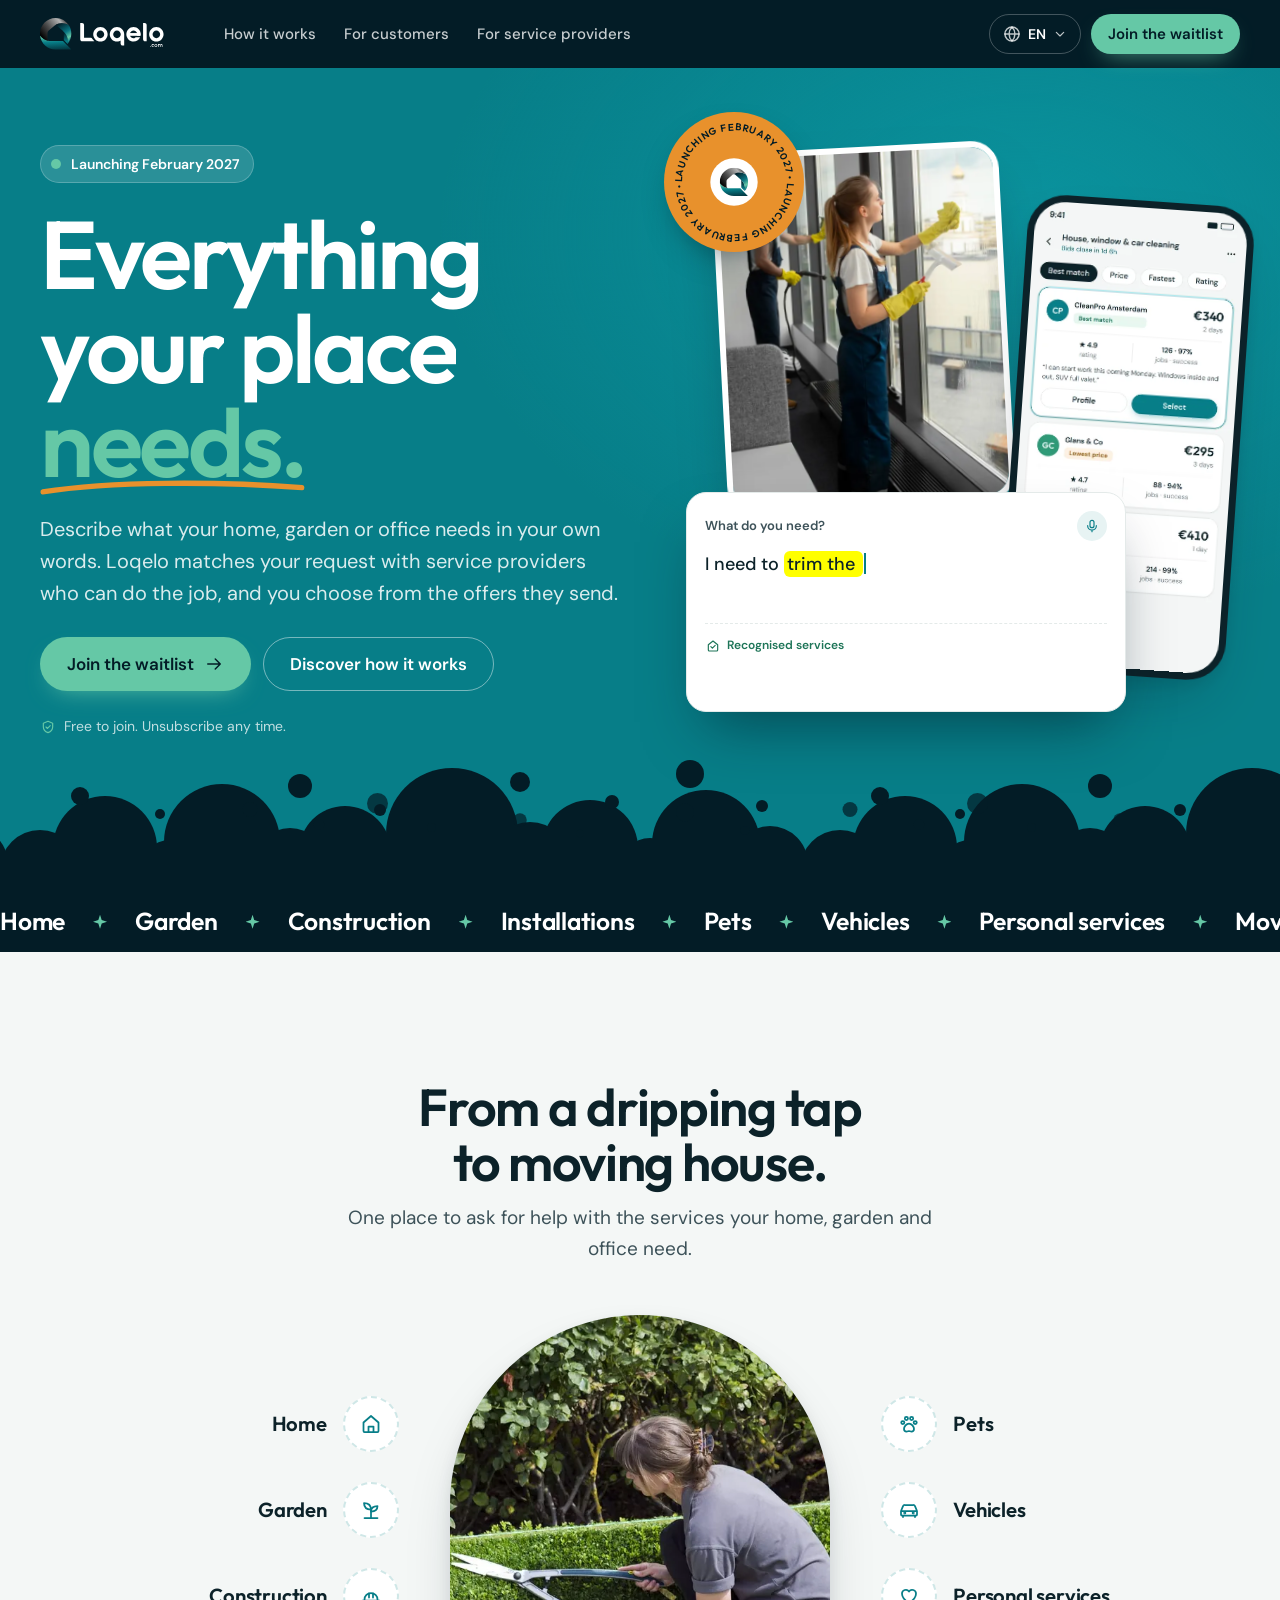
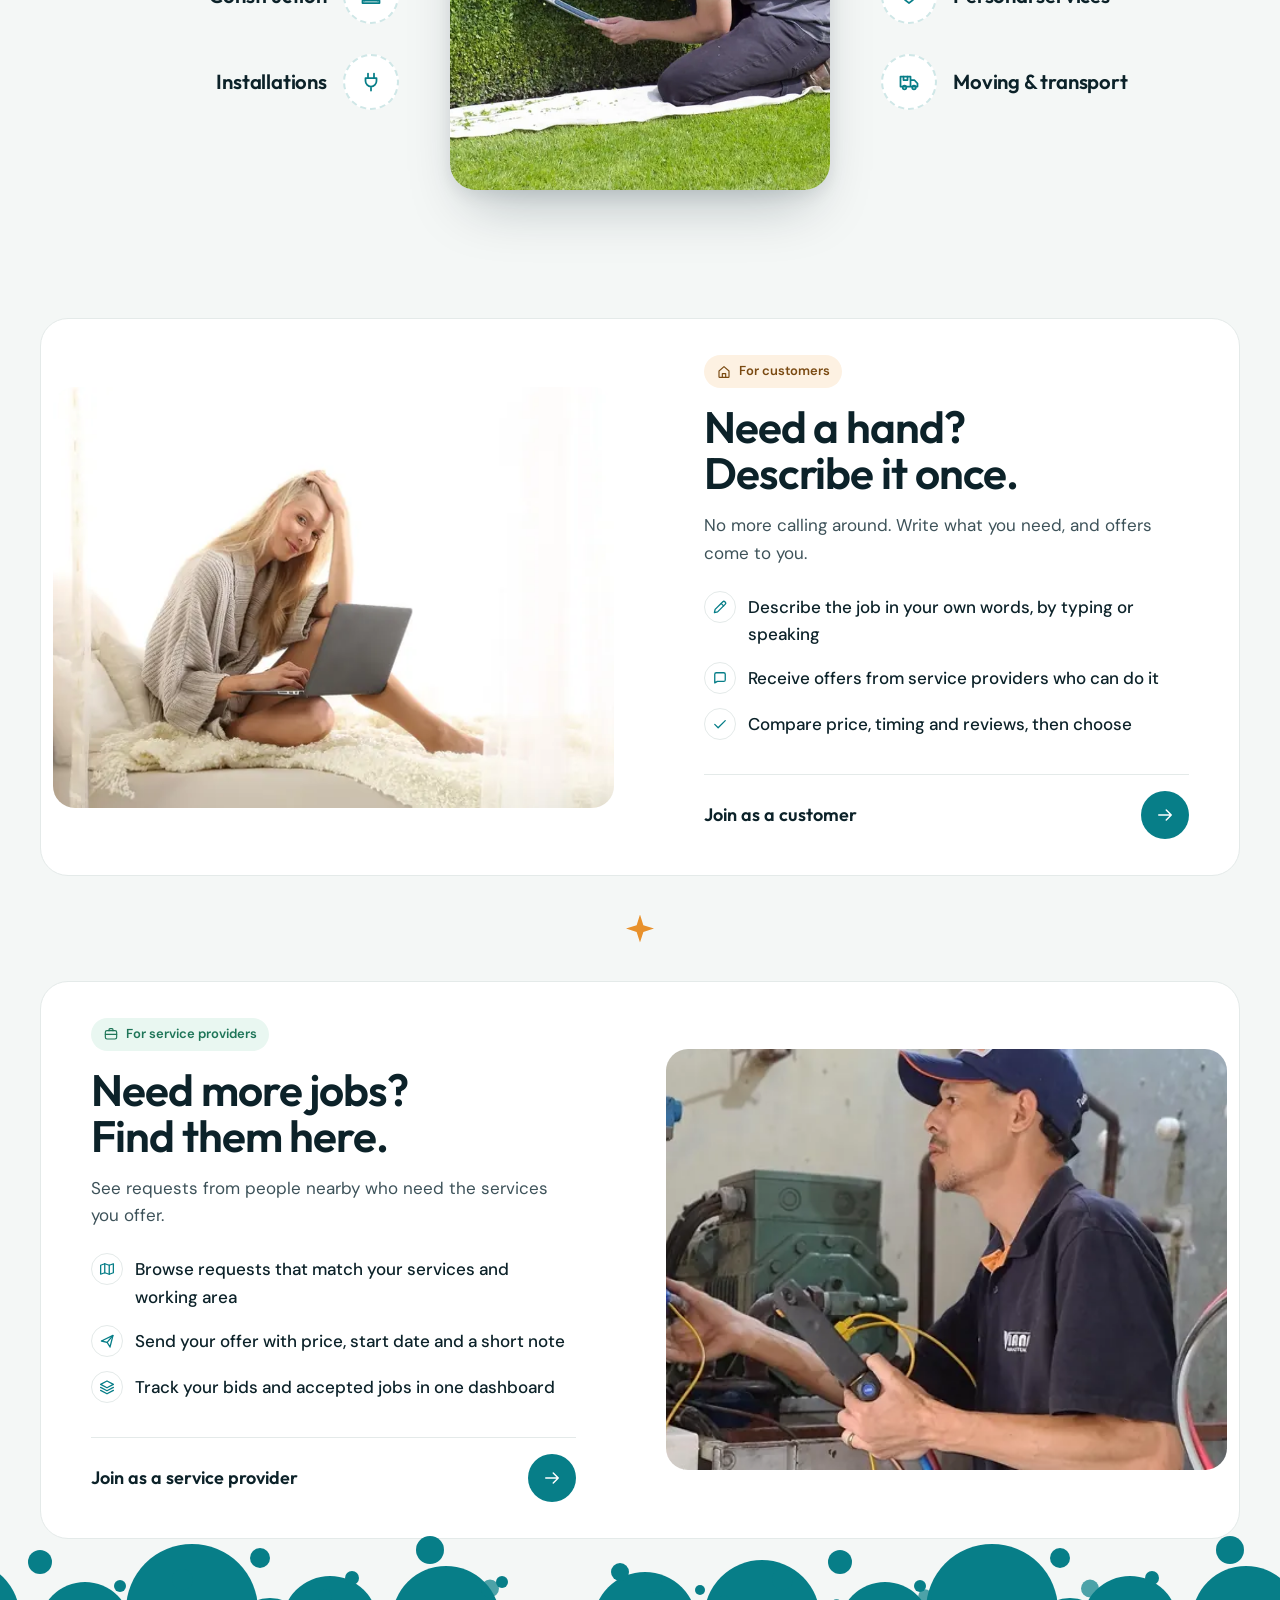
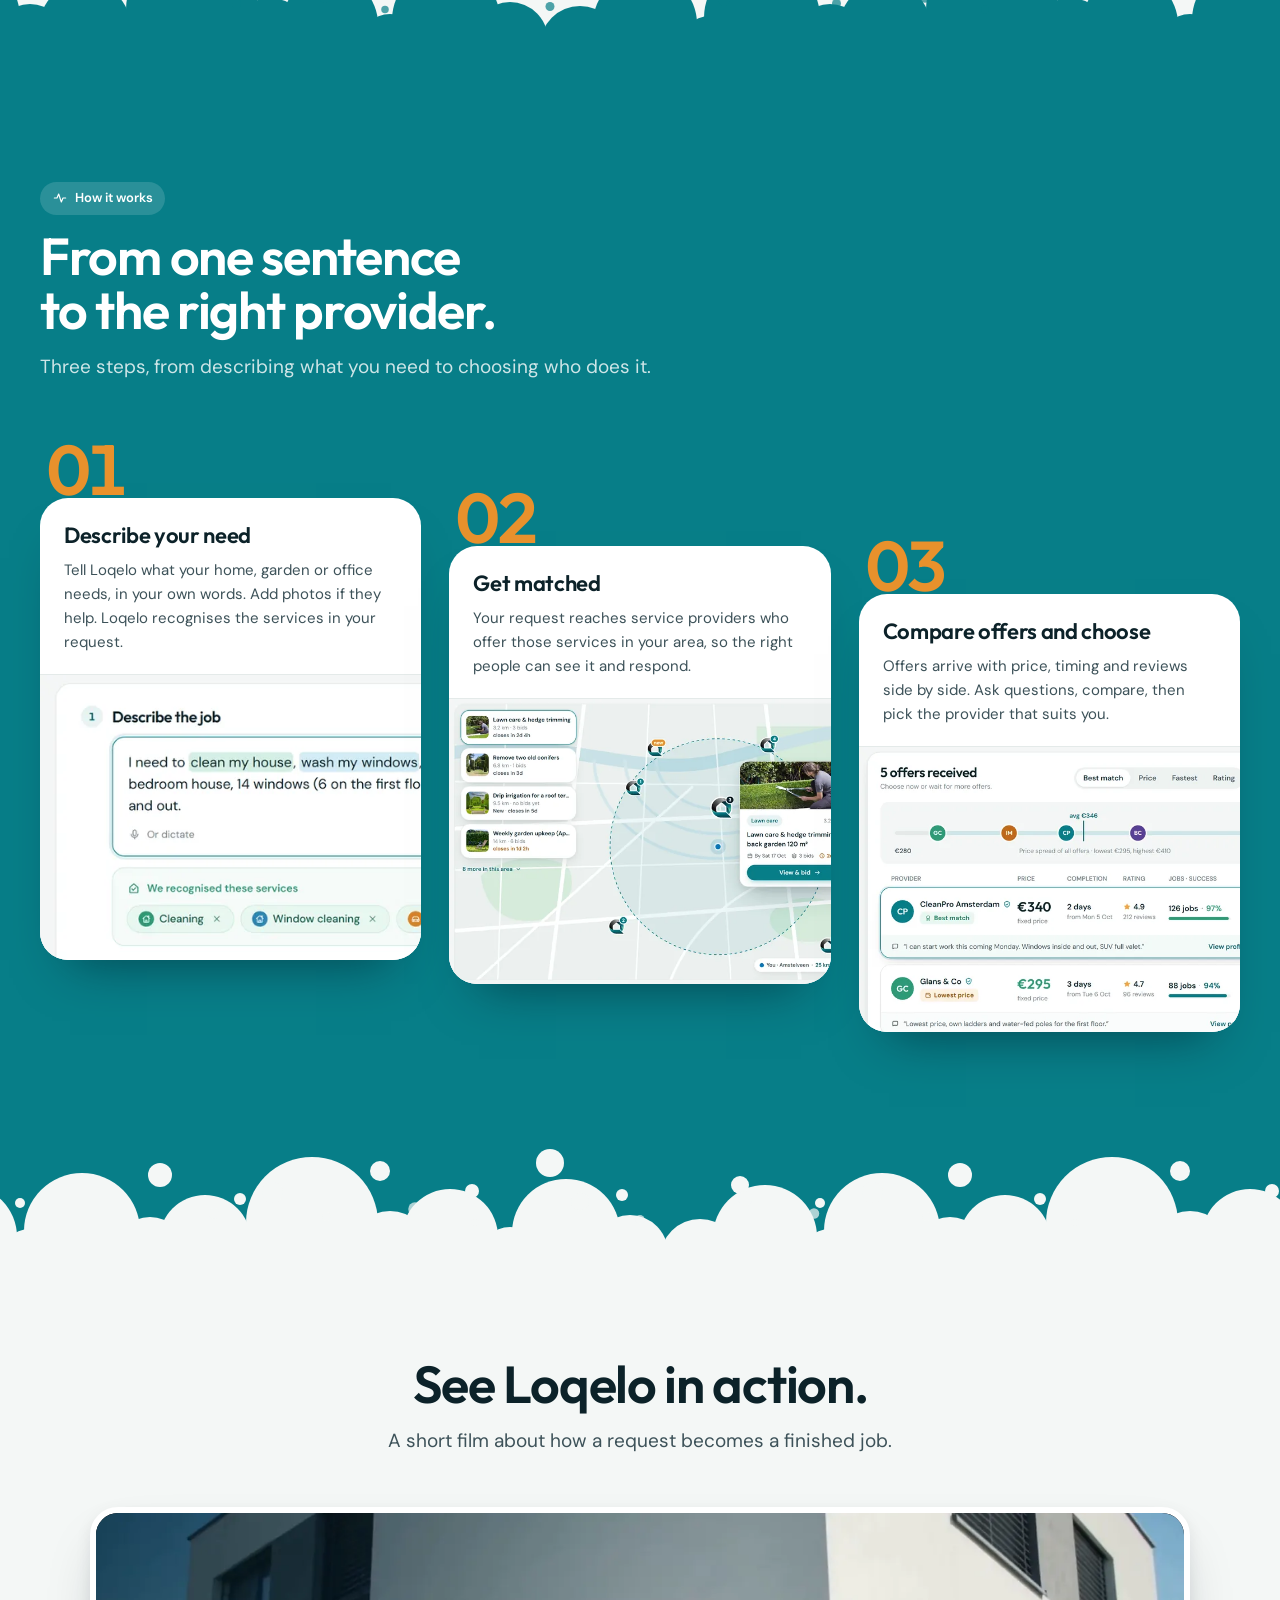
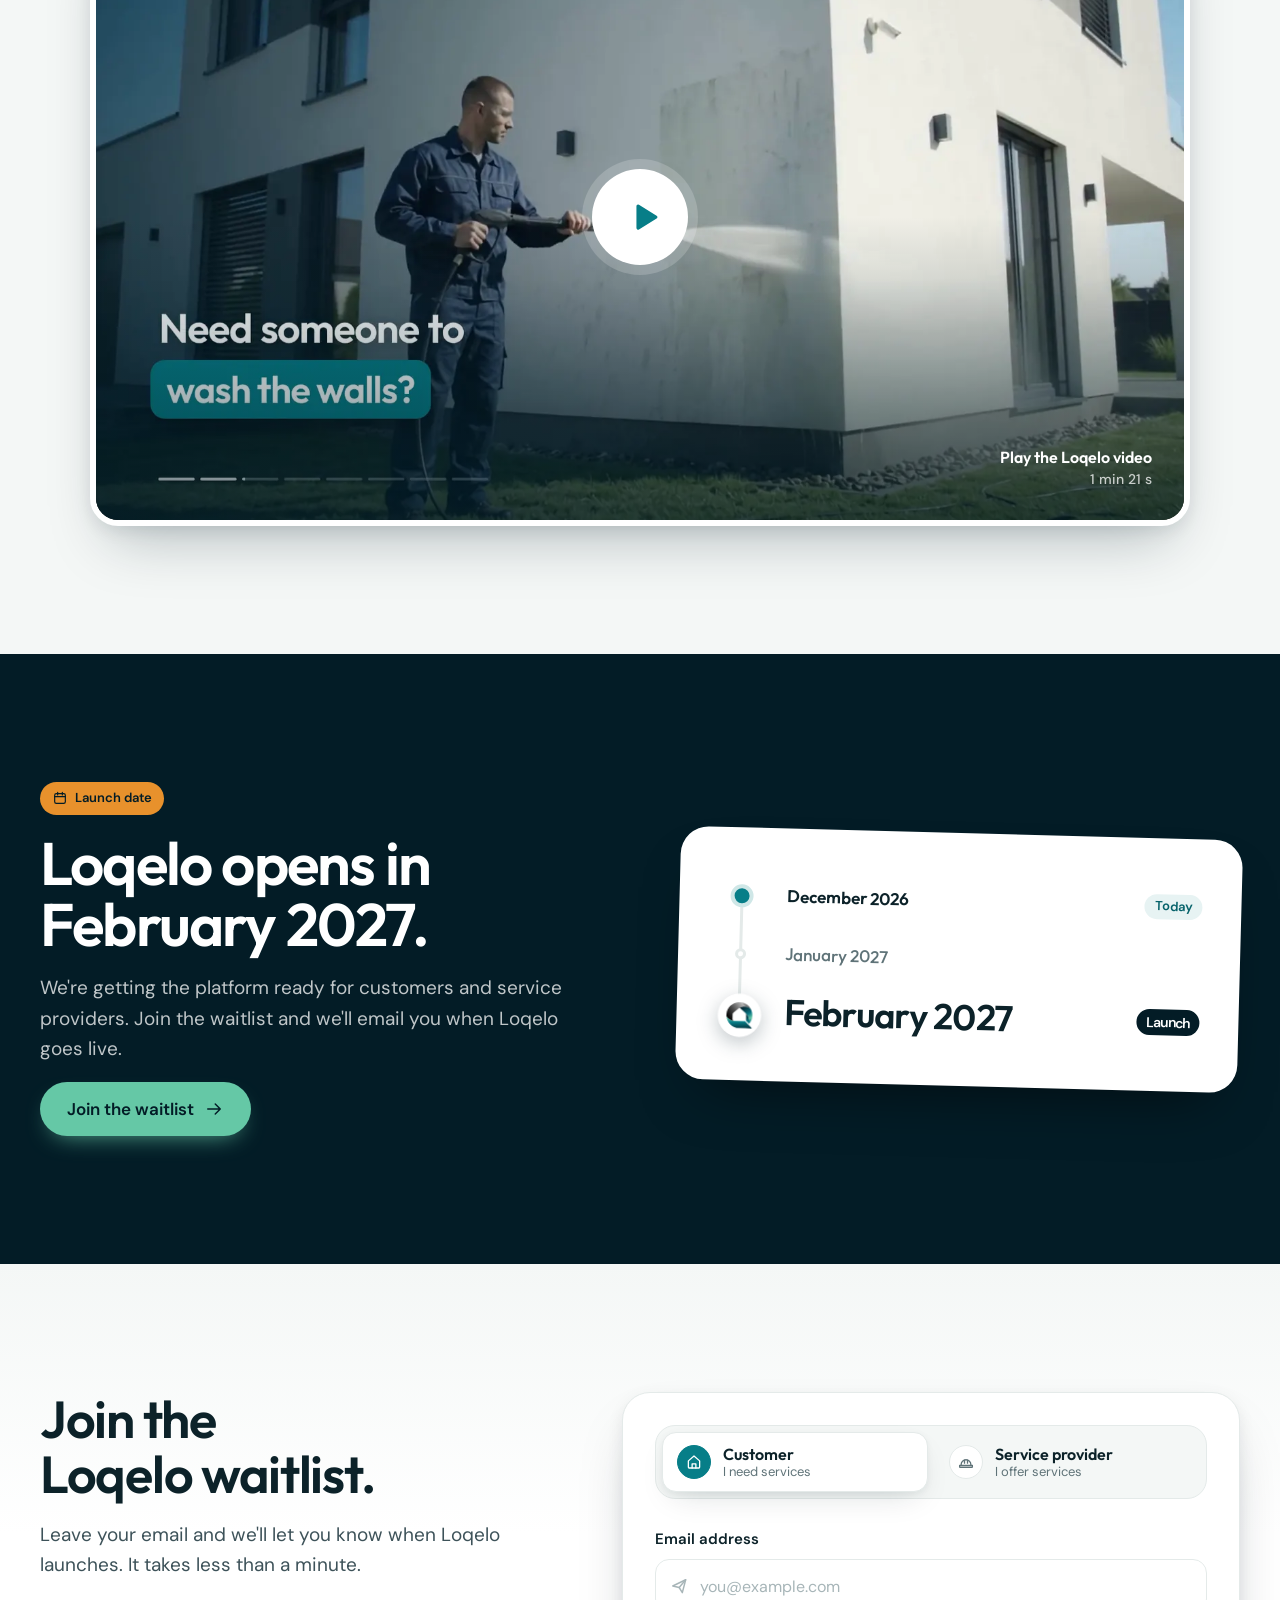
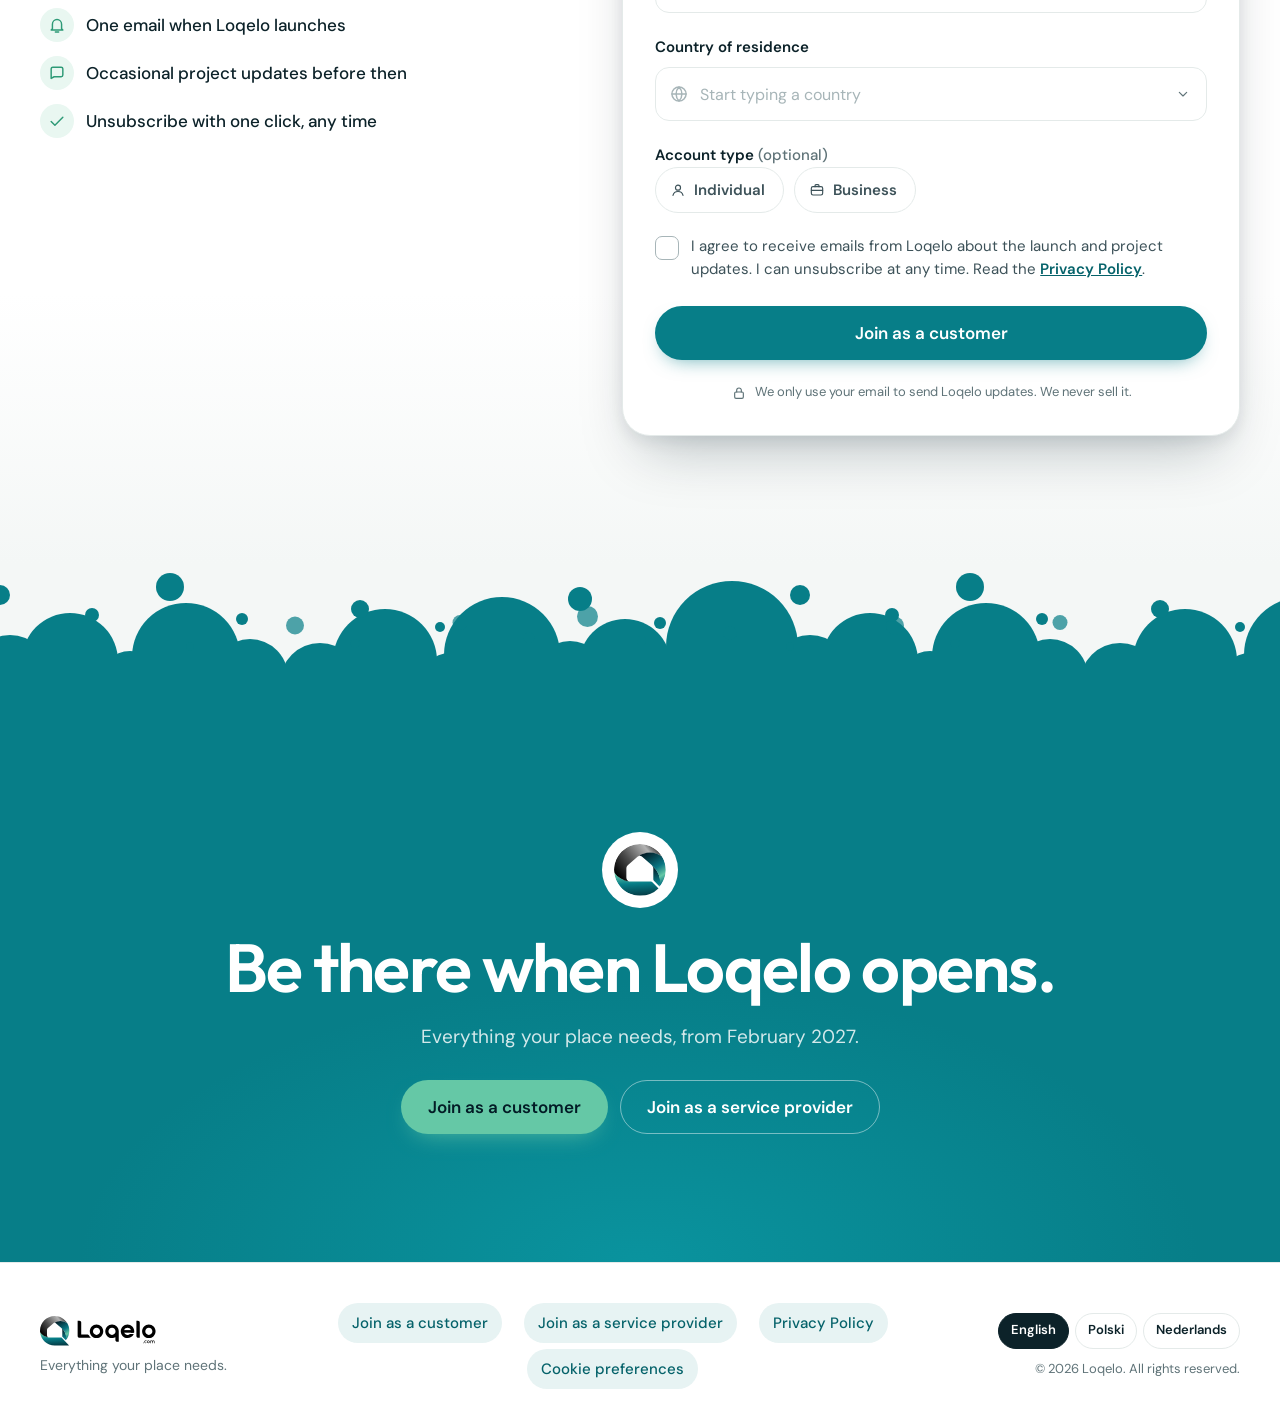
<file: v3/index.html>
<!doctype html>
<html lang="en" dir="ltr" class="v3">
<head>
<meta charset="utf-8">
<meta name="viewport" content="width=device-width, initial-scale=1, viewport-fit=cover">
<title data-i18n="meta.title">Loqelo – Everything your place needs. Launching February 2027</title>
<meta name="description" content="Loqelo connects people who need services for their home, garden or office with service providers who can do the job. Join the waitlist for the February 2027 launch." data-i18n-attr="content:meta.description">
<link rel="canonical" href="https://loqelo.com/">
<!-- Alternative design (version 3). Remove this noindex line if this version becomes the homepage. -->
<meta name="robots" content="noindex">
<meta name="theme-color" content="#F4F7F6">

<meta property="og:type" content="website">
<meta property="og:site_name" content="Loqelo">
<meta property="og:url" content="https://loqelo.com/">
<meta property="og:title" content="Loqelo – Everything your place needs.">
<meta property="og:description" content="A platform connecting people with service providers for their home, garden and office. Launching February 2027. Join the waitlist.">
<meta property="og:image" content="https://loqelo.com/assets/img/og-image.jpg">
<meta property="og:image:width" content="1200">
<meta property="og:image:height" content="630">
<meta property="og:image:alt" content="Loqelo logo with the tagline Everything your place needs. Launching February 2027.">
<meta name="twitter:card" content="summary_large_image">

<link rel="icon" href="../favicon.ico" sizes="48x48">
<link rel="icon" href="../favicon.svg" type="image/svg+xml">
<link rel="apple-touch-icon" href="../apple-touch-icon.png">
<link rel="manifest" href="../site.webmanifest">

<link rel="preload" href="../assets/fonts/outfit-var.woff2" as="font" type="font/woff2" crossorigin>
<link rel="preload" href="../assets/fonts/dmsans-var.woff2" as="font" type="font/woff2" crossorigin>
<link rel="preload" as="image" href="../assets/img/hero-600.webp" imagesrcset="../assets/img/hero-600.webp 600w, ../assets/img/hero-1000.webp 1000w" imagesizes="(min-width: 1024px) 300px, 50vw">

<script>
/* Pick the language before first paint so visitors never see a flash of the wrong language. */
(function(){var s=['en','pl','nl'],l=null;try{var q=new URLSearchParams(location.search).get('lang');if(q&&s.indexOf(q)>-1)l=q;if(!l)l=localStorage.getItem('loqelo_lang');}catch(e){}
if(!l||s.indexOf(l)<0){var n=(navigator.languages||[navigator.language||'en']);for(var i=0;i<n.length;i++){var c=(n[i]||'').slice(0,2).toLowerCase();if(s.indexOf(c)>-1){l=c;break;}}}
l=l||'en';document.documentElement.lang=l;document.documentElement.setAttribute('data-lang',l);if(l!=='en')document.documentElement.classList.add('i18n-pending');
document.documentElement.classList.add('js');})();
</script>
<script src="../config.js"></script>
<script>window.LOQELO_CONFIG.base = "../"; window.LOQELO_CONFIG.endpoint = "../api/subscribe.php";</script>
<link rel="stylesheet" href="../assets/css/styles.css">
<link rel="stylesheet" href="../assets/css/v3.css">
<script type="application/ld+json">
{"@context":"https://schema.org","@type":"Organization","name":"Loqelo","url":"https://loqelo.com/","logo":"https://loqelo.com/icon-512.png","slogan":"Everything your place needs."}
</script>
</head>
<body>
<a class="skip" href="#main" data-i18n="a11y.skip">Skip to content</a>

<header class="hdr" id="top">
  <div class="wrap hdr__in">
    <a aria-label="Loqelo home" class="hdr__logo" href="#top" data-i18n-attr="aria-label:a11y.home">
      <img src="../assets/img/loqelo-logo-white.svg" width="132" height="34" alt="Loqelo">
    </a>
    <nav class="hdr__nav" aria-label="Main">
      <a href="#how" data-i18n="nav.how">How it works</a>
      <a href="#customers" data-i18n="nav.customers">For customers</a>
      <a href="#providers" data-i18n="nav.providers">For service providers</a>
    </nav>
    <div class="hdr__end">
      <div class="lang" data-lang-picker>
        <button aria-label="Language" class="lang__btn" type="button" aria-haspopup="listbox" aria-expanded="false" data-i18n-attr="aria-label:a11y.language">
          <svg class="ic" aria-hidden="true"><use href="#i-globe"/></svg><span class="lang__cur">EN</span><svg class="ic ic--s" aria-hidden="true"><use href="#i-chevDown"/></svg>
        </button>
        <ul class="lang__list" role="listbox" hidden></ul>
      </div>
      <a class="btn btn--mint btn--sm hdr__cta" href="#waitlist" data-cta="header" data-i18n="nav.join">Join the waitlist</a>
      <button aria-label="Open menu" class="hdr__burger" type="button" aria-expanded="false" aria-controls="mnav" data-i18n-attr="aria-label:a11y.menuOpen">
        <span></span><span></span>
      </button>
    </div>
  </div>
  <div class="mnav" id="mnav" hidden>
    <nav class="wrap mnav__in" aria-label="Mobile">
      <a href="#how" data-i18n="nav.how">How it works</a>
      <a href="#customers" data-i18n="nav.customers">For customers</a>
      <a href="#providers" data-i18n="nav.providers">For service providers</a>
      <div class="mnav__lang" data-lang-inline></div>
      <a class="btn btn--primary btn--block" href="#waitlist" data-cta="mobile_menu" data-i18n="nav.join">Join the waitlist</a>
    </nav>
  </div>
</header>


<main id="main">

<!-- ============ HERO ============ -->
<section class="hero v3hero" aria-labelledby="hero-title">

  <div class="wrap hero__grid">
    <div class="hero__copy">
      <p class="badge"><span class="badge__dot" aria-hidden="true"></span><span data-i18n="hero.badge">Launching February 2027</span></p>
      <h1 class="hero__title" id="hero-title"><span data-i18n="hero.titleA">Everything your place</span> <span class="hero__accent"><span data-i18n="hero.titleB">needs.</span><svg class="swash" viewBox="0 0 300 18" preserveAspectRatio="none" aria-hidden="true"><path d="M3 13 C 80 3, 200 3, 297 9"/></svg></span></h1>
      <p class="hero__lead" data-i18n="hero.lead">Describe what your home, garden or office needs in your own words. Loqelo matches your request with service providers who can do the job, and you choose from the offers they send.</p>
      <div class="hero__ctas">
        <a class="btn btn--mint btn--lg" href="#waitlist" data-cta="hero"><span data-i18n="hero.ctaPrimary">Join the waitlist</span><svg class="ic" aria-hidden="true"><use href="#i-arrowRight"/></svg></a>
        <a class="btn btn--onteal btn--lg" href="#how" data-cta="hero_how" data-i18n="hero.ctaSecondary">Discover how it works</a>
      </div>
      <p class="hero__note"><svg class="ic ic--s" aria-hidden="true"><use href="#i-shield"/></svg><span data-i18n="hero.note">Free to join. Unsubscribe any time.</span></p>
    </div>

    <div class="stage" aria-hidden="false">
      <figure class="stage__photo">
        <img src="../assets/img/hero-600.webp" srcset="../assets/img/hero-600.webp 600w, ../assets/img/hero-1000.webp 1000w" sizes="(min-width: 1024px) 300px, 50vw" width="600" height="750" alt="Two service providers cleaning large office windows" data-i18n-attr="alt:hero.photoAlt" fetchpriority="high">
      </figure>
      <figure class="stage__phone phone">
        <img src="../assets/img/phone-m2-420.webp" srcset="../assets/img/phone-m2-420.webp 420w, ../assets/img/phone-m2-780.webp 780w" sizes="(min-width: 1024px) 230px, 40vw" width="420" height="909" alt="Loqelo mobile app showing offers from three service providers, sorted by best match" data-i18n-attr="alt:hero.phoneAlt">
      </figure>
      <img class="pin pin--a" src="../assets/img/pin.svg" width="44" height="44" alt="">
      <img class="pin pin--b" src="../assets/img/pin.svg" width="36" height="36" alt="">
      <img class="pin pin--c" src="../assets/img/pin.svg" width="30" height="30" alt="">

      <div class="sticker" aria-hidden="true">
        <svg viewBox="0 0 200 200"><defs><path id="stickerPath" d="M100,100 m-74,0 a74,74 0 1,1 148,0 a74,74 0 1,1 -148,0"/></defs><text><textPath href="#stickerPath" data-sticker></textPath></text></svg>
        <img src="../assets/img/pin.svg" width="56" height="56" alt="">
      </div>
      <div class="describe" data-demo>
        <div class="describe__head">
          <span data-i18n="hero.demoLabel">What do you need?</span>
          <span class="describe__mic"><svg class="ic ic--s" aria-hidden="true"><use href="#i-mic"/></svg></span>
        </div>
        <p class="describe__text" aria-live="off"><span class="describe__typed"></span><span class="caret" aria-hidden="true"></span></p>
        <div class="describe__foot">
          <span class="describe__found"><svg class="ic ic--s" aria-hidden="true"><use href="#i-match"/></svg><span data-i18n="hero.demoFound">Recognised services</span></span>
          <div class="describe__chips"></div>
        </div>
      </div>
    </div>
  </div>
  <div class="bubbles bubbles--rise" style="--bc:var(--deep)" aria-hidden="true"><span class="bubbles__float"></span><span class="bubbles__float bubbles__float--b"></span></div>
</section>


<!-- ============ SERVICE TICKER ============ -->
<div class="ticker" aria-hidden="true">
  <div class="ticker__track" data-ticker>
    <span data-i18n="cats.home">Home</span><span data-i18n="cats.garden">Garden</span><span data-i18n="cats.construction">Construction</span><span data-i18n="cats.installations">Installations</span><span data-i18n="cats.pets">Pets</span><span data-i18n="cats.vehicles">Vehicles</span><span data-i18n="cats.personal">Personal services</span><span data-i18n="cats.moving">Moving &amp; transport</span>
  </div>
</div>

<!-- ============ CATEGORIES ============ -->
<section class="v3cats" aria-labelledby="cats-title">
  <div class="wrap">
    <div class="v3head v3head--center">
      <h2 class="h2" id="cats-title" data-i18n="cats.title">From a dripping tap to moving house.</h2>
      <p class="lead" data-i18n="cats.lead">One place to ask for help with the services your home, garden and office need.</p>
    </div>
    <div class="v3cats__grid">
      <ul class="v3cats__col" role="list">
        <li class="v3cat"><span class="v3cat__ic"><svg class="ic" aria-hidden="true"><use href="#i-house"/></svg></span><span data-i18n="cats.home">Home</span></li>
        <li class="v3cat"><span class="v3cat__ic"><svg class="ic" aria-hidden="true"><use href="#i-sprout"/></svg></span><span data-i18n="cats.garden">Garden</span></li>
        <li class="v3cat"><span class="v3cat__ic"><svg class="ic" aria-hidden="true"><use href="#i-helmet"/></svg></span><span data-i18n="cats.construction">Construction</span></li>
        <li class="v3cat"><span class="v3cat__ic"><svg class="ic" aria-hidden="true"><use href="#i-plug"/></svg></span><span data-i18n="cats.installations">Installations</span></li>
      </ul>
      <figure class="v3cats__photo">
        <img src="../assets/img/cat-garden.webp" width="540" height="680" loading="lazy" decoding="async" alt="">
        <span class="v3cats__blob" aria-hidden="true"></span>
      </figure>
      <ul class="v3cats__col v3cats__col--r" role="list">
        <li class="v3cat"><span class="v3cat__ic"><svg class="ic" aria-hidden="true"><use href="#i-paw"/></svg></span><span data-i18n="cats.pets">Pets</span></li>
        <li class="v3cat"><span class="v3cat__ic"><svg class="ic" aria-hidden="true"><use href="#i-car"/></svg></span><span data-i18n="cats.vehicles">Vehicles</span></li>
        <li class="v3cat"><span class="v3cat__ic"><svg class="ic" aria-hidden="true"><use href="#i-care"/></svg></span><span data-i18n="cats.personal">Personal services</span></li>
        <li class="v3cat"><span class="v3cat__ic"><svg class="ic" aria-hidden="true"><use href="#i-boxtruck"/></svg></span><span data-i18n="cats.moving">Moving &amp; transport</span></li>
      </ul>
    </div>
  </div>
</section>

<!-- ============ AUDIENCES (zig-zag rows) ============ -->
<section class="v3rows" aria-label="Customers and service providers">
  <div class="wrap">
    <article class="v3row" id="customers" aria-labelledby="cust-title">
      <figure class="v3row__photo"><img src="../assets/img/v2-cust-640.webp" srcset="../assets/img/v2-cust-640.webp 640w, ../assets/img/v2-cust-1100.webp 1100w" sizes="(min-width: 1024px) 560px, 92vw" width="1100" height="733" loading="lazy" decoding="async" alt=""></figure>
      <div class="v3row__body">
        <p class="pill"><svg class="ic ic--s" aria-hidden="true"><use href="#i-house"/></svg><span data-i18n="aud.custEyebrow">For customers</span></p>
        <h2 class="h2 h2--row" id="cust-title" data-i18n="aud.custTitle">Need a hand? Describe it once.</h2>
        <p class="v3row__lead" data-i18n="aud.custLead">No more calling around. Write what you need, and offers come to you.</p>
        <ul class="ticks" role="list">
          <li><svg class="ic" aria-hidden="true"><use href="#i-edit"/></svg><span data-i18n="aud.cust1">Describe the job in your own words, by typing or speaking</span></li>
          <li><svg class="ic" aria-hidden="true"><use href="#i-message"/></svg><span data-i18n="aud.cust2">Receive offers from service providers who can do it</span></li>
          <li><svg class="ic" aria-hidden="true"><use href="#i-check"/></svg><span data-i18n="aud.cust3">Compare price, timing and reviews, then choose</span></li>
        </ul>
        <a class="v3row__cta" href="#waitlist" data-cta="panel_customer" data-audience="customer"><span data-i18n="aud.custCta">Join as a customer</span><span class="v3row__arrow"><svg class="ic" aria-hidden="true"><use href="#i-arrowRight"/></svg></span></a>
      </div>
    </article>
    <span class="spark" aria-hidden="true"></span>
    <article class="v3row v3row--flip" id="providers" aria-labelledby="prov-title">
      <figure class="v3row__photo"><img src="../assets/img/v2-pro-640.webp" srcset="../assets/img/v2-pro-640.webp 640w, ../assets/img/v2-pro-1100.webp 1100w" sizes="(min-width: 1024px) 560px, 92vw" width="1100" height="620" loading="lazy" decoding="async" alt=""></figure>
      <div class="v3row__body">
        <p class="pill pill--mint"><svg class="ic ic--s" aria-hidden="true"><use href="#i-briefcase"/></svg><span data-i18n="aud.provEyebrow">For service providers</span></p>
        <h2 class="h2 h2--row" id="prov-title" data-i18n="aud.provTitle">Need more jobs? Find them here.</h2>
        <p class="v3row__lead" data-i18n="aud.provLead">See requests from people nearby who need the services you offer.</p>
        <ul class="ticks" role="list">
          <li><svg class="ic" aria-hidden="true"><use href="#i-map"/></svg><span data-i18n="aud.prov1">Browse requests that match your services and working area</span></li>
          <li><svg class="ic" aria-hidden="true"><use href="#i-send"/></svg><span data-i18n="aud.prov2">Send your offer with price, start date and a short note</span></li>
          <li><svg class="ic" aria-hidden="true"><use href="#i-layers"/></svg><span data-i18n="aud.prov3">Track your bids and accepted jobs in one dashboard</span></li>
        </ul>
        <a class="v3row__cta" href="#waitlist" data-cta="panel_provider" data-audience="provider"><span data-i18n="aud.provCta">Join as a service provider</span><span class="v3row__arrow"><svg class="ic" aria-hidden="true"><use href="#i-arrowRight"/></svg></span></a>
      </div>
    </article>
  </div>
</section>

<!-- ============ HOW IT WORKS ============ -->
<section class="v3how" id="how" aria-labelledby="how-title">
  <div class="bubbles bubbles--top" style="--bc:var(--block)" aria-hidden="true"><span class="bubbles__float"></span><span class="bubbles__float bubbles__float--b"></span></div>
  <div class="bubbles bubbles--rise" style="--bc:var(--bg)" aria-hidden="true"><span class="bubbles__float"></span><span class="bubbles__float bubbles__float--b"></span></div>
  <div class="wrap">
    <div class="v3head">
      <p class="pill pill--onteal"><svg class="ic ic--s" aria-hidden="true"><use href="#i-activity"/></svg><span data-i18n="nav.how">How it works</span></p>
      <h2 class="h2" id="how-title" data-i18n="how.title">From one sentence to the right provider.</h2>
      <p class="lead" data-i18n="how.lead">Three steps, from describing what you need to choosing who does it.</p>
    </div>
    <ol class="v3steps" role="list">
      <li class="v3step">
        <span class="v3step__num" aria-hidden="true">01</span>
        <div class="v3step__card">
          <h3 class="h3"><span class="vh"><span data-i18n="how.stepLabel">Step</span> 1: </span><span data-i18n="how.s1t">Describe your need</span></h3>
          <p data-i18n="how.s1d">Tell Loqelo what your home, garden or office needs, in your own words. Add photos if they help. Loqelo recognises the services in your request.</p>
          <figure class="v3step__shot"><img src="../assets/img/step-describe-800.webp" width="800" height="346" loading="lazy" decoding="async" alt="Loqelo job form with a typed request and the recognised services: cleaning, window cleaning and car washing" data-i18n-attr="alt:how.s1alt"></figure>
        </div>
      </li>
      <li class="v3step">
        <span class="v3step__num" aria-hidden="true">02</span>
        <div class="v3step__card">
          <h3 class="h3"><span class="vh"><span data-i18n="how.stepLabel">Step</span> 2: </span><span data-i18n="how.s2t">Get matched</span></h3>
          <p data-i18n="how.s2d">Your request reaches service providers who offer those services in your area, so the right people can see it and respond.</p>
          <figure class="v3step__shot"><img src="../assets/img/step-match-800.webp" width="800" height="508" loading="lazy" decoding="async" alt="Loqelo provider view with a map of nearby requests matching their services" data-i18n-attr="alt:how.s2alt"></figure>
        </div>
      </li>
      <li class="v3step">
        <span class="v3step__num" aria-hidden="true">03</span>
        <div class="v3step__card">
          <h3 class="h3"><span class="vh"><span data-i18n="how.stepLabel">Step</span> 3: </span><span data-i18n="how.s3t">Compare offers and choose</span></h3>
          <p data-i18n="how.s3d">Offers arrive with price, timing and reviews side by side. Ask questions, compare, then pick the provider that suits you.</p>
          <figure class="v3step__shot"><img src="../assets/img/step-offers-800.webp" width="800" height="497" loading="lazy" decoding="async" alt="Loqelo offers screen comparing five offers with a price range chart" data-i18n-attr="alt:how.s3alt"></figure>
        </div>
      </li>
    </ol>
  </div>
</section>

<!-- ============ FILM ============ -->
<section class="v3film" id="film" aria-labelledby="film-title">
  <div class="wrap">
    <div class="v3head v3head--center">
      <h2 class="h2" id="film-title" data-i18n="video.title">See Loqelo in action.</h2>
      <p class="lead" data-i18n="video.lead">A short film about how a request becomes a finished job.</p>
    </div>
    <div class="player" data-player>
      <img class="player__poster" src="../assets/video/poster-800.webp" srcset="../assets/video/poster-800.webp 800w, ../assets/video/poster-1600.webp 1600w" sizes="(min-width: 1200px) 1100px, 94vw" width="1600" height="900" loading="lazy" decoding="async" alt="A man pressure-washing the wall of a modern house, with the caption: Need someone to wash the walls?" data-i18n-attr="alt:video.posterAlt">
      <button class="player__play" type="button">
        <span class="player__btn"><svg viewBox="0 0 24 24" aria-hidden="true"><path d="M8 5.5v13a1 1 0 0 0 1.5.86l10.5-6.5a1 1 0 0 0 0-1.72L9.5 4.64A1 1 0 0 0 8 5.5z"/></svg></span>
        <span class="player__meta"><span data-i18n="video.play">Play the Loqelo video</span><span class="player__dur" data-i18n="video.duration">1 min 21 s</span></span>
      </button>
    </div>
  </div>
</section>

<!-- ============ LAUNCH ============ -->
<section class="v3launch" aria-labelledby="launch-title">
  <div class="wrap v3launch__in">
    <div class="v3launch__copy">
      <p class="pill pill--amber"><svg class="ic ic--s" aria-hidden="true"><use href="#i-calendar"/></svg><span data-i18n="launch.kicker">Launch date</span></p>
      <h2 class="launch__title" id="launch-title" data-i18n="launch.title">Loqelo opens in February 2027.</h2>
      <p class="lead" data-i18n="launch.lead">We're getting the platform ready for customers and service providers. Join the waitlist and we'll email you when Loqelo goes live.</p>
      <a class="btn btn--mint btn--lg" href="#waitlist" data-cta="launch"><span data-i18n="launch.cta">Join the waitlist</span><svg class="ic" aria-hidden="true"><use href="#i-arrowRight"/></svg></a>
    </div>
    <div class="v3launch__card">
      <div class="timeline" data-timeline aria-hidden="true">
        <div class="timeline__track"><span class="timeline__fill"></span></div>
        <ol class="timeline__months"></ol>
      </div>
    </div>
  </div>
</section>

<!-- ============ WAITLIST ============ -->
<section class="wl" id="waitlist" aria-labelledby="wl-title">
  <div class="wrap wl__grid">
    <div class="wl__copy">
      <h2 class="h2" id="wl-title" data-i18n="form.title">Join the Loqelo waitlist.</h2>
      <p class="lead" data-i18n="form.lead">Leave your email and we'll let you know when Loqelo launches. It takes less than a minute.</p>
      <ul class="wl__points" role="list">
        <li><svg class="ic" aria-hidden="true"><use href="#i-bell"/></svg><span data-i18n="form.point1">One email when Loqelo launches</span></li>
        <li><svg class="ic" aria-hidden="true"><use href="#i-message"/></svg><span data-i18n="form.point2">Occasional project updates before then</span></li>
        <li><svg class="ic" aria-hidden="true"><use href="#i-check"/></svg><span data-i18n="form.point3">Unsubscribe with one click, any time</span></li>
      </ul>
    </div>

    <div class="card wl__card">
      <div aria-label="I'm joining as" class="seg" role="tablist" data-i18n-attr="aria-label:form.tabsLabel">
        <span class="seg__ind" aria-hidden="true"></span>
        <button class="seg__btn" role="tab" id="tab-customer" aria-controls="wl-panel" aria-selected="true" data-aud="customer" type="button">
          <svg class="ic" aria-hidden="true"><use href="#i-house"/></svg>
          <span><strong data-i18n="form.tabCustomer">Customer</strong><small data-i18n="form.tabCustomerSub">I need services</small></span>
        </button>
        <button class="seg__btn" role="tab" id="tab-provider" aria-controls="wl-panel" aria-selected="false" tabindex="-1" data-aud="provider" type="button">
          <svg class="ic" aria-hidden="true"><use href="#i-helmet"/></svg>
          <span><strong data-i18n="form.tabProvider">Service provider</strong><small data-i18n="form.tabProviderSub">I offer services</small></span>
        </button>
      </div>

      <div class="wl__panel" id="wl-panel" role="tabpanel" aria-labelledby="tab-customer">
      <form class="form" id="wl-form" novalidate data-audience="customer">
        <div class="form__alert" role="alert" hidden></div>

        <div class="field">
          <label class="field__lbl" for="f-email"><span data-i18n="form.email">Email address</span></label>
          <div class="field__ctl">
            <svg class="ic field__ic" aria-hidden="true"><use href="#i-send"/></svg>
            <input placeholder="you@example.com" id="f-email" name="email" type="email" inputmode="email" autocomplete="email" autocapitalize="off" spellcheck="false" required aria-describedby="f-email-err" data-i18n-attr="placeholder:form.emailPh" maxlength="254">
          </div>
          <p class="field__err" id="f-email-err" hidden></p>
        </div>

        <div class="field">
          <label class="field__lbl" for="f-country" id="f-country-lbl"><span data-i18n="form.countryCustomer" data-country-label>Country of residence</span></label>
          <div class="field__ctl combo" data-combo>
            <svg class="ic field__ic" aria-hidden="true"><use href="#i-globe"/></svg>
            <input placeholder="Start typing a country" id="f-country" type="text" role="combobox" aria-autocomplete="list" aria-expanded="false" aria-controls="f-country-list" autocomplete="off" required aria-describedby="f-country-err" data-i18n-attr="placeholder:form.countryPh">
            <input type="hidden" name="country" value="">
            <svg class="ic ic--s combo__chev" aria-hidden="true"><use href="#i-chevDown"/></svg>
            <ul class="combo__list" id="f-country-list" role="listbox" aria-labelledby="f-country-lbl" hidden></ul>
          </div>
          <p class="field__err" id="f-country-err" hidden></p>
        </div>

        <fieldset class="field field--set">
          <legend class="field__lbl"><span data-i18n="form.accountType">Account type</span> <span class="field__opt">(<span data-i18n="form.optional">optional</span>)</span></legend>
          <div class="chips">
            <label class="chip"><input type="radio" name="account_type" value="individual"><svg class="ic ic--s" aria-hidden="true"><use href="#i-user"/></svg><span data-i18n="form.individual">Individual</span></label>
            <label class="chip"><input type="radio" name="account_type" value="business"><svg class="ic ic--s" aria-hidden="true"><use href="#i-briefcase"/></svg><span data-i18n="form.business">Business</span></label>
          </div>
        </fieldset>

        <div class="field field--consent">
          <label class="consent">
            <input type="checkbox" name="consent" value="yes" required aria-describedby="f-consent-err">
            <span class="consent__box" aria-hidden="true"><svg viewBox="0 0 24 24"><path d="M5 12.5l4.5 4.5L19 7.5"/></svg></span>
            <span class="consent__txt" data-i18n-html="form.consent">I agree to receive emails from Loqelo about the launch and project updates. I can unsubscribe at any time. Read the <a href="privacy.html">Privacy Policy</a>.</span>
          </label>
          <p class="field__err" id="f-consent-err" hidden></p>
        </div>

        <!-- Spam protection: humans never see or fill this field. -->
        <div class="hp" aria-hidden="true">
          <label for="f-website">Website</label>
          <input id="f-website" type="text" name="website" tabindex="-1" autocomplete="off">
        </div>
        <input type="hidden" name="ts" value="">
        <div class="turnstile" data-turnstile></div>

        <button class="btn btn--primary btn--lg btn--block form__submit" type="submit">
          <span class="spin" aria-hidden="true"></span>
          <span class="form__submit-lbl" data-i18n="form.submitCustomer">Join as a customer</span>
        </button>
        <p class="form__note"><svg class="ic ic--s" aria-hidden="true"><use href="#i-lock"/></svg><span data-i18n="form.privacyNote">We only use your email to send Loqelo updates. We never sell it.</span></p>
      </form>

      <div class="done" hidden tabindex="-1">
        <span class="done__ic"><svg viewBox="0 0 24 24" aria-hidden="true"><path d="M5 12.5l4.5 4.5L19 7.5"/></svg></span>
        <h3 class="done__title"></h3>
        <p class="done__msg"></p>
        <p class="done__preview" hidden><svg class="ic ic--s" aria-hidden="true"><use href="#i-question"/></svg><span data-i18n="form.preview">Demo mode: this form didn't send anything. On the live site, this step adds you to the waitlist.</span></p>
        <div class="done__actions">
          <button class="btn btn--soft" type="button" data-again data-i18n="form.again">Register another email</button>
          <button class="link" type="button" data-cross></button>
        </div>
      </div>
      </div>
    </div>
  </div>
</section>

<!-- ============ FINAL CTA ============ -->
<section class="final v3final" aria-labelledby="final-title">
  <div class="bubbles bubbles--top" style="--bc:var(--block)" aria-hidden="true"><span class="bubbles__float"></span><span class="bubbles__float bubbles__float--b"></span></div>
  <div class="wrap final__in">
    <img class="final__mark" src="../assets/img/loqelo-icon.svg" width="72" height="72" alt="" loading="lazy">
    <h2 class="h2" id="final-title" data-i18n="final.title">Be there when Loqelo opens.</h2>
    <p class="lead" data-i18n="final.lead">Everything your place needs, from February 2027.</p>
    <div class="final__ctas">
      <a class="btn btn--mint btn--lg" href="#waitlist" data-cta="final_customer" data-audience="customer" data-i18n="final.cust">Join as a customer</a>
      <a class="btn btn--onteal btn--lg" href="#waitlist" data-cta="final_provider" data-audience="provider" data-i18n="final.prov">Join as a service provider</a>
    </div>
  </div>
</section>

</main>

<footer class="ftr">
  <div class="wrap ftr__in">
    <div class="ftr__brand">
      <img src="../assets/img/loqelo-logo.svg" width="116" height="30" alt="Loqelo" loading="lazy">
      <p data-i18n="footer.tagline">Everything your place needs.</p>
    </div>
    <nav class="ftr__nav" aria-label="Footer">
      <a href="#waitlist" data-audience="customer" data-cta="footer_customer" data-i18n="aud.custCta">Join as a customer</a>
      <a href="#waitlist" data-audience="provider" data-cta="footer_provider" data-i18n="aud.provCta">Join as a service provider</a>
      <a href="../privacy.html" data-i18n="footer.privacy">Privacy Policy</a>
      <button type="button" class="link" data-cookie-prefs data-i18n="footer.cookies">Cookie preferences</button>
    </nav>
    <div class="ftr__end">
      <div class="ftr__lang" data-lang-inline></div>
      <p class="ftr__copy">© <span data-year>2026</span> Loqelo. <span data-i18n="footer.rights">All rights reserved.</span></p>
    </div>
  </div>
</footer>

<!-- Cookie consent -->
<div class="cookie" role="dialog" aria-modal="false" aria-labelledby="cookie-title" hidden>
  <p class="cookie__title" id="cookie-title" data-i18n="cookie.title">Cookies and analytics</p>
  <p class="cookie__text"><span data-i18n="cookie.text">With your permission, we use Google Analytics cookies to count visits and see which countries visitors come from. We never share what you type in our forms.</span> <a href="../privacy.html" data-i18n="cookie.more">Privacy Policy</a></p>
  <div class="cookie__btns">
    <button class="btn btn--soft btn--sm" type="button" data-consent="denied" data-i18n="cookie.reject">Reject</button>
    <button class="btn btn--primary btn--sm" type="button" data-consent="granted" data-i18n="cookie.accept">Accept analytics</button>
  </div>
</div>

<!--ICONS--><svg xmlns="http://www.w3.org/2000/svg" style="display:none" aria-hidden="true"><symbol id="i-activity" viewBox="0 0 24 24" fill="none" stroke="currentColor" stroke-width="1.75" stroke-linecap="round" stroke-linejoin="round"><path d="M3.5 12h4l2.5-6 4 12 2.5-6h4"/></symbol><symbol id="i-arrowRight" viewBox="0 0 24 24" fill="none" stroke="currentColor" stroke-width="1.75" stroke-linecap="round" stroke-linejoin="round"><path d="M4.5 12h15M13.5 6l6 6-6 6"/></symbol><symbol id="i-bell" viewBox="0 0 24 24" fill="none" stroke="currentColor" stroke-width="1.75" stroke-linecap="round" stroke-linejoin="round"><path d="M6.5 16.5V11a5.5 5.5 0 0 1 11 0v5.5l1.5 1.5H5z"/><path d="M10 20.5h4"/></symbol><symbol id="i-boxtruck" viewBox="0 0 24 24" fill="none" stroke="currentColor" stroke-width="1.75" stroke-linecap="round" stroke-linejoin="round"><path d="M3.5 6.5h10v10h-10zM13.5 10h3.8l3.2 3.5v3h-7"/><circle cx="7.5" cy="17.5" r="1.8"/><circle cx="17" cy="17.5" r="1.8"/><path d="M6.5 6.5v3.5h4V6.5"/></symbol><symbol id="i-briefcase" viewBox="0 0 24 24" fill="none" stroke="currentColor" stroke-width="1.75" stroke-linecap="round" stroke-linejoin="round"><rect x="3.5" y="7" width="17" height="12.5" rx="2.5"/><path d="M9 7V5.5A1.5 1.5 0 0 1 10.5 4h3A1.5 1.5 0 0 1 15 5.5V7M3.5 12.5h17"/></symbol><symbol id="i-calendar" viewBox="0 0 24 24" fill="none" stroke="currentColor" stroke-width="1.75" stroke-linecap="round" stroke-linejoin="round"><rect x="4" y="5.5" width="16" height="14.5" rx="2.5"/><path d="M4 10h16M8.5 3.5v4M15.5 3.5v4"/></symbol><symbol id="i-car" viewBox="0 0 24 24" fill="none" stroke="currentColor" stroke-width="1.75" stroke-linecap="round" stroke-linejoin="round"><path d="M4 16.5V13l2-4.8A2 2 0 0 1 7.9 7h8.2a2 2 0 0 1 1.9 1.2L20 13v3.5a1 1 0 0 1-1 1H5a1 1 0 0 1-1-1zM4 13h16"/><circle cx="7.8" cy="15" r=".6"/><circle cx="16.2" cy="15" r=".6"/><path d="M6 17.5v1.5M18 17.5v1.5"/></symbol><symbol id="i-care" viewBox="0 0 24 24" fill="none" stroke="currentColor" stroke-width="1.75" stroke-linecap="round" stroke-linejoin="round"><path d="M12 19s-7-4.3-7-9.2A3.8 3.8 0 0 1 12 7.6a3.8 3.8 0 0 1 7 2.2C19 14.7 12 19 12 19z"/></symbol><symbol id="i-check" viewBox="0 0 24 24" fill="none" stroke="currentColor" stroke-width="1.75" stroke-linecap="round" stroke-linejoin="round"><path d="M5 12.5l4.5 4.5L19 7.5"/></symbol><symbol id="i-chevDown" viewBox="0 0 24 24" fill="none" stroke="currentColor" stroke-width="1.75" stroke-linecap="round" stroke-linejoin="round"><path d="M6.5 9.5l5.5 5.5 5.5-5.5"/></symbol><symbol id="i-edit" viewBox="0 0 24 24" fill="none" stroke="currentColor" stroke-width="1.75" stroke-linecap="round" stroke-linejoin="round"><path d="M4.5 19.5l1-4.3L15.8 4.9a1.8 1.8 0 0 1 2.6 0l.7.7a1.8 1.8 0 0 1 0 2.6L8.8 18.5z"/><path d="M13.5 7.2l3.3 3.3"/></symbol><symbol id="i-globe" viewBox="0 0 24 24" fill="none" stroke="currentColor" stroke-width="1.75" stroke-linecap="round" stroke-linejoin="round"><circle cx="12" cy="12" r="8.5"/><path d="M3.5 12h17M12 3.5c2.4 2.5 3.5 5.3 3.5 8.5s-1.1 6-3.5 8.5c-2.4-2.5-3.5-5.3-3.5-8.5s1.1-6 3.5-8.5z"/></symbol><symbol id="i-grid" viewBox="0 0 24 24" fill="none" stroke="currentColor" stroke-width="1.75" stroke-linecap="round" stroke-linejoin="round"><rect x="4" y="4" width="7" height="7" rx="1.5"/><rect x="13" y="4" width="7" height="7" rx="1.5"/><rect x="4" y="13" width="7" height="7" rx="1.5"/><rect x="13" y="13" width="7" height="7" rx="1.5"/></symbol><symbol id="i-helmet" viewBox="0 0 24 24" fill="none" stroke="currentColor" stroke-width="1.75" stroke-linecap="round" stroke-linejoin="round"><path d="M5.5 16.5v-1a6.5 6.5 0 0 1 13 0v1"/><path d="M10 9.4v4.1M14 9.4v4.1"/><path d="M3.5 16.5h17v2.5h-17z"/></symbol><symbol id="i-house" viewBox="0 0 24 24" fill="none" stroke="currentColor" stroke-width="1.75" stroke-linecap="round" stroke-linejoin="round"><path d="M4.5 10.5L12 4l7.5 6.5V19a1 1 0 0 1-1 1h-13a1 1 0 0 1-1-1z"/><path d="M9.5 20v-5.5h5V20"/></symbol><symbol id="i-layers" viewBox="0 0 24 24" fill="none" stroke="currentColor" stroke-width="1.75" stroke-linecap="round" stroke-linejoin="round"><path d="M12 4l8.5 4.5L12 13 3.5 8.5z"/><path d="M3.5 12.5L12 17l8.5-4.5M3.5 16.5L12 21l8.5-4.5"/></symbol><symbol id="i-leaf" viewBox="0 0 24 24" fill="none" stroke="currentColor" stroke-width="1.75" stroke-linecap="round" stroke-linejoin="round"><path d="M5 19c0-8 5-13.5 14.5-14-.3 9.3-5.8 14-14.5 14z"/><path d="M5 19l7-7"/></symbol><symbol id="i-lock" viewBox="0 0 24 24" fill="none" stroke="currentColor" stroke-width="1.75" stroke-linecap="round" stroke-linejoin="round"><rect x="5.5" y="10.5" width="13" height="9.5" rx="2"/><path d="M8.5 10.5V8a3.5 3.5 0 0 1 7 0v2.5"/></symbol><symbol id="i-map" viewBox="0 0 24 24" fill="none" stroke="currentColor" stroke-width="1.75" stroke-linecap="round" stroke-linejoin="round"><path d="M9 5L3.5 7v12L9 17l6 2 5.5-2V5L15 7z"/><path d="M9 5v12M15 7v12"/></symbol><symbol id="i-match" viewBox="0 0 24 24" fill="none" stroke="currentColor" stroke-width="1.75" stroke-linecap="round" stroke-linejoin="round"><path d="M5 10.2L12 4.5l7 5.7V18a1.5 1.5 0 0 1-1.5 1.5h-11A1.5 1.5 0 0 1 5 18z"/><path d="M8.8 13l2.3 2.3 4.2-4.3"/></symbol><symbol id="i-message" viewBox="0 0 24 24" fill="none" stroke="currentColor" stroke-width="1.75" stroke-linecap="round" stroke-linejoin="round"><path d="M5 18.5V7a2 2 0 0 1 2-2h10a2 2 0 0 1 2 2v7.5a2 2 0 0 1-2 2H8.5z"/></symbol><symbol id="i-mic" viewBox="0 0 24 24" fill="none" stroke="currentColor" stroke-width="1.75" stroke-linecap="round" stroke-linejoin="round"><rect x="9" y="3.5" width="6" height="11" rx="3"/><path d="M5.5 11.5a6.5 6.5 0 0 0 13 0M12 18v2.5"/></symbol><symbol id="i-paw" viewBox="0 0 24 24" fill="none" stroke="currentColor" stroke-width="1.75" stroke-linecap="round" stroke-linejoin="round"><circle cx="5.8" cy="10.6" r="1.6"/><circle cx="9.4" cy="6.4" r="1.6"/><circle cx="14.6" cy="6.4" r="1.6"/><circle cx="18.2" cy="10.6" r="1.6"/><path d="M12 11.5c-2.6 0-5 3.2-5 5.5 0 1.6 1.2 2.5 2.6 2.5 1 0 1.6-.5 2.4-.5s1.4.5 2.4.5c1.4 0 2.6-.9 2.6-2.5 0-2.3-2.4-5.5-5-5.5z"/></symbol><symbol id="i-plug" viewBox="0 0 24 24" fill="none" stroke="currentColor" stroke-width="1.75" stroke-linecap="round" stroke-linejoin="round"><path d="M9 3.5V8M15 3.5V8M6.5 8h11v3a5.5 5.5 0 0 1-11 0zM12 16.5V20.5"/></symbol><symbol id="i-question" viewBox="0 0 24 24" fill="none" stroke="currentColor" stroke-width="1.75" stroke-linecap="round" stroke-linejoin="round"><circle cx="12" cy="12" r="8.5"/><path d="M9.7 9.6a2.4 2.4 0 1 1 3.5 2.2c-.8.4-1.2 1-1.2 1.8v.4"/><circle cx="12" cy="16.9" r=".4"/></symbol><symbol id="i-send" viewBox="0 0 24 24" fill="none" stroke="currentColor" stroke-width="1.75" stroke-linecap="round" stroke-linejoin="round"><path d="M4.5 12L20 4.5 16 20l-3.8-6.2z"/><path d="M12.2 13.8L20 4.5"/></symbol><symbol id="i-shield" viewBox="0 0 24 24" fill="none" stroke="currentColor" stroke-width="1.75" stroke-linecap="round" stroke-linejoin="round"><path d="M12 3.5l7 2.8v5.2c0 4.5-3 7.6-7 9-4-1.4-7-4.5-7-9V6.3z"/><path d="M9 12l2.2 2.2L15.3 10"/></symbol><symbol id="i-sprout" viewBox="0 0 24 24" fill="none" stroke="currentColor" stroke-width="1.75" stroke-linecap="round" stroke-linejoin="round"><path d="M12 20v-8.5"/><path d="M12 11.5C12 7.5 9.5 5 5 5c0 4.2 2.6 6.5 7 6.5zM12 13.5c0-3.4 2.3-5.5 6.5-5.5 0 3.6-2.4 5.5-6.5 5.5z"/><path d="M5.5 20h13"/></symbol><symbol id="i-user" viewBox="0 0 24 24" fill="none" stroke="currentColor" stroke-width="1.75" stroke-linecap="round" stroke-linejoin="round"><circle cx="12" cy="8.5" r="3.8"/><path d="M4.5 20c.8-3.7 3.8-5.8 7.5-5.8s6.7 2.1 7.5 5.8"/></symbol><symbol id="i-wrench" viewBox="0 0 24 24" fill="none" stroke="currentColor" stroke-width="1.75" stroke-linecap="round" stroke-linejoin="round"><path d="M15.1 3.9a4.6 4.6 0 0 0-5.3 6.1l-5.6 5.6a2 2 0 0 0 2.8 2.8l5.6-5.6a4.6 4.6 0 0 0 6.1-5.3l-2.8 2.8-2.6-.6-.6-2.6z"/></symbol></svg><!--/ICONS-->


<script src="../assets/js/app.js" defer></script>
<script src="../assets/js/v3.js" defer></script>
</body>
</html>
</file>
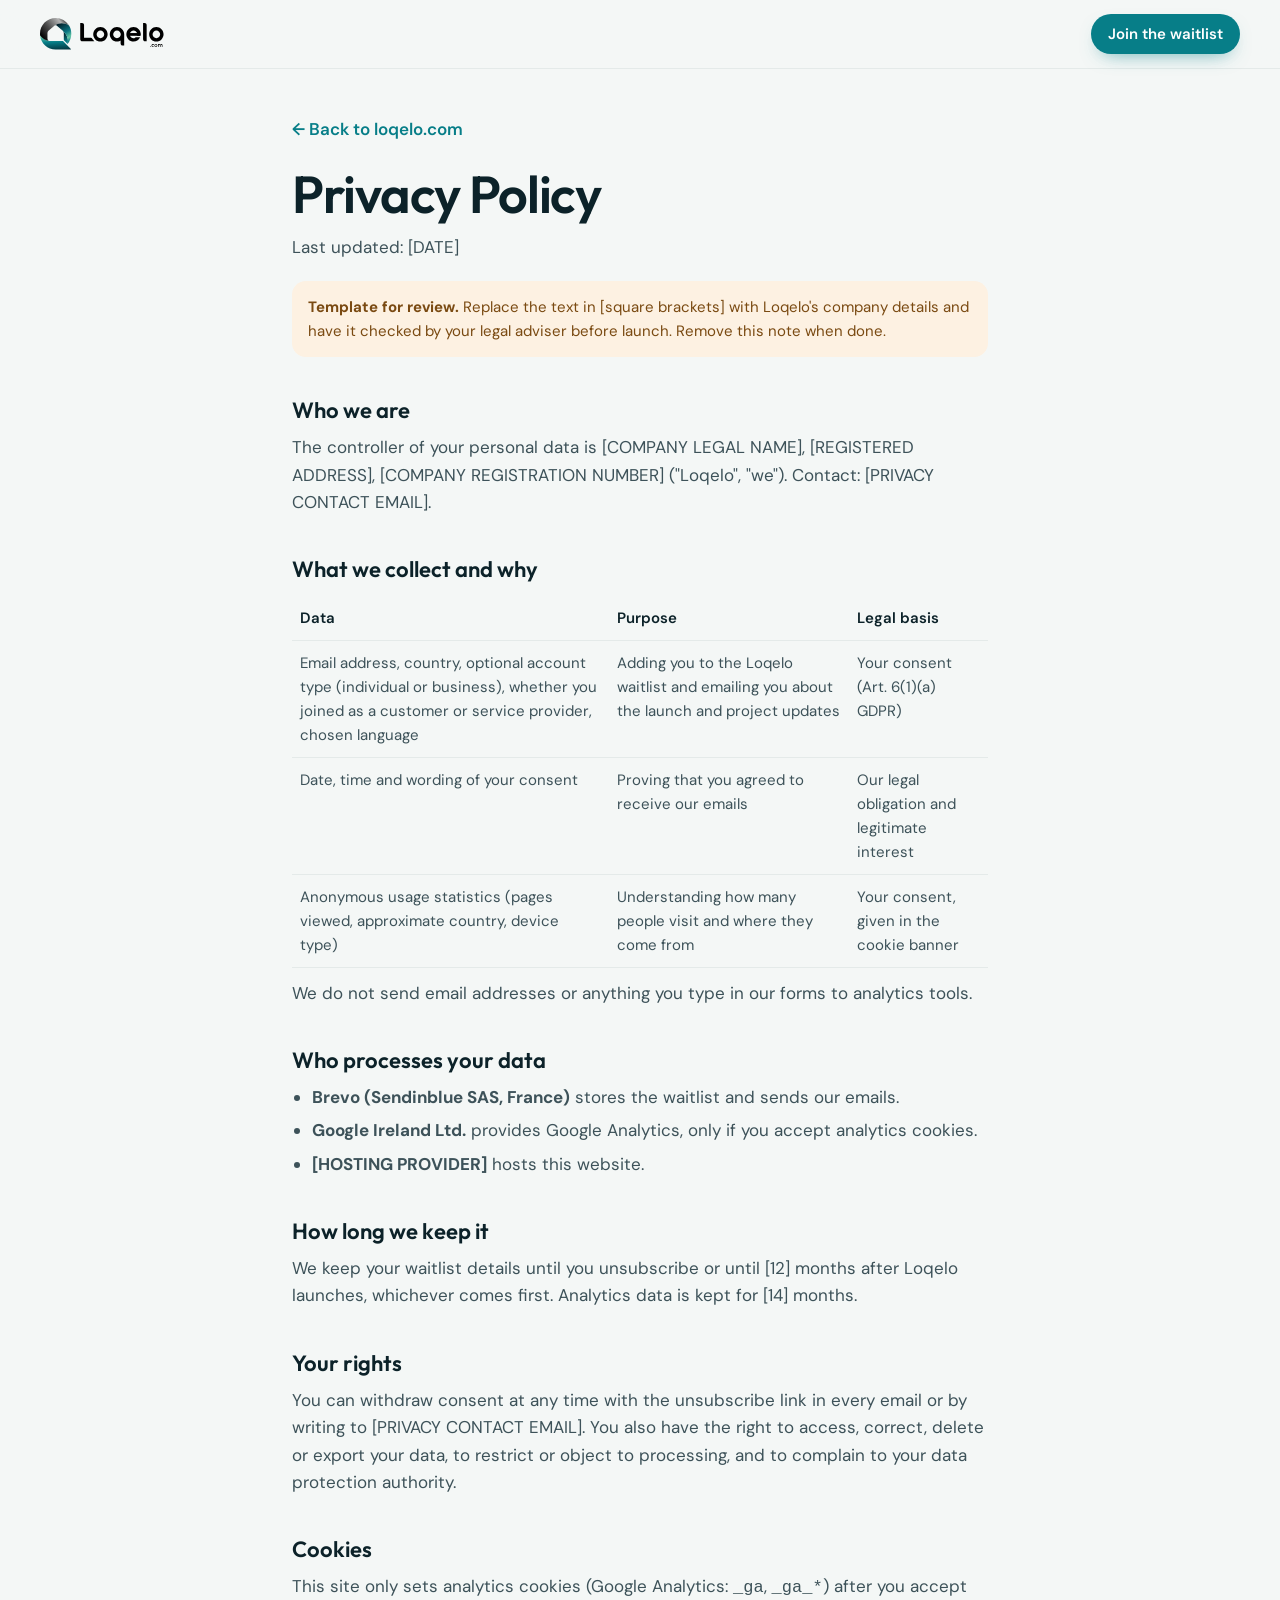
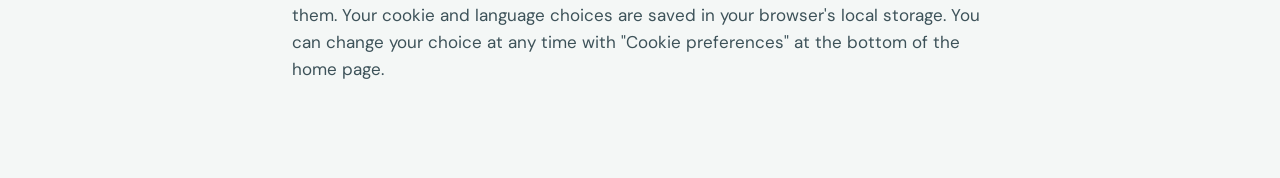
<file: privacy.html>
<!doctype html>
<html lang="en">
<head>
<meta charset="utf-8">
<meta name="viewport" content="width=device-width, initial-scale=1">
<title>Privacy Policy – Loqelo</title>
<meta name="description" content="How Loqelo handles the personal data collected through the pre-launch waitlist and website analytics.">
<link rel="canonical" href="https://loqelo.com/privacy.html">
<meta name="robots" content="index,follow">
<link rel="icon" href="favicon.ico" sizes="48x48">
<link rel="icon" href="favicon.svg" type="image/svg+xml">
<link rel="apple-touch-icon" href="apple-touch-icon.png">
<link rel="stylesheet" href="assets/css/styles.css">
<style>
  .doc{max-width:760px;margin:0 auto;padding:48px var(--gut) 96px}
  .doc h1{font:600 clamp(2.25rem,1.5rem + 3vw,3.25rem)/1.05 var(--fd);letter-spacing:-.025em;margin:24px 0 12px}
  .doc h2{font:600 1.375rem/1.25 var(--fd);margin:40px 0 10px}
  .doc p,.doc li{color:var(--ink2)}
  .doc p+p{margin-top:12px}
  .doc ul{padding-left:1.2em;margin:10px 0}
  .doc li+li{margin-top:6px}
  .doc .note{padding:14px 16px;border-radius:var(--r-m);background:var(--amber-50);color:#7A4A12;font-size:.9375rem;margin:20px 0}
  .doc .back{display:inline-flex;align-items:center;gap:8px;font-weight:600;color:var(--teal);text-decoration:none}
  .doc table{width:100%;border-collapse:collapse;margin:12px 0;font-size:.9375rem}
  .doc th,.doc td{text-align:left;padding:10px 8px;border-bottom:1px solid var(--line);vertical-align:top;color:var(--ink2)}
  .doc th{color:var(--ink);font-weight:600}
</style>
</head>
<body>
<header class="hdr is-stuck"><div class="wrap hdr__in"><a class="hdr__logo" href="./"><img src="assets/img/loqelo-logo.svg" width="124" height="32" alt="Loqelo home"></a><div class="hdr__end"><a class="btn btn--primary btn--sm" href="./#waitlist">Join the waitlist</a></div></div></header>
<main class="doc">
  <a class="back" href="./">← Back to loqelo.com</a>
  <h1>Privacy Policy</h1>
  <p>Last updated: [DATE]</p>
  <p class="note"><strong>Template for review.</strong> Replace the text in [square brackets] with Loqelo's company details and have it checked by your legal adviser before launch. Remove this note when done.</p>

  <h2>Who we are</h2>
  <p>The controller of your personal data is [COMPANY LEGAL NAME], [REGISTERED ADDRESS], [COMPANY REGISTRATION NUMBER] ("Loqelo", "we"). Contact: [PRIVACY CONTACT EMAIL].</p>

  <h2>What we collect and why</h2>
  <table>
    <tr><th>Data</th><th>Purpose</th><th>Legal basis</th></tr>
    <tr><td>Email address, country, optional account type (individual or business), whether you joined as a customer or service provider, chosen language</td><td>Adding you to the Loqelo waitlist and emailing you about the launch and project updates</td><td>Your consent (Art. 6(1)(a) GDPR)</td></tr>
    <tr><td>Date, time and wording of your consent</td><td>Proving that you agreed to receive our emails</td><td>Our legal obligation and legitimate interest</td></tr>
    <tr><td>Anonymous usage statistics (pages viewed, approximate country, device type)</td><td>Understanding how many people visit and where they come from</td><td>Your consent, given in the cookie banner</td></tr>
  </table>
  <p>We do not send email addresses or anything you type in our forms to analytics tools.</p>

  <h2>Who processes your data</h2>
  <ul>
    <li><strong>Brevo (Sendinblue SAS, France)</strong> stores the waitlist and sends our emails.</li>
    <li><strong>Google Ireland Ltd.</strong> provides Google Analytics, only if you accept analytics cookies.</li>
    <li><strong>[HOSTING PROVIDER]</strong> hosts this website.</li>
  </ul>

  <h2>How long we keep it</h2>
  <p>We keep your waitlist details until you unsubscribe or until [12] months after Loqelo launches, whichever comes first. Analytics data is kept for [14] months.</p>

  <h2>Your rights</h2>
  <p>You can withdraw consent at any time with the unsubscribe link in every email or by writing to [PRIVACY CONTACT EMAIL]. You also have the right to access, correct, delete or export your data, to restrict or object to processing, and to complain to your data protection authority.</p>

  <h2>Cookies</h2>
  <p>This site only sets analytics cookies (Google Analytics: <code>_ga</code>, <code>_ga_*</code>) after you accept them. Your cookie and language choices are saved in your browser's local storage. You can change your choice at any time with "Cookie preferences" at the bottom of the home page.</p>
</main>
</body>
</html>
</file>
<file: assets/css/styles.css>
/* =========================================================
   Loqelo pre-launch site
   Tokens come from the Loqelo UI kit (02 UI Kit/tokens.css).
   ========================================================= */

@font-face{font-family:"Outfit";src:url("../fonts/outfit-var.woff2") format("woff2");font-weight:400 700;font-display:swap}
@font-face{font-family:"DM Sans";src:url("../fonts/dmsans-var.woff2") format("woff2");font-weight:400 700;font-display:swap}

:root{
  /* Brand tokens (UI kit) */
  --ink:#0C2229; --ink2:#3D5259; --mute:#5F7378; --faint:#A7B5B8;
  --line:#E4EAE9; --line2:#EEF2F1; --bg:#F4F7F6; --card:#FFFFFF;
  --teal:#077E88; --teal-d:#05626A; --teal-50:#E7F3F3; --teal-100:#CFE7E7;
  --mint:#65C8A6; --mint-50:#E9F7F1; --mint-100:#CDEEDF; --mint-d:#2E9A77;
  --deep:#031C26; --amber:#E8912C; --amber-50:#FDF1E2;
  --blue:#0677BA; --blue-50:#E6F1F8; --red:#C2453C; --red-50:#FBEAE8;
  --r-s:10px; --r-m:14px; --r-l:20px; --r-xl:28px; --r-pill:999px;
  --sh-1:0 1px 2px rgba(12,34,41,.06),0 1px 1px rgba(12,34,41,.04);
  --sh-2:0 12px 32px -12px rgba(12,34,41,.18),0 2px 6px rgba(12,34,41,.05);
  --sh-3:0 30px 60px -20px rgba(3,28,38,.28),0 6px 16px rgba(3,28,38,.08);
  --fd:"Outfit",system-ui,sans-serif;
  --ft:"DM Sans",system-ui,sans-serif;

  /* Layout */
  --wrap:1200px; --gut:clamp(16px,4vw,32px);
  --sec:clamp(72px,10vw,136px);
  --hdr:68px;
  --ease:cubic-bezier(.2,.7,.2,1);
}

*,*::before,*::after{box-sizing:border-box}
html{-webkit-text-size-adjust:100%;scroll-behavior:smooth;scroll-padding-top:calc(var(--hdr) + 16px)}
body{margin:0;background:var(--bg);color:var(--ink);font:400 17px/1.6 var(--ft);-webkit-font-smoothing:antialiased;text-rendering:optimizeLegibility;overflow-x:hidden}
img,svg,video{display:block;max-width:100%}
img{height:auto}
a{color:inherit}
button,input,select,textarea{font:inherit;color:inherit}
h1,h2,h3,p,ul,ol,figure{margin:0}
ul[role=list],ol[role=list]{list-style:none;padding:0}
[hidden]{display:none!important}
::selection{background:var(--mint-100)}
:focus-visible{outline:3px solid var(--teal);outline-offset:3px;border-radius:6px}
.vh{position:absolute!important;width:1px;height:1px;overflow:hidden;clip:rect(0 0 0 0);white-space:nowrap}
.skip{position:absolute;left:12px;top:-60px;z-index:100;background:var(--ink);color:#fff;padding:10px 16px;border-radius:var(--r-s);text-decoration:none;font-weight:600}
.skip:focus{top:12px}
html.i18n-pending body{opacity:0}
body{transition:opacity .2s}

.wrap{width:100%;max-width:calc(var(--wrap) + var(--gut)*2);margin-inline:auto;padding-inline:var(--gut)}
.ic{width:20px;height:20px;flex:none}
.ic--s{width:16px;height:16px}

/* ---------- Type ---------- */
.h2{font:600 clamp(2rem,1.2rem + 3.2vw,3.25rem)/1.05 var(--fd);letter-spacing:-.025em;text-wrap:balance}
.h3{font:600 1.375rem/1.2 var(--fd);letter-spacing:-.015em}
.lead{font-size:clamp(1.0625rem,1rem + .3vw,1.1875rem);color:var(--ink2);max-width:36em;text-wrap:pretty}

/* ---------- Buttons ---------- */
.btn{--bh:46px;display:inline-flex;align-items:center;justify-content:center;gap:10px;min-height:var(--bh);padding:0 22px;border-radius:var(--r-pill);border:1px solid transparent;font:600 1rem/1 var(--ft);text-decoration:none;cursor:pointer;white-space:nowrap;transition:background-color .18s,border-color .18s,color .18s,transform .18s var(--ease),box-shadow .18s}
.btn:active{transform:translateY(1px)}
.btn--sm{--bh:40px;padding:0 16px;font-size:.9375rem}
.btn--lg{--bh:54px;padding:0 26px;font-size:1.0625rem}
.btn--block{width:100%}
.btn--primary{background:var(--teal);color:#fff;box-shadow:0 8px 20px -10px rgba(7,126,136,.7)}
.btn--primary:hover{background:var(--teal-d)}
.btn--primary .ic{transition:transform .2s var(--ease)}
.btn--primary:hover .ic{transform:translateX(3px)}
.btn--ghost{background:transparent;border-color:rgba(12,34,41,.18);color:var(--ink)}
.btn--ghost:hover{border-color:var(--ink);background:#fff}
.btn--soft{background:var(--teal-50);color:var(--teal-d)}
.btn--soft:hover{background:var(--teal-100)}
.btn--light{background:#fff;color:var(--deep)}
.btn--light:hover{background:var(--mint-50)}
.link{background:none;border:0;padding:0;color:var(--teal);font-weight:600;cursor:pointer;text-decoration:underline;text-underline-offset:3px;text-decoration-thickness:1px}
.link:hover{color:var(--teal-d)}

/* ---------- Header ---------- */
.hdr{position:sticky;top:env(safe-area-inset-top,0px);z-index:50;height:var(--hdr);transition:background-color .25s,box-shadow .25s,backdrop-filter .25s}
.hdr.is-stuck{background:rgba(244,247,246,.86);backdrop-filter:saturate(1.4) blur(12px);-webkit-backdrop-filter:saturate(1.4) blur(12px);box-shadow:0 1px 0 var(--line)}
.hdr__in{height:100%;display:flex;align-items:center;gap:24px}
.hdr__logo{display:block;flex:none;border-radius:6px}
.hdr__logo img{width:124px;height:auto}
.hdr__nav{display:flex;gap:4px;margin-left:24px}
.hdr__nav a{padding:8px 12px;border-radius:var(--r-pill);text-decoration:none;font-weight:500;font-size:.9375rem;color:var(--ink2);transition:color .15s,background-color .15s}
.hdr__nav a:hover{color:var(--ink);background:rgba(12,34,41,.05)}
.hdr__end{margin-left:auto;display:flex;align-items:center;gap:10px}
.hdr__burger{display:none;width:44px;height:44px;border-radius:var(--r-pill);border:1px solid var(--line);background:#fff;cursor:pointer;position:relative}
.hdr__burger span{position:absolute;left:13px;right:13px;height:2px;border-radius:2px;background:var(--ink);transition:transform .25s var(--ease)}
.hdr__burger span:first-child{top:17px}.hdr__burger span:last-child{top:25px}
.hdr__burger[aria-expanded=true] span:first-child{transform:translateY(4px) rotate(45deg)}
.hdr__burger[aria-expanded=true] span:last-child{transform:translateY(-4px) rotate(-45deg)}

.lang{position:relative}
.lang__btn{display:flex;align-items:center;gap:6px;height:40px;padding:0 12px;border-radius:var(--r-pill);border:1px solid var(--line);background:#fff;cursor:pointer;font-weight:600;font-size:.875rem}
.lang__btn .ic{color:var(--ink2)}
.lang__list{position:absolute;right:0;top:calc(100% + 8px);min-width:180px;margin:0;padding:6px;list-style:none;background:#fff;border:1px solid var(--line);border-radius:var(--r-m);box-shadow:var(--sh-2);z-index:5}
.lang__opt{display:flex;justify-content:space-between;gap:16px;padding:10px 12px;border-radius:var(--r-s);cursor:pointer;font-size:.9375rem}
.lang__opt:hover,.lang__opt.is-focus{background:var(--teal-50)}
.lang__opt[aria-selected=true]{font-weight:600;color:var(--teal-d)}
.lang__opt small{color:var(--mute);font-weight:500}
.lang-inline{display:flex;flex-wrap:wrap;gap:6px}
.lang-inline button{min-height:40px;padding:0 14px;border-radius:var(--r-pill);border:1px solid var(--line);background:#fff;cursor:pointer;font-weight:600;font-size:.875rem}
.lang-inline button[aria-pressed=true]{background:var(--ink);border-color:var(--ink);color:#fff}

.mnav{position:absolute;inset:var(--hdr) 0 auto 0;background:var(--bg);border-bottom:1px solid var(--line);box-shadow:var(--sh-2)}
.mnav__in{display:flex;flex-direction:column;gap:4px;padding-block:12px 24px}
.mnav__in>a:not(.btn){padding:14px 4px;font:600 1.25rem/1.2 var(--fd);text-decoration:none;border-bottom:1px solid var(--line)}
.mnav__lang{padding:16px 0}

/* ---------- Badge ---------- */
.badge{display:inline-flex;align-items:center;gap:10px;padding:7px 14px 7px 10px;border-radius:var(--r-pill);background:#fff;border:1px solid var(--line);box-shadow:var(--sh-1);font-weight:600;font-size:.875rem;color:var(--ink)}
.badge__dot{width:10px;height:10px;border-radius:50%;background:var(--mint);box-shadow:0 0 0 0 rgba(101,200,166,.6);animation:pulse 2.4s infinite}
@keyframes pulse{0%{box-shadow:0 0 0 0 rgba(101,200,166,.55)}70%{box-shadow:0 0 0 10px rgba(101,200,166,0)}100%{box-shadow:0 0 0 0 rgba(101,200,166,0)}}

/* ---------- Network motif (from the Loqelo film end card) ---------- */
.net{position:absolute;pointer-events:none}
.net__lines path{fill:none;stroke:var(--teal);stroke-width:1.25;stroke-opacity:.22}
.net__dots circle{fill:var(--teal);fill-opacity:.35}

/* ---------- Hero ---------- */
.hero{position:relative;overflow:hidden;padding:clamp(28px,5vw,64px) 0 clamp(64px,8vw,112px);margin-top:calc(var(--hdr) * -1);padding-top:calc(var(--hdr) + clamp(28px,5vw,64px));
  background:radial-gradient(1100px 600px at 85% 30%,var(--teal-50),transparent 65%),radial-gradient(700px 500px at 0% 100%,var(--mint-50),transparent 70%),var(--bg)}
.net--hero{right:-4%;top:0;width:min(62vw,860px);height:100%}
.hero__grid{position:relative;display:grid;grid-template-columns:minmax(0,1.05fr) minmax(0,1fr);gap:clamp(32px,5vw,72px);align-items:center}
.hero__copy{display:flex;flex-direction:column;align-items:flex-start;gap:24px}
.hero__title{font:600 clamp(3rem,1.4rem + 6vw,6rem)/.98 var(--fd);letter-spacing:-.035em;color:var(--ink);text-wrap:balance}
.hero__accent{position:relative;display:inline-block;color:var(--teal);white-space:nowrap}
.swash{position:absolute;left:0;right:0;bottom:-.08em;width:100%;height:.2em;overflow:visible}
.swash path{fill:none;stroke:var(--mint);stroke-width:5;stroke-linecap:round;stroke-dasharray:320;stroke-dashoffset:320;animation:draw 1.1s .5s var(--ease) forwards}
@keyframes draw{to{stroke-dashoffset:0}}
.hero__lead{font-size:clamp(1.0625rem,1rem + .35vw,1.25rem);color:var(--ink2);max-width:32em;text-wrap:pretty}
.hero__ctas{display:flex;flex-wrap:wrap;gap:12px;margin-top:4px}
.hero__note{display:flex;align-items:center;gap:8px;font-size:.875rem;color:var(--mute)}
.hero__note .ic{color:var(--teal)}

/* Stage: photo + phone + live "Describe it" card */
.stage{position:relative;height:clamp(520px,46vw,640px)}
.stage__photo{position:absolute;left:6%;top:0;width:52%;aspect-ratio:4/5;border-radius:var(--r-xl);overflow:hidden;box-shadow:var(--sh-3)}
.stage__photo img{width:100%;height:100%;object-fit:cover}
.phone{border-radius:38px;padding:7px;background:var(--ink);box-shadow:var(--sh-3)}
.phone img{border-radius:31px;width:100%}
.stage__phone{position:absolute;right:0;top:9%;width:min(41%,244px)}
.pin{position:absolute;filter:drop-shadow(0 6px 10px rgba(3,28,38,.22))}
.pin--a{left:0;top:6%}
.pin--b{right:44%;top:-3%}
.pin--c{right:2%;bottom:2%}
.describe{position:absolute;left:0;bottom:4%;width:min(80%,440px);padding:18px 18px 16px;background:#fff;border-radius:var(--r-l);border:1px solid var(--line);box-shadow:var(--sh-3)}
.describe__head{display:flex;justify-content:space-between;align-items:center;font-size:.8125rem;font-weight:600;color:var(--ink2)}
.describe__mic{display:grid;place-items:center;width:30px;height:30px;border-radius:50%;background:var(--teal-50);color:var(--teal)}
.describe__text{margin:10px 0 14px;min-height:3.2em;font:500 1.125rem/1.55 var(--ft);color:var(--ink)}
.describe__text mark{border-radius:6px;padding:1px 3px;color:inherit;transition:background-color .35s}
.describe__text mark.c-mint{background:var(--mint-100)}
.describe__text mark.c-blue{background:#D6E9F5}
.describe__text mark.c-amber{background:#FBE1BF}
.caret{display:inline-block;width:2px;height:1.15em;margin-left:1px;vertical-align:-.18em;background:var(--teal);animation:blink 1s steps(1) infinite}
@keyframes blink{50%{opacity:0}}
.describe__foot{display:flex;flex-direction:column;gap:8px;padding-top:12px;border-top:1px dashed var(--line)}
.describe__found{display:flex;align-items:center;gap:6px;font-size:.75rem;font-weight:600;color:#1E7558}
.describe__chips{display:flex;flex-wrap:wrap;gap:6px;min-height:32px}
.svc{display:inline-flex;align-items:center;gap:6px;height:32px;padding:0 12px 0 4px;border-radius:var(--r-pill);font-size:.8125rem;font-weight:600;background:var(--mint-50);border:1px solid var(--mint-100);color:var(--ink);animation:pop .35s var(--ease) both}
.svc i{display:grid;place-items:center;width:24px;height:24px;border-radius:50%;color:#fff;background:var(--mint-d)}
.svc i svg{width:14px;height:14px}
.svc.c-blue{background:var(--blue-50);border-color:#CFE3F0}.svc.c-blue i{background:var(--blue)}
.svc.c-amber{background:var(--amber-50);border-color:#F6DDBC}.svc.c-amber i{background:var(--amber)}
@keyframes pop{from{opacity:0;transform:translateY(6px) scale(.96)}to{opacity:1;transform:none}}

/* ---------- Categories ---------- */
.cats{padding:var(--sec) 0 calc(var(--sec) * .8);background:#fff}
.cats__head{display:grid;grid-template-columns:minmax(0,1.1fr) minmax(0,1fr);gap:24px 64px;align-items:end;margin-bottom:clamp(32px,4vw,52px)}
.cats__rail{display:grid;grid-template-columns:repeat(8,minmax(0,1fr));gap:12px;padding-inline:var(--gut);max-width:calc(var(--wrap) + var(--gut)*2);margin:0 auto}
.cats__rail:focus-visible{outline-offset:6px}
.cat{position:relative;aspect-ratio:3/4.4;border-radius:var(--r-l);overflow:hidden;background:var(--line2);isolation:isolate}
.cat img{width:100%;height:100%;object-fit:cover;transition:transform .6s var(--ease)}
.cat::after{content:"";position:absolute;inset:45% 0 0;background:linear-gradient(transparent,rgba(3,28,38,.78));z-index:0}
.cat:hover img{transform:scale(1.04)}
.cat__lbl{position:absolute;left:10px;right:10px;bottom:12px;z-index:1;display:flex;flex-direction:column;align-items:flex-start;gap:8px;color:#fff;font:600 1rem/1.15 var(--fd);letter-spacing:-.01em}
.cat__ic{display:grid;place-items:center;width:36px;height:36px;border-radius:50%;background:var(--teal);color:#fff;box-shadow:0 0 0 3px rgba(255,255,255,.18)}

/* ---------- How it works ---------- */
.how{padding:var(--sec) 0}
.how__head{max-width:760px;margin-bottom:clamp(40px,5vw,72px)}
.how__head .lead{margin-top:16px}
.how__grid{display:grid;grid-template-columns:minmax(0,.8fr) minmax(0,1.2fr);gap:clamp(32px,5vw,80px);align-items:start}
.steps{position:relative;margin:0}
.step{position:relative;display:grid;grid-template-columns:72px 1fr;gap:0 20px;padding:28px 0;min-height:36vh;align-content:center;transition:color .4s}
.step:not(.is-active) .step__num{color:var(--mute)}
.step:not(.is-active) .step__body{color:var(--ink2)}
.step:not(.is-active) .h3{color:var(--ink2)}
.step__num{font:600 2.75rem/1 var(--fd);letter-spacing:-.04em;color:var(--teal);font-variant-numeric:tabular-nums;transition:color .4s}
.step::before{content:"";position:absolute;left:-20px;top:28px;bottom:28px;width:3px;border-radius:3px;background:var(--teal);transform:scaleY(0);transform-origin:top;transition:transform .5s var(--ease)}
.step.is-active::before{transform:none}
.step__body{display:flex;flex-direction:column;gap:10px}
.step__body p{color:var(--ink2);max-width:28em}
.step__shot{display:none}
.how__viewer{position:sticky;top:calc(var(--hdr) + 48px)}
.how__frame{position:relative;display:grid;align-items:center;padding:clamp(20px,3vw,40px);border-radius:var(--r-xl);background:radial-gradient(500px 300px at 90% 10%,var(--mint-50),transparent 70%),linear-gradient(160deg,var(--teal-50),#EAF3F1);border:1px solid var(--line)}
.how__frame img{grid-area:1/1;width:100%;border-radius:var(--r-l);border:1px solid var(--line);box-shadow:var(--sh-3);background:#fff;opacity:0;transform:translateY(10px) scale(.985);transition:opacity .5s var(--ease),transform .6s var(--ease)}
.how__frame img.is-active{opacity:1;transform:none}
.how__progress{margin:18px auto 0;width:120px;height:4px;border-radius:4px;background:var(--line)}
.how__progress span{display:block;height:100%;width:33.33%;border-radius:4px;background:var(--teal);transition:transform .45s var(--ease)}
.shot{border-radius:var(--r-l);overflow:hidden;background:#fff;border:1px solid var(--line);box-shadow:var(--sh-2)}

/* ---------- Film ---------- */
.film{position:relative;overflow:hidden;padding:var(--sec) 0;background:radial-gradient(900px 500px at 50% 0%,rgba(7,126,136,.35),transparent 70%),var(--deep);color:#fff}
.net--film{inset:0;width:100%;height:100%}
.net--film .net__lines path{stroke:var(--mint);stroke-opacity:.16}
.net--film .net__dots circle{fill:var(--mint);fill-opacity:.4}
.film__in{position:relative}
.film__head{display:flex;flex-direction:column;align-items:center;text-align:center;gap:14px;margin-bottom:clamp(32px,4vw,52px)}
.film .lead{color:rgba(255,255,255,.72)}
.player{position:relative;max-width:1100px;margin:0 auto;aspect-ratio:16/9;border-radius:var(--r-xl);overflow:hidden;background:#000;box-shadow:0 40px 80px -30px rgba(0,0,0,.6),0 0 0 1px rgba(255,255,255,.08)}
.player__poster,.player video{position:absolute;inset:0;width:100%;height:100%;object-fit:cover}
.player__play{position:absolute;inset:0;display:flex;align-items:flex-end;justify-content:flex-end;padding:clamp(16px,3vw,32px);border:0;background:linear-gradient(180deg,transparent 50%,rgba(3,28,38,.55));cursor:pointer;color:#fff;text-align:left}
.player__btn{position:absolute;left:50%;top:50%;width:clamp(64px,8vw,96px);height:clamp(64px,8vw,96px);margin:calc(clamp(64px,8vw,96px)/-2) 0 0 calc(clamp(64px,8vw,96px)/-2);display:grid;place-items:center;border-radius:50%;background:#fff;color:var(--teal);box-shadow:0 0 0 10px rgba(255,255,255,.18);transition:transform .25s var(--ease),box-shadow .25s}
.player__btn svg{width:42%;height:42%;margin-left:6%;fill:currentColor}
.player__play:hover .player__btn{transform:scale(1.06);box-shadow:0 0 0 16px rgba(255,255,255,.14)}
.player__meta{display:flex;flex-direction:column;align-items:flex-end;gap:2px;font:600 1rem/1.3 var(--fd);text-align:right}
.player__dur{font:500 .875rem/1.3 var(--ft);color:rgba(255,255,255,.75)}

/* ---------- Audiences ---------- */
.aud{padding:var(--sec) 0 calc(var(--sec)*.5)}
.aud__grid{display:grid;grid-template-columns:1fr 1fr;gap:20px}
.panel{position:relative;display:flex;flex-direction:column;border-radius:var(--r-xl);overflow:hidden;padding:clamp(28px,3.5vw,48px) clamp(24px,3.5vw,48px) 0;min-height:100%}
.panel--cust{background:linear-gradient(160deg,#fff 0%,var(--teal-50) 100%);border:1px solid var(--line)}
.panel--prov{background:radial-gradient(600px 400px at 100% 0%,rgba(101,200,166,.22),transparent 60%),var(--deep);color:#fff}
.panel__copy{display:flex;flex-direction:column;align-items:flex-start;gap:16px}
.panel__tag{display:inline-flex;align-items:center;gap:8px;padding:6px 12px;border-radius:var(--r-pill);background:#fff;border:1px solid var(--line);font-size:.8125rem;font-weight:600;color:var(--teal-d)}
.panel--prov .panel__tag{background:rgba(255,255,255,.08);border-color:rgba(255,255,255,.14);color:var(--mint)}
.h2--panel{font-size:clamp(1.875rem,1.2rem + 2vw,2.625rem)}
.panel__lead{color:var(--ink2);max-width:28em}
.panel--prov .panel__lead{color:rgba(255,255,255,.72)}
.ticks{display:flex;flex-direction:column;gap:12px;margin:6px 0 10px}
.ticks li{display:flex;gap:12px;align-items:flex-start;font-weight:500}
.ticks .ic{margin-top:2px;padding:6px;width:32px;height:32px;border-radius:50%;background:#fff;color:var(--teal);border:1px solid var(--line)}
.panel--prov .ticks .ic{background:rgba(101,200,166,.14);border-color:transparent;color:var(--mint)}
.ticks li span{padding-top:5px}
.panel__shot{margin-top:clamp(28px,3vw,40px);margin-right:calc(clamp(24px,3.5vw,48px)*-1);border-bottom:0;border-right:0;border-radius:var(--r-l) 0 0 0;aspect-ratio:16/9.5}
.panel__shot img{width:100%;height:100%;object-fit:cover;object-position:left top}
.panel--prov .panel__shot{border-color:rgba(255,255,255,.12)}

/* ---------- Launch ---------- */
.launch{padding:calc(var(--sec)*.5) 0 var(--sec)}
.launch__in{display:grid;grid-template-columns:minmax(0,1fr) minmax(0,1fr);gap:clamp(32px,6vw,96px);align-items:center;padding:clamp(32px,5vw,72px);border-radius:var(--r-xl);background:#fff;border:1px solid var(--line);box-shadow:var(--sh-1);position:relative;overflow:hidden}
.launch__copy{display:flex;flex-direction:column;align-items:flex-start;gap:18px}
.launch__kicker{display:inline-flex;align-items:center;gap:8px;font-weight:600;color:var(--teal-d);font-size:.9375rem}
.launch__kicker::before{content:"";width:22px;height:2px;background:var(--mint);border-radius:2px}
.launch__title{font:600 clamp(2.25rem,1.3rem + 3.6vw,3.75rem)/1.02 var(--fd);letter-spacing:-.03em;text-wrap:balance}
.timeline{position:relative;padding:12px 0}
.timeline__track{position:absolute;left:23px;top:30px;bottom:30px;width:3px;border-radius:3px;background:var(--line)}
.timeline__fill{position:absolute;left:0;top:0;width:100%;height:0;border-radius:3px;background:linear-gradient(var(--teal),var(--mint));transition:height 1.2s var(--ease)}
.timeline__months{position:relative;list-style:none;margin:0;padding:0;display:flex;flex-direction:column;gap:clamp(14px,2vw,22px)}
.tm{display:flex;align-items:center;gap:20px;color:var(--mute);font:500 1.0625rem/1.2 var(--fd)}
.tm__dot{position:relative;flex:none;display:grid;place-items:center;width:49px;height:36px}
.tm__dot::before{content:"";width:11px;height:11px;border-radius:50%;background:#fff;border:3px solid var(--line)}
.tm.is-past{color:var(--ink2)}
.tm.is-past .tm__dot::before{border-color:var(--teal)}
.tm__tag{margin-left:auto;padding:4px 10px;border-radius:var(--r-pill);font:600 .8125rem/1.3 var(--ft)}
.tm.is-now{color:var(--ink);font-weight:600}
.tm.is-now .tm__dot::before{width:15px;height:15px;background:var(--teal);border-color:var(--teal-100);border-width:4px;box-sizing:content-box}
.tm.is-now .tm__tag{background:var(--teal-50);color:var(--teal-d)}
.tm.is-launch{color:var(--ink);font:600 clamp(1.5rem,1rem + 1.6vw,2.25rem)/1 var(--fd);letter-spacing:-.02em}
.tm.is-launch .tm__dot::before{display:none}
.tm.is-launch .tm__dot img{width:44px;height:44px;filter:drop-shadow(0 6px 10px rgba(3,28,38,.25))}
.tm.is-launch .tm__tag{background:var(--deep);color:#fff;font-size:.875rem}

/* ---------- Waitlist ---------- */
.wl{position:relative;padding:var(--sec) 0;background:linear-gradient(180deg,var(--bg),#fff 30%,#fff 70%,var(--bg));border-top:1px solid var(--line);border-bottom:1px solid var(--line)}
.wl__grid{display:grid;grid-template-columns:minmax(0,.9fr) minmax(0,1.1fr);gap:clamp(32px,6vw,96px);align-items:start}
.wl__copy{display:flex;flex-direction:column;gap:18px;position:sticky;top:calc(var(--hdr) + 40px)}
.wl__points{display:flex;flex-direction:column;gap:14px;margin-top:10px}
.wl__points li{display:flex;align-items:center;gap:12px;font-weight:500}
.wl__points .ic{padding:7px;width:34px;height:34px;border-radius:50%;background:var(--mint-50);color:var(--mint-d)}

.card{background:#fff;border:1px solid var(--line);border-radius:var(--r-xl);box-shadow:var(--sh-3)}
.wl__card{padding:clamp(18px,3vw,32px);scroll-margin-top:calc(var(--hdr) + 16px)}
.seg{display:grid;grid-template-columns:1fr 1fr;gap:6px;padding:6px;border-radius:var(--r-l);background:var(--bg);border:1px solid var(--line);margin-bottom:28px}
.seg__btn{display:flex;align-items:center;gap:12px;min-height:60px;padding:10px 14px;border-radius:var(--r-m);border:1px solid transparent;background:transparent;cursor:pointer;text-align:left;color:var(--ink2);transition:background-color .2s,box-shadow .2s,color .2s}
.seg__btn .ic{flex:none;padding:7px;width:34px;height:34px;border-radius:50%;background:#fff;border:1px solid var(--line);color:var(--mute);transition:background-color .2s,color .2s,border-color .2s}
.seg__btn span{display:flex;flex-direction:column;line-height:1.25;min-width:0}
.seg__btn strong{font:600 1rem/1.25 var(--fd);color:var(--ink)}
.seg__btn small{font-size:.8125rem;color:var(--mute)}
.seg__btn:hover{background:rgba(255,255,255,.6)}
.seg__btn[aria-selected=true]{background:#fff;border-color:var(--line);box-shadow:var(--sh-2)}
.seg__btn[aria-selected=true] .ic{background:var(--teal);border-color:var(--teal);color:#fff}

.form{display:flex;flex-direction:column;gap:22px}
.form__alert{display:flex;gap:10px;padding:12px 14px;border-radius:var(--r-m);background:var(--red-50);color:#8E2E27;font-weight:500;font-size:.9375rem}
.form__alert.is-info{background:var(--teal-50);color:var(--teal-d)}
.field{display:flex;flex-direction:column;gap:8px;min-width:0}
.field--set{border:0;margin:0;padding:0}
.field__lbl{font-weight:600;font-size:.9375rem;color:var(--ink);padding:0}
.field__opt{font-weight:500;color:var(--mute)}
.field__ctl{position:relative}
.field__ic{position:absolute;left:14px;top:50%;transform:translateY(-50%);color:var(--faint);pointer-events:none}
.field__ctl input{width:100%;height:54px;padding:0 44px 0 44px;border-radius:var(--r-m);border:1.5px solid var(--line);background:#fff;font-size:1rem;transition:border-color .15s,box-shadow .15s}
.field__ctl input::placeholder{color:var(--faint)}
.field__ctl input:hover{border-color:var(--faint)}
.field__ctl input:focus{outline:none;border-color:var(--teal);box-shadow:0 0 0 4px var(--teal-50)}
.field__ctl input:focus + .field__ic,.field__ctl:focus-within .field__ic{color:var(--teal)}
.field.is-invalid .field__ctl input{border-color:var(--red);box-shadow:0 0 0 4px var(--red-50)}
.field.is-valid .field__ctl input{border-color:var(--mint)}
.field__err{display:flex;gap:6px;align-items:flex-start;color:var(--red);font-size:.875rem;font-weight:500}
.field__err::before{content:"!";flex:none;display:grid;place-items:center;width:18px;height:18px;margin-top:1px;border-radius:50%;background:var(--red);color:#fff;font-size:.75rem;font-weight:700}

.combo__chev{position:absolute;right:16px;top:50%;transform:translateY(-50%);color:var(--mute);pointer-events:none;transition:transform .2s}
.combo input[aria-expanded=true] ~ .combo__chev{transform:translateY(-50%) rotate(180deg)}
.combo__list{position:absolute;left:0;right:0;top:calc(100% + 6px);z-index:20;max-height:264px;overflow:auto;margin:0;padding:6px;list-style:none;background:#fff;border:1px solid var(--line);border-radius:var(--r-m);box-shadow:var(--sh-3);overscroll-behavior:contain}
.combo__opt{display:flex;align-items:center;gap:10px;padding:10px 12px;border-radius:var(--r-s);cursor:pointer;font-size:.9375rem}
.combo__opt .flag{font-size:1.1rem;line-height:1;width:1.4em;text-align:center}
.combo__opt.is-active{background:var(--teal-50)}
.combo__opt[aria-selected=true]{font-weight:600;color:var(--teal-d)}
.combo__group{padding:8px 12px 4px;font-size:.75rem;font-weight:600;color:var(--mute)}
.combo__empty{padding:12px;color:var(--mute);font-size:.9375rem}

.chips{display:flex;flex-wrap:wrap;gap:10px}
.chip{position:relative;display:inline-flex;align-items:center;gap:8px;min-height:46px;padding:0 18px 0 14px;border-radius:var(--r-pill);border:1.5px solid var(--line);background:#fff;cursor:pointer;font-weight:600;font-size:.9375rem;color:var(--ink2);transition:border-color .15s,background-color .15s,color .15s}
.chip input{position:absolute;opacity:0;inset:0;margin:0;cursor:pointer}
.chip:hover{border-color:var(--faint)}
.chip:has(input:checked){border-color:var(--teal);background:var(--teal-50);color:var(--teal-d)}
.chip:has(input:focus-visible){outline:3px solid var(--teal);outline-offset:2px}

.consent{display:flex;gap:12px;align-items:flex-start;cursor:pointer;font-size:.9375rem;color:var(--ink2);line-height:1.5}
.consent input{position:absolute;opacity:0;width:24px;height:24px;margin:0}
.consent__box{flex:none;display:grid;place-items:center;width:24px;height:24px;margin-top:1px;border-radius:7px;border:1.5px solid var(--faint);background:#fff;transition:background-color .15s,border-color .15s}
.consent__box svg{width:16px;height:16px;fill:none;stroke:#fff;stroke-width:3;stroke-linecap:round;stroke-linejoin:round;stroke-dasharray:24;stroke-dashoffset:24;transition:stroke-dashoffset .25s var(--ease)}
.consent input:checked + .consent__box{background:var(--teal);border-color:var(--teal)}
.consent input:checked + .consent__box svg{stroke-dashoffset:0}
.consent input:focus-visible + .consent__box{outline:3px solid var(--teal);outline-offset:2px}
.field--consent.is-invalid .consent__box{border-color:var(--red);box-shadow:0 0 0 4px var(--red-50)}
.consent a{color:var(--teal-d);font-weight:600}

.hp{position:absolute!important;left:-9999px;width:1px;height:1px;overflow:hidden}
.turnstile:empty{display:none}

.form__submit{position:relative;margin-top:4px}
.spin{display:none;width:18px;height:18px;border-radius:50%;border:2.5px solid rgba(255,255,255,.4);border-top-color:#fff;animation:spin .8s linear infinite}
.form.is-busy .spin{display:block}
.form.is-busy .form__submit{pointer-events:none;opacity:.85}
@keyframes spin{to{transform:rotate(360deg)}}
.form__note{display:flex;align-items:center;justify-content:center;gap:8px;font-size:.8125rem;color:var(--mute);text-align:center}

.done{display:flex;flex-direction:column;align-items:center;text-align:center;gap:12px;padding:clamp(16px,4vw,40px) 8px}
.done:focus{outline:none}
.done__ic{display:grid;place-items:center;width:72px;height:72px;border-radius:50%;background:var(--mint-50);box-shadow:0 0 0 10px rgba(101,200,166,.12);margin-bottom:8px}
.done__ic svg{width:34px;height:34px;fill:none;stroke:var(--mint-d);stroke-width:2.5;stroke-linecap:round;stroke-linejoin:round;stroke-dasharray:24;stroke-dashoffset:24;animation:draw .6s .15s var(--ease) forwards}
.done__title{font:600 1.75rem/1.15 var(--fd);letter-spacing:-.02em}
.done__msg{color:var(--ink2);max-width:26em}
.done__preview{font-size:.8125rem;color:var(--amber);font-weight:600}
.done__actions{display:flex;flex-direction:column;align-items:center;gap:14px;margin-top:12px}

/* ---------- Final CTA ---------- */
.final{padding:var(--sec) 0;text-align:center}
.final__in{display:flex;flex-direction:column;align-items:center;gap:18px}
.final__mark{width:64px;height:64px;margin-bottom:6px}
.final .h2{font-size:clamp(2.25rem,1.3rem + 4vw,4.25rem)}
.final .lead{margin-inline:auto}
.final__ctas{display:flex;flex-wrap:wrap;justify-content:center;gap:12px;margin-top:10px}

/* ---------- Footer ---------- */
.ftr{border-top:1px solid var(--line);background:#fff;padding:40px 0 calc(32px + env(safe-area-inset-bottom))}
.ftr__in{display:grid;grid-template-columns:auto 1fr auto;gap:24px 48px;align-items:center}
.ftr__brand{display:flex;flex-direction:column;gap:8px}
.ftr__brand p{font-size:.875rem;color:var(--mute)}
.ftr__nav{display:flex;flex-wrap:wrap;gap:6px 22px;justify-content:center}
.ftr__nav a,.ftr__nav .link{font-size:.9375rem;font-weight:500;color:var(--ink2);text-decoration:none;padding:8px 0}
.ftr__nav a:hover,.ftr__nav .link:hover{color:var(--teal)}
.ftr__nav .link{text-decoration:none}
.ftr__end{display:flex;flex-direction:column;align-items:flex-end;gap:10px}
.ftr__copy{font-size:.8125rem;color:var(--mute)}
.ftr .lang-inline button{min-height:36px;padding:0 12px;font-size:.8125rem}

/* ---------- Cookie banner ---------- */
.cookie{position:fixed;z-index:60;left:16px;bottom:16px;width:min(420px,calc(100vw - 32px));padding:20px;border-radius:var(--r-l);background:#fff;border:1px solid var(--line);box-shadow:var(--sh-3);animation:pop .35s var(--ease) both}
.cookie__title{font:600 1.0625rem/1.3 var(--fd);margin-bottom:6px}
.cookie__text{font-size:.875rem;color:var(--ink2)}
.cookie__text a{color:var(--teal-d);font-weight:600}
.cookie__btns{display:flex;gap:8px;margin-top:14px}
.cookie__btns .btn{flex:1}

/* ---------- Reveal (single, quiet) ---------- */
.js .hero .rv-load{opacity:0;transform:translateY(14px);animation:rise .8s var(--ease) forwards}
@keyframes rise{to{opacity:1;transform:none}}

/* =========================================================
   Micro-interactions
   Every motion here answers an action or marks progress. All of it is
   transform/opacity only, and it switches off under prefers-reduced-motion.
   ========================================================= */
:root{--spring:cubic-bezier(.34,1.4,.5,1);--out:cubic-bezier(.16,1,.3,1)}

/* ---- Buttons: lift on hover, settle on press ---- */
@media (hover:hover){
  .btn--primary:hover{transform:translateY(-1px);box-shadow:0 14px 28px -12px rgba(7,126,136,.75)}
  .btn--light:hover{transform:translateY(-1px)}
  .btn--ghost:hover{transform:translateY(-1px)}
}
.btn:active{transform:translateY(0) scale(.98);transition-duration:.08s}
.btn--ghost .ic{transition:transform .2s var(--ease)}

/* ---- Header: hides while reading down, returns on the way up ---- */
.hdr{transition:background-color .25s,box-shadow .25s,transform .35s var(--out)}
.hdr.is-hidden{transform:translateY(calc(-100% - 2px))}
.hdr__nav a{position:relative}
.hdr__nav a::after{content:"";position:absolute;left:12px;right:12px;bottom:3px;height:2px;border-radius:2px;background:var(--teal);transform:scaleX(0);transform-origin:left;transition:transform .35s var(--out)}
.hdr__nav a.is-current{color:var(--ink)}
.hdr__nav a.is-current::after{transform:scaleX(1)}

/* ---- Hero: word-by-word headline, depth on the product stage ---- */
.js .hero__title.is-pending{visibility:hidden}
.hero__title .w{display:inline-block;overflow:hidden;vertical-align:top;padding-bottom:.14em;margin-bottom:-.14em}
.hero__title .w__i{display:inline-block;transform:translateY(108%);animation:wordUp .9s var(--out) forwards;animation-delay:calc(120ms + var(--i) * 70ms)}
.hero__title.is-static .w__i{transform:none;animation:none}
@keyframes wordUp{to{transform:none}}
.swash path{animation-delay:.95s}
.stage > *{translate:var(--px,0) var(--py,0);transition:translate .9s var(--out)}
.pin{animation:bob 6s ease-in-out infinite}
.pin--b{animation-delay:-2s}.pin--c{animation-delay:-4s}
@keyframes bob{50%{transform:translateY(-5px)}}
.js .hero .pin.rv-load{animation:rise .8s var(--ease) forwards,bob 6s 1s ease-in-out infinite}

/* ---- Categories: selectable cards ---- */
.cats__hint{display:flex;align-items:center;gap:8px;margin:-12px 0 18px;font-size:.9375rem;color:var(--ink2);grid-column:1/-1}
.cats__hint .ic{color:var(--teal)}
.cat__btn{position:absolute;inset:0;display:block;width:100%;height:100%;padding:0;border:0;background:none;color:inherit;font:inherit;text-align:left;cursor:pointer;border-radius:inherit;isolation:isolate;-webkit-tap-highlight-color:transparent}
.cat__btn::after{content:"";position:absolute;inset:0;border-radius:inherit;box-shadow:inset 0 0 0 0 var(--mint);transition:box-shadow .3s var(--out);pointer-events:none;z-index:2}
.cat__btn:focus-visible{outline:3px solid var(--teal);outline-offset:3px}
.cat__btn img{width:100%;height:100%;object-fit:cover;transition:transform .7s var(--out),filter .4s}
.cat::after{display:none}
.cat__btn::before{content:"";position:absolute;inset:45% 0 0;background:linear-gradient(transparent,rgba(3,28,38,.78));z-index:1;pointer-events:none}
.cat__btn img{position:relative;z-index:0}
.cat{transition:transform .35s var(--out),box-shadow .35s var(--out)}
.cat__lbl{z-index:2;transition:transform .35s var(--out)}
.cat__ic{transition:background-color .25s,transform .35s var(--spring)}
.cat__check{position:absolute;top:10px;right:10px;z-index:3;display:grid;place-items:center;width:28px;height:28px;border-radius:50%;background:#fff;box-shadow:0 4px 10px rgba(3,28,38,.25);transform:scale(0);opacity:0;transition:transform .35s var(--spring),opacity .2s}
.cat__check svg{width:16px;height:16px;fill:none;stroke:var(--mint-d);stroke-width:3;stroke-linecap:round;stroke-linejoin:round;stroke-dasharray:24;stroke-dashoffset:24;transition:stroke-dashoffset .3s .1s var(--out)}
.cat:hover img{transform:none}
@media (hover:hover){
  .cat:hover{transform:translateY(-4px);box-shadow:0 18px 30px -18px rgba(3,28,38,.45)}
  .cat:hover .cat__btn img{transform:scale(1.06)}
  .cat:hover .cat__lbl{transform:translateY(-2px)}
  .cat:hover .cat__ic{transform:scale(1.08)}
}
.cat__btn:active .cat__ic{transform:scale(.92)}
.cat__btn[aria-pressed=true]::after{box-shadow:inset 0 0 0 3px var(--mint)}
.cat__btn[aria-pressed=true] img{transform:scale(1.06)}
.cat__btn[aria-pressed=true] .cat__ic{background:var(--mint-d)}
.cat__btn[aria-pressed=true] .cat__check{transform:scale(1);opacity:1}
.cat__btn[aria-pressed=true] .cat__check svg{stroke-dashoffset:0}
.cats__bar{display:flex;flex-wrap:wrap;align-items:center;justify-content:space-between;gap:12px 24px;margin-top:20px;padding:12px 12px 12px 20px;border-radius:var(--r-pill);background:var(--deep);color:#fff;box-shadow:var(--sh-3);animation:barIn .45s var(--out) both}
@keyframes barIn{from{opacity:0;transform:translateY(12px)}to{opacity:1;transform:none}}
.cats__count{font-weight:500;font-size:.9375rem}
.cats__num{display:inline-grid;place-items:center;min-width:26px;height:26px;padding:0 7px;margin-right:2px;border-radius:13px;background:var(--mint);color:var(--deep);font:600 .875rem/1 var(--fd);font-variant-numeric:tabular-nums}
.cats__num.is-bump{animation:bump .35s var(--spring)}
@keyframes bump{40%{transform:scale(1.25)}}
.cats__ask{color:rgba(255,255,255,.72)}
.cats__actions{display:flex;align-items:center;gap:16px}
.cats__clear{color:rgba(255,255,255,.8);text-decoration:none;font-size:.9375rem}
.cats__clear:hover{color:#fff}

/* ---- How it works: connected step indicators ---- */
.step::before{display:none}
.step__num{text-align:center;position:relative;z-index:1}
.steps::before,.steps::after{content:"";position:absolute;left:35px;top:var(--rt,0px);width:2px;border-radius:2px;pointer-events:none;z-index:0}
.step{z-index:1}
.steps::before{height:var(--rh,0px);background:var(--line)}
.steps::after{height:var(--rf,0px);background:linear-gradient(var(--teal),var(--mint));transition:height .15s linear}
.step__num{background:var(--bg);padding-block:4px}
.step__num::after{content:"";position:absolute;left:50%;bottom:-12px;width:10px;height:10px;margin-left:-5px;border-radius:50%;background:var(--bg);border:2px solid var(--faint);z-index:2;transition:background-color .3s,border-color .3s,transform .35s var(--spring)}
.step.is-reached .step__num::after{background:var(--teal);border-color:var(--teal);transform:scale(1.2)}
.how__frame img{transition:opacity .55s var(--out),transform .7s var(--out)}
.how__frame img.is-before{transform:translateY(-14px) scale(.985)}
.how__frame img.is-after{transform:translateY(14px) scale(.985)}
.how__progress span{transition:transform .5s var(--out)}

/* Scroll reveal (applied by script only to content below the fold) */
.rv{opacity:0;transform:translateY(22px);transition:opacity .8s var(--out),transform .9s var(--out);transition-delay:var(--d,0ms)}
.rv.is-in{opacity:1;transform:none}

/* ---- Film: hover invites, press hands over to the video ---- */
.player__poster{transition:transform 1.2s var(--out),opacity .6s}
@media (hover:hover){.player:hover .player__poster{transform:scale(1.025)}}
.player__btn::before{content:"";position:absolute;inset:-10px;border-radius:50%;border:2px solid rgba(255,255,255,.55);opacity:0}
.player__play:hover .player__btn::before,.player__play:focus-visible .player__btn::before{animation:ring 1.6s var(--out) infinite}
@keyframes ring{from{opacity:.8;transform:scale(.9)}to{opacity:0;transform:scale(1.35)}}
.player__play:focus-visible{outline:none}
.player__play:focus-visible .player__btn{outline:3px solid #fff;outline-offset:6px}
.player__play:active .player__btn{transform:scale(.94)}
.player video{opacity:0;transition:opacity .5s}
.player.is-playing video{opacity:1}
.player.is-loading .player__poster{opacity:.55}
.player__loader{position:absolute;left:50%;top:50%;width:56px;height:56px;margin:-28px 0 0 -28px;border-radius:50%;border:3px solid rgba(255,255,255,.3);border-top-color:#fff;animation:spin .8s linear infinite;pointer-events:none}

/* ---- Audience panels: screens drift with scroll, lift on hover ---- */
.panel__shot{transition:transform .5s var(--out)}
.panel__shot img{transform:translate3d(0,var(--py,0px),0) scale(1.06);transform-origin:left top;will-change:transform}
@media (hover:hover){.panel:hover .panel__shot{transform:translateY(-6px)}}
.wl__card{transition:box-shadow .4s var(--out)}
.wl__card.is-arrive{animation:arrive 1.4s var(--out)}
@keyframes arrive{0%{box-shadow:var(--sh-3),0 0 0 0 rgba(101,200,166,.55)}35%{box-shadow:var(--sh-3),0 0 0 10px rgba(101,200,166,.28)}100%{box-shadow:var(--sh-3),0 0 0 22px rgba(101,200,166,0)}}

/* ---- Launch: months arrive in order, the launch pin glows ---- */
.timeline .tm{opacity:0;transform:translateX(-10px);transition:opacity .5s var(--out),transform .6s var(--out);transition-delay:calc(var(--i,0) * 90ms)}
.timeline.is-in .tm{opacity:1;transform:none}
.no-js-motion .timeline .tm{opacity:1;transform:none}
.tm.is-launch .tm__dot::after{content:"";position:absolute;inset:-4px 0;margin:auto;width:44px;height:44px;border-radius:50%;box-shadow:0 0 0 0 rgba(101,200,166,.5);pointer-events:none}
.timeline.is-in .tm.is-launch .tm__dot::after{animation:halo 2.8s 1.2s var(--out) infinite}
@keyframes halo{0%{box-shadow:0 0 0 0 rgba(101,200,166,.55)}70%,100%{box-shadow:0 0 0 16px rgba(101,200,166,0)}}
.timeline.is-in .tm.is-launch .tm__dot img{animation:pinPop .6s calc(var(--i,0) * 90ms + .25s) var(--spring) both}
@keyframes pinPop{from{transform:scale(.4);opacity:0}}

/* ---- Waitlist form ---- */
.seg{position:relative}
.seg__ind{position:absolute;top:6px;bottom:6px;left:6px;width:calc(50% - 9px);border-radius:var(--r-m);background:#fff;border:1px solid var(--line);box-shadow:var(--sh-2);transition:transform .45s var(--out);z-index:0}
.seg[data-active=provider] .seg__ind{transform:translateX(calc(100% + 6px))}
.seg__btn{position:relative;z-index:1}
.seg__btn[aria-selected=true]{background:transparent;border-color:transparent;box-shadow:none}
.seg__btn[aria-selected=true] .ic{animation:pop .35s var(--spring)}
.seg__btn:hover{background:rgba(255,255,255,.45)}
.seg__btn[aria-selected=true]:hover{background:transparent}
.swap{animation:swap .35s var(--out)}
@keyframes swap{from{opacity:0;transform:translateY(6px)}}
.field__lbl{transition:color .2s}
.field:focus-within > .field__lbl,.field:focus-within > label.field__lbl{color:var(--teal-d)}
.field__ctl input{transition:border-color .2s,box-shadow .25s var(--out),background-color .2s}
.field__ctl input:focus{background:#FBFEFD}
.field__ic{transition:color .2s,transform .3s var(--spring)}
.field__ctl:focus-within .field__ic{transform:translateY(-50%) scale(1.1)}
.field__ctl:not(.combo)::after{content:"";position:absolute;right:14px;top:50%;width:22px;height:22px;margin-top:-11px;border-radius:50%;background:var(--mint-d) url("data:image/svg+xml,%3Csvg xmlns='http://www.w3.org/2000/svg' viewBox='0 0 24 24' fill='none' stroke='white' stroke-width='3' stroke-linecap='round' stroke-linejoin='round'%3E%3Cpath d='M6 12.5l4 4L18 8.5'/%3E%3C/svg%3E") center/14px no-repeat;transform:scale(0);transition:transform .35s var(--spring);pointer-events:none}
.field.is-valid .field__ctl:not(.combo)::after{transform:scale(1)}
.field.is-shake{animation:shake .38s cubic-bezier(.36,.07,.19,.97)}
@keyframes shake{20%,60%{transform:translateX(-4px)}40%,80%{transform:translateX(4px)}}
.field__err:not([hidden]),.form__alert:not([hidden]){animation:errIn .3s var(--out)}
@keyframes errIn{from{opacity:0;transform:translateY(-4px)}}
.chip{transition:border-color .15s,background-color .15s,color .15s,transform .3s var(--spring)}
.chip:has(input:checked){transform:scale(1.03)}
.chip:active{transform:scale(.97)}
.form.is-busy .form__submit{opacity:1;background:var(--teal-d)}
.form.is-busy .form__submit::after{content:"";position:absolute;left:0;bottom:0;height:3px;width:40%;border-radius:3px;background:rgba(255,255,255,.55);animation:busy 1.1s ease-in-out infinite}
.form__submit{overflow:hidden}
@keyframes busy{from{transform:translateX(-100%)}to{transform:translateX(260%)}}
.wl__body{transition:height .45s var(--out);overflow:hidden}
.done__ic{position:relative}
.done__ic::before,.done__ic::after{content:"";position:absolute;inset:0;border-radius:50%;border:2px solid var(--mint);opacity:0}
.done.is-celebrate .done__ic{animation:pinPop .55s var(--spring) both}
.done.is-celebrate .done__ic::before{animation:burst .9s .15s var(--out)}
.done.is-celebrate .done__ic::after{animation:burst 1.1s .3s var(--out)}
@keyframes burst{from{opacity:.7;transform:scale(1)}to{opacity:0;transform:scale(2.1)}}
.done.is-celebrate .done__title,.done.is-celebrate .done__msg,.done.is-celebrate .done__preview,.done.is-celebrate .done__actions{animation:rise .55s var(--out) both;opacity:0;transform:translateY(10px)}
.done.is-celebrate .done__title{animation-delay:.2s}.done.is-celebrate .done__msg{animation-delay:.28s}.done.is-celebrate .done__preview{animation-delay:.34s}.done.is-celebrate .done__actions{animation-delay:.4s}
.done__preview{display:flex;align-items:flex-start;gap:8px;max-width:30em;padding:10px 14px;border-radius:var(--r-m);background:var(--amber-50);color:#7A4A12;font-size:.875rem;font-weight:500;text-align:left}
.done__preview .ic{margin-top:2px;color:var(--amber)}

@media (max-width:1023px){
  .steps::before,.steps::after{left:27px}
  .hdr.is-hidden{transform:none}
  .stage > *{translate:none}
}
@media (max-width:640px){
  .cats__bar{border-radius:var(--r-l);padding:14px 16px}
  .cats__ask{display:block;margin-top:4px}
  .cats__actions{width:100%;justify-content:space-between}
}

/* =========================================================
   Responsive
   ========================================================= */
@media (max-width:1180px){
  .cats__rail{grid-template-columns:repeat(8,minmax(150px,1fr));overflow-x:auto;scroll-snap-type:x mandatory;scroll-padding-inline:var(--gut);scrollbar-width:none;padding-bottom:4px}
  .cats__rail::-webkit-scrollbar{display:none}
  .cat{scroll-snap-align:start}
}
@media (max-width:1023px){
  :root{--hdr:62px}
  .hdr__nav,.hdr__end>.lang{display:none}
  .hdr__burger{display:block}
  .hero__grid{grid-template-columns:1fr}
  .net--hero{top:auto;bottom:0;right:0;width:100%;height:44%}
  .stage{height:auto;aspect-ratio:1/0.95;max-width:620px;width:100%;margin-inline:auto}
  .cats__head{grid-template-columns:1fr}
  .how__grid{grid-template-columns:1fr}
  .how__viewer{display:none}
  .step{opacity:1;min-height:0;grid-template-columns:56px 1fr;padding:0 0 48px}
  .step__num{font-size:2.25rem}
  .step__shot{display:block;grid-column:1/-1;margin-top:24px}
  .step::before{display:none}
  .step:not(.is-active) .step__num{color:var(--teal)}
  .step:not(.is-active) .h3{color:var(--ink)}
  .aud__grid{grid-template-columns:1fr}
  .launch__in{grid-template-columns:1fr}
  .wl__grid{grid-template-columns:1fr}
  .wl__copy{position:static}
  .ftr__in{grid-template-columns:1fr;justify-items:center;text-align:center}
  .ftr__brand{align-items:center}
  .ftr__end{align-items:center}
}
@media (max-width:640px){
  body{font-size:16px}
  .hdr__logo img{width:108px}
  .hdr__cta{display:none}
  .hero{padding-bottom:56px}
  .hero__title{font-size:clamp(2.75rem,12.5vw,4rem)}
  .hero__ctas{width:100%}
  .hero__ctas .btn{flex:1 1 100%}
  .stage{aspect-ratio:auto;height:520px}
  .stage__photo{left:0;width:60%}
  .stage__phone{width:44%;top:12%}
  .describe{width:100%;bottom:0;padding:14px}
  .describe__text{font-size:1rem}
  .pin--a{display:none}
  .pin--b{right:40%;top:-2%}
  .cat{aspect-ratio:3/4}
  .cats__rail{grid-template-columns:repeat(8,minmax(150px,44vw))}
  .seg__btn{flex-direction:column;align-items:flex-start;gap:8px;padding:12px}
  .seg__btn small{display:none}
  .launch__in{padding:28px 20px}
  .panel{padding:28px 20px 0}
  .panel__shot{margin-right:-20px}
  .final__ctas .btn{flex:1 1 100%}
  .player{border-radius:var(--r-l)}
  .player__meta{position:absolute;width:1px;height:1px;overflow:hidden;clip:rect(0 0 0 0)}
}

@media (prefers-reduced-motion:reduce){
  html{scroll-behavior:auto}
  *,*::before,*::after{animation-duration:.001ms!important;animation-iteration-count:1!important;transition-duration:.001ms!important}
  .swash path{stroke-dashoffset:0}
  .js .hero .rv-load{opacity:1;transform:none}
  .caret{display:none}
  .js .hero__title.is-pending{visibility:visible}
  .hero__title .w__i{transform:none}
  .rv,.timeline .tm{opacity:1;transform:none}
  .stage > *{translate:none}
  .hdr.is-hidden{transform:none}
  .done.is-celebrate .done__title,.done.is-celebrate .done__msg,.done.is-celebrate .done__preview,.done.is-celebrate .done__actions{opacity:1;transform:none}
  .panel__shot img{transform:scale(1.06)}
}
@media print{.hdr,.cookie,.player,.net{display:none}}
</file>
<file: assets/css/v2.css>
/* =========================================================
   Loqelo, version 2 layout
   Loaded after styles.css: same brand tokens, components and form.
   Concept: split hero with a calm brand panel beside a full-height
   photograph, then an editorial run of cards on alternating grounds.
   ========================================================= */
.v2{--panel:#E6EEED;--panel-2:#EEF3F2;--deep-2:#0A2B36}

/* ---------- Shared bits ---------- */
.tag{display:inline-flex;align-items:center;gap:8px;font-weight:600;font-size:.875rem;color:var(--teal-d)}
.tag .ic{color:var(--teal)}
.tag--light{color:var(--mint)}
.tag--light .ic{color:var(--mint)}
.btn--white{background:#fff;color:var(--ink);box-shadow:var(--sh-1)}
.btn--white:hover{background:var(--teal-50)}
.btn--dark{background:var(--deep);color:#fff}
.btn--dark:hover{background:var(--teal-d)}
.btn--outline{background:#fff;color:var(--ink);border-color:var(--line)}
.btn--outline:hover{border-color:var(--ink)}
.btn .ic{transition:transform .3s var(--ease)}
@media (hover:hover){.btn:hover > .ic{transform:rotate(90deg)}.btn:hover > .ic:has(use[href="#i-arrowRight"]){transform:translateX(3px)}}
.v2 .rv{opacity:0;transform:translateY(22px);transition:opacity .8s var(--out),transform .9s var(--out);transition-delay:var(--d,0ms)}
.v2 .rv.is-in{opacity:1;transform:none}

/* ---------- Header: floating pill on the brand panel, actions over the photo ---------- */
.v2 .hdr{background:transparent}
.v2 .hdr.is-stuck{background:rgba(230,238,237,.82)}
.v2 .hdr__in{max-width:none;padding-inline:max(var(--gut),calc((100vw - var(--wrap)) / 2))}
.hdr__pill{display:flex;align-items:center;gap:20px;padding:8px 10px 8px 16px;border-radius:var(--r-m);background:#fff;box-shadow:var(--sh-1)}
.v2 .hdr__nav{margin-left:8px}
.v2 .hdr__cta{background:#fff;color:var(--ink);box-shadow:var(--sh-2)}
.v2 .hdr__cta:hover{background:var(--teal-50)}
.v2 .hdr__cta .ic{color:var(--teal)}

/* ---------- Hero ---------- */
.v2hero.hero{display:grid;grid-template-columns:minmax(0,1fr) minmax(0,1fr);min-height:clamp(680px,100vh,960px);padding:0;background:none;overflow:hidden}
.v2hero__left{position:relative;display:flex;flex-direction:column;justify-content:flex-end;padding:calc(var(--hdr) + 48px) clamp(24px,4vw,64px) clamp(48px,6vw,80px) max(var(--gut),calc((100vw - var(--wrap)) / 2));background:linear-gradient(180deg,var(--panel),var(--panel-2))}
.v2hero__mark{position:absolute;left:max(var(--gut),calc((100vw - var(--wrap)) / 2));top:calc(var(--hdr) + 28px);margin:0;font:600 clamp(5.5rem,13vw,13.5rem)/.82 var(--fd);letter-spacing:-.055em;color:rgba(7,126,136,.075);pointer-events:none;user-select:none;white-space:nowrap}
.v2hero__copy{position:relative;gap:22px}
.v2hero__title{font-size:clamp(2.75rem,1.2rem + 4.2vw,5.25rem)}
.v2hero__right{position:relative;min-height:100%;background:var(--deep);overflow:hidden}
.v2hero__photo{position:absolute;inset:0;width:100%;height:100%;object-fit:cover;object-position:55% 30%}
.v2hero__right::after{content:"";position:absolute;inset:auto 0 0;height:55%;background:linear-gradient(transparent,rgba(3,28,38,.72));pointer-events:none}

/* Example-request strip on the photo */
.v2strip{position:absolute;left:clamp(16px,2.5vw,32px);right:0;bottom:clamp(16px,2.5vw,32px);z-index:2}
.v2strip__track{display:flex;gap:14px;transition:transform .8s var(--out);will-change:transform}
.reqcard{flex:none;display:grid;grid-template-columns:118px 1fr;gap:14px;width:min(440px,78vw);padding:10px;border-radius:var(--r-l);background:rgba(255,255,255,.14);border:1px solid rgba(255,255,255,.28);backdrop-filter:blur(16px) saturate(1.3);-webkit-backdrop-filter:blur(16px) saturate(1.3);color:#fff;opacity:.5;transition:opacity .6s var(--out)}
.reqcard.is-current{opacity:1}
.reqcard.is-past{opacity:0}
.reqcard img{width:118px;height:100%;min-height:118px;object-fit:cover;border-radius:12px}
.reqcard__body{display:flex;flex-direction:column;gap:8px;padding:4px 6px 4px 0;min-width:0}
.reqcard__label{font-size:.75rem;font-weight:600;color:var(--mint-100)}
.reqcard__text{font-size:.9375rem;line-height:1.45}
.reqcard__text mark{border-radius:5px;padding:0 3px;color:var(--ink)}
.reqcard__text mark.c-mint{background:var(--mint-100)}.reqcard__text mark.c-blue{background:#D6E9F5}.reqcard__text mark.c-amber{background:#FBE1BF}
.reqcard__chips{display:flex;flex-wrap:wrap;gap:6px}
.reqcard .svc{height:26px;font-size:.75rem;padding-right:10px;animation:none}
.reqcard .svc i{width:20px;height:20px}
.reqcard .svc i svg{width:12px;height:12px}
.v2strip__pause{position:absolute;right:clamp(16px,2.5vw,32px);bottom:calc(100% + 12px);display:grid;place-items:center;width:40px;height:40px;border-radius:50%;border:1px solid rgba(255,255,255,.35);background:rgba(3,28,38,.35);backdrop-filter:blur(8px);color:#fff;cursor:pointer}
.v2strip__pause svg{width:18px;height:18px;fill:none;stroke:currentColor;stroke-width:2.2;stroke-linecap:round;stroke-linejoin:round}
.v2strip__pause .i-play{display:none;fill:currentColor;stroke:none}
.v2strip.is-paused .v2strip__pause .i-play{display:block}
.v2strip.is-paused .v2strip__pause .i-pause{display:none}
.v2strip__pause:focus-visible{outline:3px solid #fff;outline-offset:3px}

/* ---------- About ---------- */
.v2about{padding:var(--sec) 0 calc(var(--sec) * .9);background:#fff}
.v2about__head{display:flex;justify-content:space-between;align-items:center;gap:32px}
.v2about__head > div{display:flex;flex-direction:column;gap:14px;max-width:760px}
.seal{position:relative;flex:none;width:clamp(112px,12vw,150px);aspect-ratio:1}
.seal__ring{width:100%;height:100%;animation:spin 28s linear infinite}
.seal__text{font:600 13px var(--fd);letter-spacing:.08em;text-transform:uppercase;fill:var(--ink)}
.seal__mark{position:absolute;inset:0;margin:auto;width:38%;height:38%;padding:8px;border-radius:50%;background:var(--panel)}
.v2about__grid{display:grid;grid-template-columns:minmax(0,1.3fr) minmax(0,1fr);gap:24px clamp(32px,5vw,72px);margin-top:clamp(36px,4vw,56px);align-items:start}
.v2about__photo{border-radius:var(--r-xl);overflow:hidden;aspect-ratio:3/2;background:var(--panel)}
.v2about__photo img{width:100%;height:100%;object-fit:cover;transition:transform 1.2s var(--out)}
@media (hover:hover){.v2about__photo:hover img{transform:scale(1.03)}}
.v2about__text{display:flex;flex-direction:column;align-items:flex-start;gap:16px;padding-top:8px;color:var(--ink2)}
.v2about__text .btn{margin-top:8px}
.facts{grid-column:1/-1;display:grid;grid-template-columns:repeat(3,minmax(0,1fr)) minmax(0,1.15fr);margin:calc(clamp(40px,7vw,110px) * -1) 0 0 clamp(0px,24%,320px);border-radius:var(--r-l);overflow:hidden;background:var(--deep);color:#fff;box-shadow:var(--sh-3);position:relative;z-index:1}
.fact{display:flex;flex-direction:column;justify-content:center;gap:4px;padding:clamp(20px,2.4vw,30px) clamp(18px,2vw,28px);border-left:1px solid rgba(255,255,255,.1)}
.fact:first-child{border-left:0}
.fact__n{font:600 clamp(2rem,1.4rem + 1.6vw,2.75rem)/1 var(--fd);letter-spacing:-.03em;font-variant-numeric:tabular-nums}
.fact__l{font-size:.875rem;color:rgba(255,255,255,.7)}
.fact--cta{flex-direction:row;align-items:center;gap:12px;background:var(--teal);text-decoration:none;font:600 1.0625rem/1.25 var(--fd);border-left:0;transition:background-color .25s}
.fact--cta img{width:40px;height:40px;flex:none}
.fact--cta .ic{margin-left:auto;transition:transform .3s var(--out)}
.fact--cta:hover{background:var(--teal-d)}
.fact--cta:hover .ic{transform:translateX(4px)}

/* ---------- Service areas ---------- */
.v2svc{padding:var(--sec) 0;background:var(--panel)}
.v2svc__head{display:flex;flex-direction:column;align-items:center;text-align:center;gap:14px;max-width:720px;margin:0 auto clamp(36px,4vw,56px)}
.v2svc__head .lead{margin-inline:auto}
.v2svc__grid{display:grid;grid-template-columns:repeat(2,minmax(0,1fr));gap:16px}
.svccard{display:grid;grid-template-columns:clamp(120px,32%,200px) 1fr;gap:clamp(16px,2vw,24px);padding:10px;border-radius:var(--r-l);background:#fff;border:1px solid rgba(12,34,41,.06);transition:transform .35s var(--out),box-shadow .35s var(--out)}
.svccard img{width:100%;height:100%;min-height:140px;max-height:170px;object-fit:cover;border-radius:12px;transition:transform .8s var(--out)}
.svccard{overflow:hidden}
.svccard__body{display:flex;flex-direction:column;align-items:flex-start;gap:8px;padding:10px 12px 10px 0}
.svccard__ic{display:grid;place-items:center;width:40px;height:40px;border-radius:50%;border:1.5px solid var(--teal-100);color:var(--teal);margin-bottom:4px;transition:background-color .25s,color .25s,border-color .25s}
.svccard p{font-size:.9375rem;color:var(--ink2)}
@media (hover:hover){
  .svccard:hover{transform:translateY(-3px);box-shadow:var(--sh-2)}
  .svccard:hover .svccard__ic{background:var(--teal);border-color:var(--teal);color:#fff}
}

/* ---------- How it works ---------- */
.v2how{padding:var(--sec) 0;background:#fff}
.v2how__grid{display:grid;grid-template-columns:minmax(0,.85fr) minmax(0,1.15fr);gap:clamp(32px,6vw,96px);align-items:start}
.v2how__intro{position:sticky;top:calc(var(--hdr) + 48px);display:flex;flex-direction:column;align-items:flex-start;gap:16px}
.v2how__intro .btn{margin-top:8px}
.v2steps{display:flex;flex-direction:column;gap:16px;margin:0}
.v2step{display:grid;grid-template-columns:minmax(0,1fr) minmax(0,1fr);gap:clamp(16px,2vw,24px);padding:10px;border-radius:var(--r-l);background:#fff;border:1px solid var(--line);transition:box-shadow .35s var(--out),border-color .35s}
@media (hover:hover){.v2step:hover{box-shadow:var(--sh-2);border-color:transparent}}
.v2step__shot{border-radius:12px;overflow:hidden;background:var(--panel);min-height:200px}
.v2step__shot img{width:100%;height:100%;object-fit:cover;object-position:left top;transition:transform 1s var(--out)}
@media (hover:hover){.v2step:hover .v2step__shot img{transform:scale(1.04)}}
.v2step__body{display:flex;flex-direction:column;gap:10px;padding:10px 10px 10px 0}
.v2step__top{display:flex;justify-content:space-between;align-items:center;padding-bottom:12px;margin-bottom:4px;border-bottom:1px solid var(--line)}
.v2step__num{display:inline-grid;place-items:center;height:30px;padding:0 12px;border-radius:15px;background:var(--teal-50);color:var(--teal-d);font:600 .875rem/1 var(--fd);font-variant-numeric:tabular-nums}
.v2step__ic{width:28px;height:28px;color:var(--teal)}
.v2step p{font-size:.9375rem;color:var(--ink2)}

/* ---------- Film ---------- */
.v2film .film__head{gap:12px}

/* ---------- Audiences ---------- */
.v2aud{padding:var(--sec) 0 calc(var(--sec) * .6);background:#fff}
.v2aud__head{display:flex;flex-direction:column;gap:14px;margin-bottom:clamp(32px,4vw,48px)}
.v2aud__grid{display:grid;grid-template-columns:1fr 1fr;gap:20px;align-items:start}
.audcard{display:flex;flex-direction:column;border-radius:var(--r-xl);overflow:hidden;background:var(--panel)}
.audcard__photo{aspect-ratio:16/9;overflow:hidden}
.audcard__photo img{width:100%;height:100%;object-fit:cover;transition:transform 1.2s var(--out)}
@media (hover:hover){.audcard:hover .audcard__photo img{transform:scale(1.04)}}
.audcard__body{position:relative;display:flex;flex-direction:column;align-items:flex-start;gap:14px;margin:-64px 14px 14px;padding:clamp(22px,3vw,32px);border-radius:var(--r-l);background:#fff;box-shadow:var(--sh-2)}
.audcard__title{font:600 clamp(1.625rem,1.2rem + 1.2vw,2.125rem)/1.1 var(--fd);letter-spacing:-.02em;text-wrap:balance}
.audcard__lead{color:var(--ink2)}
.audcard--dark{background:var(--deep)}
.audcard--dark .audcard__body{background:var(--deep-2);color:#fff;box-shadow:none}
.audcard--dark .audcard__lead{color:rgba(255,255,255,.72)}
.audcard--dark .ticks .ic{background:rgba(101,200,166,.14);border-color:transparent;color:var(--mint)}

/* ---------- Launch ---------- */
.v2launch{padding:calc(var(--sec) * .4) 0 var(--sec);background:#fff}
.v2launch__box{position:relative;overflow:hidden;display:grid;grid-template-columns:minmax(0,1.1fr) minmax(0,1fr);gap:clamp(32px,6vw,96px);align-items:center;padding:clamp(32px,5vw,72px);border-radius:var(--r-xl);background:radial-gradient(700px 400px at 100% 0%,rgba(7,126,136,.45),transparent 70%),var(--deep);color:#fff}
.v2launch__box .net--film{inset:0;width:100%;height:100%}
.v2launch__copy{position:relative;display:flex;flex-direction:column;align-items:flex-start;gap:18px}
.v2launch .lead{color:rgba(255,255,255,.72)}
.v2launch .launch__title{color:#fff}
.v2launch .timeline{position:relative}
.v2launch .timeline__track{background:rgba(255,255,255,.14)}
.v2launch .tm{color:rgba(255,255,255,.55)}
.v2launch .tm.is-past,.v2launch .tm.is-now,.v2launch .tm.is-launch{color:#fff}
.v2launch .tm__dot::before{background:var(--deep);border-color:rgba(255,255,255,.25)}
.v2launch .tm.is-now .tm__dot::before{background:var(--mint);border-color:rgba(101,200,166,.3)}
.v2launch .tm.is-now .tm__tag{background:rgba(101,200,166,.16);color:var(--mint)}
.v2launch .tm.is-launch .tm__tag{background:var(--mint);color:var(--deep)}

/* ---------- Waitlist ---------- */
.v2 .wl__copy .tag{margin-bottom:-4px}

/* =========================================================
   Responsive
   ========================================================= */
@media (max-width:1100px){
  .facts{margin-left:0;margin-top:-48px}
}
@media (max-width:1023px){
  .hdr__pill{padding:6px 10px 6px 12px}
  .v2hero.hero{grid-template-columns:1fr;min-height:0}
  .v2hero__left{padding:calc(var(--hdr) + 120px) var(--gut) 48px;min-height:0}
  .v2hero__mark{top:calc(var(--hdr) + 20px);left:var(--gut)}
  .v2hero__right{min-height:540px}
  .v2about__head{align-items:flex-start}
  .v2about__grid{grid-template-columns:1fr}
  .facts{grid-template-columns:repeat(3,minmax(0,1fr));margin-top:0}
  .fact--cta{grid-column:1/-1}
  .v2how__grid{grid-template-columns:1fr}
  .v2how__intro{position:static}
  .v2aud__grid{grid-template-columns:1fr}
  .v2launch__box{grid-template-columns:1fr}
}
@media (max-width:760px){
  .v2svc__grid{grid-template-columns:1fr}
  .v2step{grid-template-columns:1fr}
  .v2step__body{padding:6px 8px 10px}
  .v2step__shot{min-height:0;aspect-ratio:16/9}
}
@media (max-width:640px){
  .v2hero__left{padding-top:calc(var(--hdr) + 92px)}
  .v2hero__mark{font-size:4.25rem;top:calc(var(--hdr) + 12px)}
  .v2hero__right{min-height:500px}
  .reqcard{grid-template-columns:84px 1fr;width:calc(100vw - 48px)}
  .reqcard img{width:84px;min-height:84px}
  .seal{display:none}
  .facts{grid-template-columns:1fr 1fr}
  .fact:nth-child(3){border-left:0;border-top:1px solid rgba(255,255,255,.1);grid-column:1/-1}
  .svccard{grid-template-columns:110px 1fr}
  .svccard img{min-height:120px}
  .audcard__body{margin:-40px 10px 10px}
}
@media (prefers-reduced-motion:reduce){
  .seal__ring{animation:none}
  .v2 .rv{opacity:1;transform:none}
  .v2strip__track{transition:none}
}
@media (min-width:1024px){.v2 .hdr__logo img{width:112px}.v2 .hdr__nav a{padding:8px 10px}}

/* ---------- Typewriter headline ---------- */
.hero__title[data-typewriter] .tw{display:inline-block;white-space:nowrap}
.hero__title[data-typewriter] .ch{opacity:0}
.hero__title[data-typewriter] .ch.on{opacity:1}
.hero__title[data-typewriter] .swash path{animation:none}
.hero__title[data-typewriter].is-typed .swash path{animation:draw 1s .15s var(--ease) forwards}
.tcaret{display:inline-block;width:.06em;min-width:3px;height:.82em;margin:0 .02em 0 .03em;vertical-align:-.04em;border-radius:2px;background:var(--teal);animation:blink 1s steps(1) infinite}
.tcaret.is-done{animation:fadeCaret .5s forwards}
@keyframes fadeCaret{to{opacity:0}}
@media (prefers-reduced-motion:reduce){.hero__title[data-typewriter] .ch{opacity:1}.tcaret{display:none}.hero__title[data-typewriter] .swash path{stroke-dashoffset:0}}
</file>
<file: assets/css/v3.css>
/* =========================================================
   Loqelo, version 3 layout
   Loaded after styles.css. Same brand tokens, content and components;
   a bolder, more playful treatment: solid teal blocks with scalloped
   edges, a moving service ticker, a launch sticker and staggered cards.
   ========================================================= */
.v3{--block:var(--teal);--sc:24px}

/* ---------- Buttons and pills ---------- */
.btn--mint{background:var(--mint);color:var(--deep);box-shadow:0 10px 24px -12px rgba(101,200,166,.9)}
.btn--mint:hover{background:#7BD3B4}
.btn--mint .ic{transition:transform .25s var(--ease)}
.btn--mint:hover .ic{transform:translateX(3px)}
.btn--onteal{background:transparent;color:#fff;border-color:rgba(255,255,255,.45)}
.btn--onteal:hover{background:rgba(255,255,255,.12);border-color:#fff}
.pill{display:inline-flex;align-items:center;gap:7px;padding:6px 12px;border-radius:var(--r-pill);background:var(--amber-50);color:#7A4A12;font-size:.8125rem;font-weight:600}
.pill--mint{background:var(--mint-50);color:#1E7558}
.pill--onteal{background:rgba(255,255,255,.14);color:#fff}
.pill--amber{background:var(--amber);color:var(--deep)}

/* ---------- Scalloped edges ---------- */
.scallop{position:absolute;left:0;right:0;height:var(--sc);pointer-events:none;z-index:2;background-size:calc(var(--sc) * 2) var(--sc);background-repeat:repeat-x}
.scallop--down{bottom:-1px;background-image:radial-gradient(circle at var(--sc) var(--sc),var(--deep) calc(var(--sc) - 1px),transparent var(--sc))}
.scallop--up{top:calc(var(--sc) * -1 + 1px);background-image:radial-gradient(circle at var(--sc) var(--sc),var(--block) calc(var(--sc) - 1px),transparent var(--sc))}

/* ---------- Header: solid deep bar ---------- */
.v3 .hdr,.v3 .hdr.is-stuck{background:var(--deep);box-shadow:none;backdrop-filter:none}
.v3 .hdr.is-stuck{box-shadow:0 8px 24px -12px rgba(0,0,0,.5)}
.v3 .hdr__nav a{color:rgba(255,255,255,.78)}
.v3 .hdr__nav a:hover{color:#fff;background:rgba(255,255,255,.08)}
.v3 .hdr__nav a.is-current{color:#fff}
.v3 .hdr__nav a::after{background:var(--mint)}
.v3 .lang__btn{background:transparent;border-color:rgba(255,255,255,.25);color:#fff}
.v3 .lang__btn .ic{color:rgba(255,255,255,.75)}
.v3 .hdr__burger{background:transparent;border-color:rgba(255,255,255,.3)}
.v3 .hdr__burger span{background:#fff}
.v3 .mnav{background:var(--deep);border-color:rgba(255,255,255,.1)}
.v3 .mnav__in>a:not(.btn){color:#fff;border-color:rgba(255,255,255,.12)}

/* ---------- Hero: teal block ---------- */
.v3hero.hero{margin-top:0;padding:clamp(40px,6vw,88px) 0 clamp(110px,12vw,170px);background:radial-gradient(900px 600px at 80% 20%,#0A939E,transparent 65%),var(--block);color:#fff}
.v3hero .badge{background:rgba(255,255,255,.14);border-color:rgba(255,255,255,.22);color:#fff;box-shadow:none}
.v3hero .hero__title{color:#fff}
.v3hero .hero__accent{color:var(--mint)}
.v3hero .swash path{stroke:var(--amber)}
.v3hero .hero__lead{color:rgba(255,255,255,.85)}
.v3hero .hero__note{color:rgba(255,255,255,.75)}
.v3hero .hero__note .ic{color:var(--mint)}
.v3hero .stage__photo{border:6px solid #fff;rotate:-3deg;box-shadow:0 30px 60px -24px rgba(3,28,38,.6)}
.v3hero .stage__phone{rotate:4deg}
.v3hero .describe{box-shadow:0 30px 60px -20px rgba(3,28,38,.55)}
.v3hero .pin{display:none}
.sticker{position:absolute;left:-4%;top:-6%;z-index:3;width:clamp(112px,11vw,150px);aspect-ratio:1;border-radius:50%;background:var(--amber);box-shadow:0 14px 30px -12px rgba(3,28,38,.5);display:grid;place-items:center}
.sticker svg{position:absolute;inset:0;width:100%;height:100%;animation:spin 22s linear infinite}
.sticker text{font:600 14px var(--fd);letter-spacing:.08em;text-transform:uppercase;fill:var(--deep)}
.sticker img{width:34%;height:auto}

/* ---------- Ticker ---------- */
.ticker{overflow:hidden;background:var(--deep);color:#fff;padding:18px 0;position:relative}
.ticker__track{display:flex;width:max-content;animation:tick 38s linear infinite}
.ticker:hover .ticker__track{animation-play-state:paused}
.ticker__track span{display:inline-flex;align-items:center;gap:28px;padding-right:28px;font:600 clamp(1.125rem,.9rem + .8vw,1.625rem)/1 var(--fd);letter-spacing:-.01em;white-space:nowrap}
.ticker__track span::after{content:"";width:14px;height:14px;background:var(--mint);clip-path:polygon(50% 0,62% 38%,100% 50%,62% 62%,50% 100%,38% 62%,0 50%,38% 38%)}
@keyframes tick{to{transform:translateX(-50%)}}

/* ---------- Section heads ---------- */
.v3head{display:flex;flex-direction:column;align-items:flex-start;gap:14px;max-width:760px;margin-bottom:clamp(36px,4vw,56px)}
.v3head--center{align-items:center;text-align:center;margin-inline:auto}
.v3head--center .lead{margin-inline:auto}

/* ---------- Categories around a photo ---------- */
.v3cats{padding:var(--sec) 0}
.v3cats__grid{display:grid;grid-template-columns:1fr minmax(260px,380px) 1fr;gap:clamp(24px,4vw,64px);align-items:center}
.v3cats__col{display:flex;flex-direction:column;gap:clamp(18px,2.4vw,30px)}
.v3cat{display:flex;align-items:center;justify-content:flex-end;gap:16px;font:600 clamp(1.0625rem,.95rem + .4vw,1.3125rem)/1.2 var(--fd);letter-spacing:-.01em;text-align:right}
.v3cats__col:not(.v3cats__col--r) .v3cat{justify-content:flex-end}
.v3cats__col:not(.v3cats__col--r) .v3cat__ic{order:2}
.v3cats__col--r .v3cat{justify-content:flex-start;text-align:left}
.v3cat__ic{display:grid;place-items:center;flex:none;width:56px;height:56px;border-radius:50%;border:2px dashed var(--teal-100);color:var(--teal);background:#fff;transition:transform .35s var(--spring),background-color .25s,color .25s,border-color .25s}
.v3cat__ic .ic{width:24px;height:24px}
@media (hover:hover){.v3cat:hover .v3cat__ic{transform:rotate(-8deg) scale(1.08);background:var(--teal);border-color:var(--teal);border-style:solid;color:#fff}}
.v3cats__photo{position:relative;aspect-ratio:4/5;border-radius:200px 200px var(--r-xl) var(--r-xl);overflow:hidden;background:var(--teal-50);box-shadow:var(--sh-3)}
.v3cats__photo img{width:100%;height:100%;object-fit:cover}

/* ---------- Audience rows ---------- */
.v3rows{padding:0 0 var(--sec)}
.v3rows .wrap{display:flex;flex-direction:column;align-items:center;gap:clamp(24px,3vw,40px)}
.v3row{display:grid;grid-template-columns:minmax(0,1fr) minmax(0,1fr);gap:clamp(24px,4vw,64px);align-items:center;width:100%;padding:12px;border-radius:var(--r-xl);background:#fff;border:1px solid var(--line)}
.v3row--flip .v3row__photo{order:2}
.v3row__photo{aspect-ratio:4/3;border-radius:22px;overflow:hidden}
.v3row__photo img{width:100%;height:100%;object-fit:cover;transition:transform 1.2s var(--out)}
@media (hover:hover){.v3row:hover .v3row__photo img{transform:scale(1.04)}}
.v3row__body{display:flex;flex-direction:column;align-items:flex-start;gap:16px;padding:clamp(8px,2vw,24px) clamp(12px,3vw,40px)}
.h2--row{font-size:clamp(1.875rem,1.2rem + 2vw,2.75rem)}
.v3row__lead{color:var(--ink2);max-width:30em}
.v3row__cta{display:flex;align-items:center;justify-content:space-between;gap:16px;width:100%;margin-top:8px;padding-top:16px;border-top:1px solid var(--line);font:600 1.125rem/1.2 var(--fd);text-decoration:none;color:var(--ink)}
.v3row__arrow{display:grid;place-items:center;width:48px;height:48px;border-radius:50%;background:var(--teal);color:#fff;transition:transform .3s var(--spring),background-color .2s}
.v3row__cta:hover .v3row__arrow{transform:rotate(-35deg) scale(1.06);background:var(--teal-d)}
.spark{width:28px;height:28px;background:var(--amber);clip-path:polygon(50% 0,62% 38%,100% 50%,62% 62%,50% 100%,38% 62%,0 50%,38% 38%);animation:twinkle 3s ease-in-out infinite}
@keyframes twinkle{50%{transform:scale(.7) rotate(45deg)}}

/* ---------- How it works: teal block ---------- */
.v3how{position:relative;padding:calc(var(--sec) * .9) 0 calc(var(--sec) + 120px);background:var(--block);color:#fff}
.v3how::before,.v3how::after{content:"";position:absolute;left:0;right:0;height:var(--sc);background-size:calc(var(--sc) * 2) var(--sc);background-repeat:repeat-x}
.v3how::before{top:calc(var(--sc) * -1 + 1px);background-image:radial-gradient(circle at var(--sc) var(--sc),var(--block) calc(var(--sc) - 1px),transparent var(--sc))}
.v3how::after{bottom:calc(var(--sc) * -1 + 1px);background-image:radial-gradient(circle at var(--sc) 0,var(--block) calc(var(--sc) - 1px),transparent var(--sc))}
.v3how .lead{color:rgba(255,255,255,.8)}
.v3steps{display:grid;grid-template-columns:repeat(3,minmax(0,1fr));gap:clamp(16px,2.4vw,28px);align-items:start;margin:0}
.v3step:nth-child(2){margin-top:48px}
.v3step:nth-child(3){margin-top:96px}
.v3step__num{display:block;margin:0 0 -6px 8px;font:600 clamp(3rem,2rem + 3vw,4.5rem)/1 var(--fd);letter-spacing:-.04em;color:var(--amber);font-variant-numeric:tabular-nums}
.v3step__card{display:flex;flex-direction:column;gap:10px;padding:clamp(18px,2vw,24px) clamp(18px,2vw,24px) 0;border-radius:var(--r-xl);background:#fff;color:var(--ink);overflow:hidden;box-shadow:0 30px 50px -30px rgba(3,28,38,.6);transition:transform .45s var(--out)}
@media (hover:hover){.v3step:nth-child(odd):hover .v3step__card{transform:rotate(-1.2deg) translateY(-4px)}.v3step:nth-child(even):hover .v3step__card{transform:rotate(1.2deg) translateY(-4px)}}
.v3step__card p{color:var(--ink2);font-size:.9375rem}
.v3step__shot{margin:10px calc(clamp(18px,2vw,24px) * -1) 0;border-top:1px solid var(--line);aspect-ratio:4/3;overflow:hidden;background:var(--teal-50)}
.v3step__shot img{width:100%;height:100%;object-fit:cover;object-position:left top}

/* ---------- Film ---------- */
.v3film{padding:calc(var(--sec) * .6) 0 var(--sec)}
.v3film .player{border:6px solid #fff;box-shadow:var(--sh-3)}

/* ---------- Launch ---------- */
.v3launch{padding:var(--sec) 0;background:var(--deep);color:#fff}
.v3launch__in{display:grid;grid-template-columns:minmax(0,1fr) minmax(0,1fr);gap:clamp(32px,6vw,96px);align-items:center}
.v3launch__copy{display:flex;flex-direction:column;align-items:flex-start;gap:18px}
.v3launch .launch__title{color:#fff}
.v3launch .lead{color:rgba(255,255,255,.75)}
.v3launch__card{padding:clamp(24px,3vw,40px);border-radius:var(--r-xl);background:#fff;color:var(--ink);rotate:1.5deg;box-shadow:0 30px 60px -30px rgba(0,0,0,.6)}

/* ---------- Waitlist + final ---------- */
.v3 .wl{border-top:0;border-bottom:0}
.v3final.final{position:relative;margin-top:96px;padding:var(--sec) 0;background:radial-gradient(800px 400px at 50% 100%,#0A939E,transparent 70%),var(--block);color:#fff}
.v3final .lead{color:rgba(255,255,255,.82)}
.v3final .final__mark{background:#fff;border-radius:50%;padding:12px;width:76px;height:76px}

/* ---------- Footer chips ---------- */
.v3 .ftr__nav a,.v3 .ftr__nav .link{padding:8px 14px;border-radius:var(--r-pill);background:var(--teal-50);color:var(--teal-d)}
.v3 .ftr__nav a:hover,.v3 .ftr__nav .link:hover{background:var(--teal);color:#fff}

/* ---------- Reveal ---------- */
.v3 .rv{opacity:0;transform:translateY(24px);transition:opacity .8s var(--out),transform .9s var(--out);transition-delay:var(--d,0ms)}
.v3 .rv.is-in{opacity:1;transform:none}

/* =========================================================
   Responsive
   ========================================================= */
@media (max-width:1023px){
  .sticker{left:auto;right:-2%;top:-4%}
  .v3cats__grid{grid-template-columns:1fr 1fr}
  .v3cats__photo{grid-column:1/-1;grid-row:1;max-width:340px;margin:0 auto 12px;width:100%}
  .v3cat,.v3cats__col--r .v3cat{flex-direction:row;justify-content:flex-start;text-align:left}
  .v3cats__col:not(.v3cats__col--r) .v3cat{justify-content:flex-start}
  .v3cats__col:not(.v3cats__col--r) .v3cat__ic{order:0}
  .v3row,.v3row--flip{grid-template-columns:1fr}
  .v3row--flip .v3row__photo{order:0}
  .v3steps{grid-template-columns:1fr;max-width:560px;margin-inline:auto}
  .v3step:nth-child(2),.v3step:nth-child(3){margin-top:0}
  .v3launch__in{grid-template-columns:1fr}
  .v3launch__card{rotate:0deg}
}
@media (max-width:640px){
  .v3{--sc:16px}
  .sticker{width:96px}
  .sticker text{font-size:16px}
  .v3cats__col{gap:14px}
  .v3cats__grid{gap:14px 12px}
  .v3cats__photo{max-width:260px}
  .v3cat{gap:10px;font-size:.9375rem}
  .v3cat__ic{width:40px;height:40px}
  .v3cat__ic .ic{width:20px;height:20px}
  .v3row{padding:8px}
}
@media (prefers-reduced-motion:reduce){
  .sticker svg,.ticker__track,.spark{animation:none}
  .v3 .rv{opacity:1;transform:none}
}

/* ---------- Foam edges: soft domes of different sizes with loose bubbles above ---------- */
.scallop,.v3how::before,.v3how::after{display:none}
.bubbles{position:absolute;left:0;right:0;height:140px;pointer-events:none;z-index:2;color:var(--bc,var(--block))}
.bubbles::before,.bubbles__float{content:"";position:absolute;inset:0;background:currentColor;-webkit-mask-repeat:repeat-x;mask-repeat:repeat-x;-webkit-mask-position:var(--bx,0px) bottom;mask-position:var(--bx,0px) bottom;-webkit-mask-size:800px 140px;mask-size:800px 140px}
.bubbles::before{-webkit-mask-image:url("data:image/svg+xml,%3Csvg%20xmlns%3D%22http%3A//www.w3.org/2000/svg%22%20viewBox%3D%220%200%20800%20140%22%3E%3Crect%20x%3D%220%22%20y%3D%22130%22%20width%3D%22800%22%20height%3D%2210%22/%3E%3Ccircle%20cx%3D%22-30%22%20cy%3D%22112%22%20r%3D%2238%22/%3E%3Ccircle%20cx%3D%2240%22%20cy%3D%22118%22%20r%3D%2240%22/%3E%3Ccircle%20cx%3D%22105%22%20cy%3D%2296%22%20r%3D%2252%22/%3E%3Ccircle%20cx%3D%22170%22%20cy%3D%22118%22%20r%3D%2230%22/%3E%3Ccircle%20cx%3D%22222%22%20cy%3D%2290%22%20r%3D%2258%22/%3E%3Ccircle%20cx%3D%22290%22%20cy%3D%22112%22%20r%3D%2236%22/%3E%3Ccircle%20cx%3D%22345%22%20cy%3D%22100%22%20r%3D%2246%22/%3E%3Ccircle%20cx%3D%22402%22%20cy%3D%22120%22%20r%3D%2226%22/%3E%3Ccircle%20cx%3D%22452%22%20cy%3D%2282%22%20r%3D%2266%22/%3E%3Ccircle%20cx%3D%22530%22%20cy%3D%22110%22%20r%3D%2240%22/%3E%3Ccircle%20cx%3D%22590%22%20cy%3D%2296%22%20r%3D%2248%22/%3E%3Ccircle%20cx%3D%22650%22%20cy%3D%22116%22%20r%3D%2230%22/%3E%3Ccircle%20cx%3D%22706%22%20cy%3D%2292%22%20r%3D%2254%22/%3E%3Ccircle%20cx%3D%22770%22%20cy%3D%22112%22%20r%3D%2238%22/%3E%3Ccircle%20cx%3D%22840%22%20cy%3D%22118%22%20r%3D%2240%22/%3E%3C/svg%3E");mask-image:url("data:image/svg+xml,%3Csvg%20xmlns%3D%22http%3A//www.w3.org/2000/svg%22%20viewBox%3D%220%200%20800%20140%22%3E%3Crect%20x%3D%220%22%20y%3D%22130%22%20width%3D%22800%22%20height%3D%2210%22/%3E%3Ccircle%20cx%3D%22-30%22%20cy%3D%22112%22%20r%3D%2238%22/%3E%3Ccircle%20cx%3D%2240%22%20cy%3D%22118%22%20r%3D%2240%22/%3E%3Ccircle%20cx%3D%22105%22%20cy%3D%2296%22%20r%3D%2252%22/%3E%3Ccircle%20cx%3D%22170%22%20cy%3D%22118%22%20r%3D%2230%22/%3E%3Ccircle%20cx%3D%22222%22%20cy%3D%2290%22%20r%3D%2258%22/%3E%3Ccircle%20cx%3D%22290%22%20cy%3D%22112%22%20r%3D%2236%22/%3E%3Ccircle%20cx%3D%22345%22%20cy%3D%22100%22%20r%3D%2246%22/%3E%3Ccircle%20cx%3D%22402%22%20cy%3D%22120%22%20r%3D%2226%22/%3E%3Ccircle%20cx%3D%22452%22%20cy%3D%2282%22%20r%3D%2266%22/%3E%3Ccircle%20cx%3D%22530%22%20cy%3D%22110%22%20r%3D%2240%22/%3E%3Ccircle%20cx%3D%22590%22%20cy%3D%2296%22%20r%3D%2248%22/%3E%3Ccircle%20cx%3D%22650%22%20cy%3D%22116%22%20r%3D%2230%22/%3E%3Ccircle%20cx%3D%22706%22%20cy%3D%2292%22%20r%3D%2254%22/%3E%3Ccircle%20cx%3D%22770%22%20cy%3D%22112%22%20r%3D%2238%22/%3E%3Ccircle%20cx%3D%22840%22%20cy%3D%22118%22%20r%3D%2240%22/%3E%3C/svg%3E")}
.bubbles__float{-webkit-mask-image:url("data:image/svg+xml,%3Csvg%20xmlns%3D%22http%3A//www.w3.org/2000/svg%22%20viewBox%3D%220%200%20800%20140%22%3E%3Ccircle%20cx%3D%2280%22%20cy%3D%2244%22%20r%3D%229%22/%3E%3Ccircle%20cx%3D%22160%22%20cy%3D%2262%22%20r%3D%225%22/%3E%3Ccircle%20cx%3D%22300%22%20cy%3D%2234%22%20r%3D%2212%22/%3E%3Ccircle%20cx%3D%22380%22%20cy%3D%2258%22%20r%3D%226%22/%3E%3Ccircle%20cx%3D%22520%22%20cy%3D%2230%22%20r%3D%2210%22/%3E%3Ccircle%20cx%3D%22612%22%20cy%3D%2250%22%20r%3D%227%22/%3E%3Ccircle%20cx%3D%22690%22%20cy%3D%2222%22%20r%3D%2214%22/%3E%3Ccircle%20cx%3D%22762%22%20cy%3D%2254%22%20r%3D%226%22/%3E%3C/svg%3E");mask-image:url("data:image/svg+xml,%3Csvg%20xmlns%3D%22http%3A//www.w3.org/2000/svg%22%20viewBox%3D%220%200%20800%20140%22%3E%3Ccircle%20cx%3D%2280%22%20cy%3D%2244%22%20r%3D%229%22/%3E%3Ccircle%20cx%3D%22160%22%20cy%3D%2262%22%20r%3D%225%22/%3E%3Ccircle%20cx%3D%22300%22%20cy%3D%2234%22%20r%3D%2212%22/%3E%3Ccircle%20cx%3D%22380%22%20cy%3D%2258%22%20r%3D%226%22/%3E%3Ccircle%20cx%3D%22520%22%20cy%3D%2230%22%20r%3D%2210%22/%3E%3Ccircle%20cx%3D%22612%22%20cy%3D%2250%22%20r%3D%227%22/%3E%3Ccircle%20cx%3D%22690%22%20cy%3D%2222%22%20r%3D%2214%22/%3E%3Ccircle%20cx%3D%22762%22%20cy%3D%2254%22%20r%3D%226%22/%3E%3C/svg%3E");animation:bubbleFloat 6s ease-in-out infinite alternate}
.bubbles__float--b{-webkit-mask-position:calc(var(--bx,0px) + 400px) bottom;mask-position:calc(var(--bx,0px) + 400px) bottom;opacity:.7;scale:.75;transform-origin:bottom;animation-duration:7.5s;animation-delay:-3s}
@keyframes bubbleFloat{from{translate:0 6px}to{translate:0 -10px}}
.bubbles--rise{bottom:-1px}
.bubbles--top{top:-139px;--bx:-260px}
.v3final .bubbles--top{--bx:-520px}
.v3how .bubbles--rise{--bx:-140px}
.v3final.final{margin-top:140px}
@media (max-width:640px){
  .bubbles{height:84px}
  .bubbles--top{top:-83px}
  .v3final.final{margin-top:84px}
  .bubbles::before,.bubbles__float{-webkit-mask-size:480px 84px;mask-size:480px 84px}
}
@media (prefers-reduced-motion:reduce){.bubbles__float{animation:none}}
</file>
